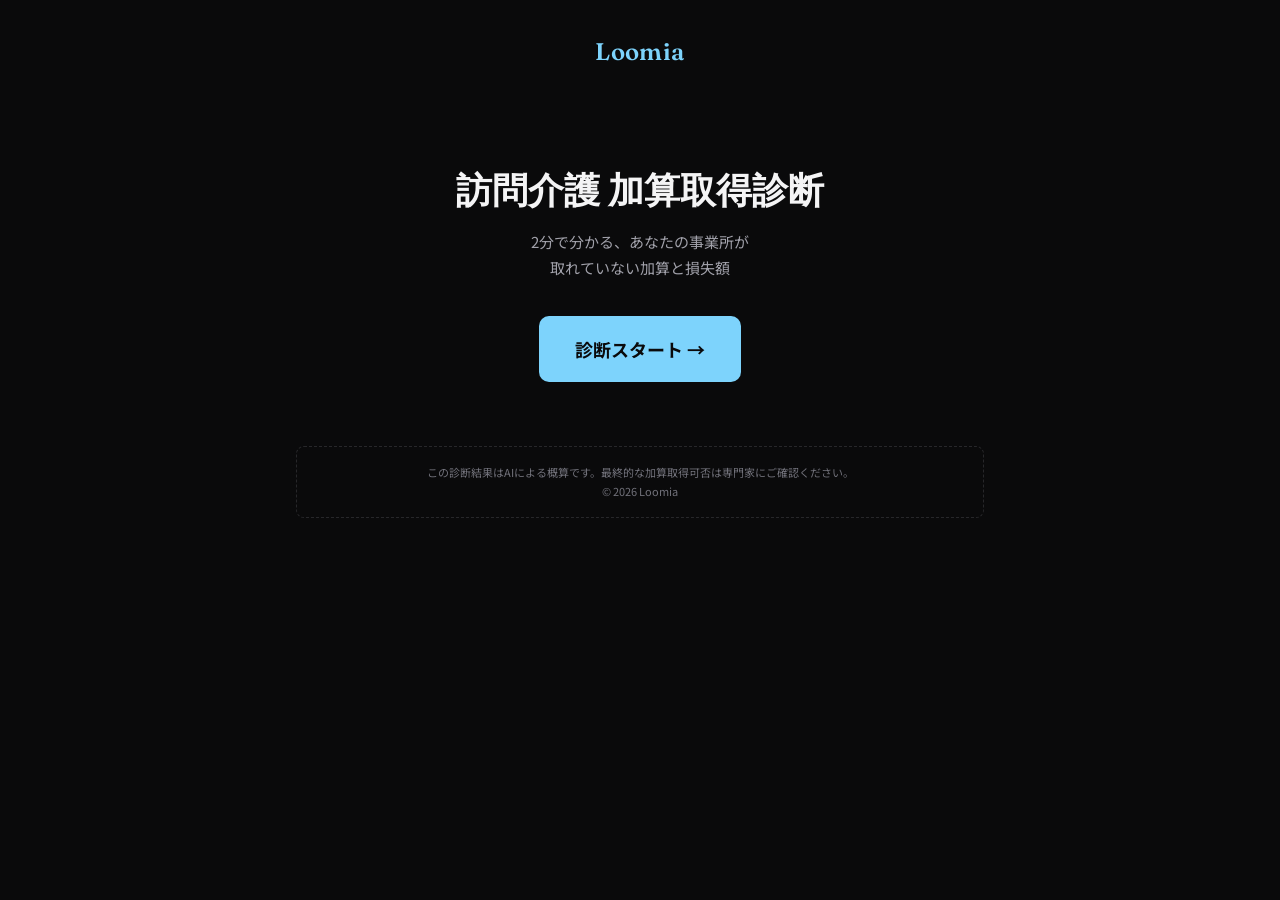
<file: tools/kazan-shindan/index.html>
<!DOCTYPE html>
<html lang="ja">
<head>
<meta charset="UTF-8">
<meta name="viewport" content="width=device-width, initial-scale=1.0, viewport-fit=cover">
<meta name="theme-color" content="#0a0a0b">
<meta name="color-scheme" content="dark">
<title>訪問介護 加算取得診断 | Loomia</title>
<meta name="description" content="2分で分かる、あなたの訪問介護事業所が取れていない加算と損失額。10問のQ&Aで即診断。">
<meta name="robots" content="noindex,nofollow">
<link rel="icon" type="image/svg+xml" href="../../favicon.svg">
<link rel="preconnect" href="https://fonts.googleapis.com">
<link rel="preconnect" href="https://fonts.gstatic.com" crossorigin>
<link href="https://fonts.googleapis.com/css2?family=Fraunces:opsz,wght@9..144,500;9..144,600&family=Inter:wght@400;500;600;700&family=Noto+Sans+JP:wght@400;500;600;700&display=swap" rel="stylesheet">
<style>
:root {
  --bg: #0a0a0b;
  --bg-card: #15151a;
  --bg-input: #1c1c20;
  --accent: #7dd3fc;
  --accent-strong: #38bdf8;
  --accent-dim: #5fb8e0;
  --text: #f4f4f5;
  --text-sub: #a1a1aa;
  --text-muted: #71717a;
  --border: #27272a;
  --warning: #fcd34d;
  --error: #f87171;
  --success: #86efac;
  --font-jp: 'Noto Sans JP', system-ui, -apple-system, sans-serif;
  --font-en: 'Inter', system-ui, sans-serif;
  --font-serif: 'Fraunces', Georgia, serif;
}

* { box-sizing: border-box; }

html, body {
  margin: 0;
  padding: 0;
  background: var(--bg);
  color: var(--text);
  font-family: var(--font-jp);
  line-height: 1.7;
  -webkit-font-smoothing: antialiased;
  min-height: 100vh;
}

.app {
  min-height: 100vh;
  display: flex;
  flex-direction: column;
}

.container {
  max-width: 720px;
  width: 100%;
  margin: 0 auto;
  padding: 32px 16px 48px;
  flex: 1;
}

.brand {
  font-family: var(--font-serif);
  font-size: 24px;
  font-weight: 600;
  color: var(--accent);
  letter-spacing: 0.02em;
  text-align: center;
  margin-bottom: 32px;
}

/* ===== Start screen ===== */
.start-hero {
  text-align: center;
  padding: 32px 0 24px;
}

.start-title {
  font-family: var(--font-serif);
  font-size: clamp(26px, 6vw, 36px);
  font-weight: 600;
  line-height: 1.3;
  margin-bottom: 16px;
}

.start-sub {
  font-size: 15px;
  color: var(--text-sub);
  margin-bottom: 36px;
  padding: 0 8px;
}

.btn {
  display: inline-flex;
  align-items: center;
  justify-content: center;
  gap: 8px;
  background: var(--accent);
  color: var(--bg);
  border: none;
  padding: 16px 28px;
  border-radius: 10px;
  font-size: 16px;
  font-weight: 700;
  font-family: inherit;
  cursor: pointer;
  min-height: 56px;
  transition: background 0.2s, transform 0.1s;
  text-decoration: none;
  text-align: center;
}

.btn:hover { background: var(--accent-strong); }
.btn:active { transform: scale(0.98); }

.btn-large {
  font-size: 18px;
  padding: 20px 36px;
  min-height: 64px;
}

.btn-block { width: 100%; }

.btn-secondary {
  background: transparent;
  color: var(--text);
  border: 1px solid var(--border);
}

.btn-secondary:hover {
  border-color: var(--accent);
  color: var(--accent);
}

.btn-row {
  display: flex;
  gap: 10px;
  flex-wrap: wrap;
  margin-top: 16px;
}

.disclaimer {
  font-size: 11px;
  color: var(--text-muted);
  line-height: 1.7;
  margin-top: 40px;
  padding: 16px 20px;
  border: 1px dashed var(--border);
  border-radius: 8px;
  text-align: center;
}

/* ===== Question screen ===== */
.progress-bar {
  width: 100%;
  height: 4px;
  background: var(--border);
  border-radius: 2px;
  margin-bottom: 20px;
  overflow: hidden;
}

.progress-fill {
  height: 100%;
  background: var(--accent);
  transition: width 0.3s ease;
  border-radius: 2px;
}

.progress-text {
  font-size: 12px;
  color: var(--text-muted);
  letter-spacing: 0.1em;
  margin-bottom: 24px;
  font-family: var(--font-en);
  text-align: center;
}

.q-card {
  background: var(--bg-card);
  border: 1px solid var(--border);
  border-radius: 14px;
  padding: 28px 22px;
  margin-bottom: 20px;
}

.q-num {
  font-family: var(--font-en);
  font-size: 13px;
  letter-spacing: 0.1em;
  color: var(--accent);
  margin-bottom: 8px;
}

.q-text {
  font-size: 18px;
  font-weight: 600;
  line-height: 1.5;
  margin-bottom: 24px;
}

.options {
  display: flex;
  flex-direction: column;
  gap: 10px;
}

.option {
  display: block;
  background: var(--bg-input);
  border: 1px solid var(--border);
  color: var(--text);
  padding: 16px 18px;
  border-radius: 10px;
  font-size: 15px;
  font-weight: 500;
  font-family: inherit;
  cursor: pointer;
  text-align: left;
  width: 100%;
  transition: all 0.15s;
  min-height: 56px;
}

.option:hover {
  border-color: var(--accent);
  background: rgba(125, 211, 252, 0.04);
}

.option.selected {
  border-color: var(--accent);
  background: rgba(125, 211, 252, 0.1);
  color: var(--accent);
}

.q-footer {
  display: flex;
  gap: 10px;
  justify-content: space-between;
  margin-top: 24px;
}

.q-footer .btn { flex: 1; }

/* ===== Result screen ===== */
.result-hero {
  text-align: center;
  background: var(--bg-card);
  border: 1px solid var(--border);
  border-radius: 14px;
  padding: 36px 22px;
  margin-bottom: 28px;
}

.result-label {
  font-size: 13px;
  color: var(--text-sub);
  margin-bottom: 12px;
  letter-spacing: 0.05em;
}

.result-amount {
  font-family: var(--font-serif);
  font-size: clamp(36px, 9vw, 56px);
  font-weight: 600;
  color: var(--accent);
  line-height: 1.1;
  margin: 8px 0;
}

.result-amount-unit {
  font-size: 0.5em;
  color: var(--text);
  margin-left: 6px;
}

.result-caption {
  font-size: 14px;
  color: var(--text-sub);
  margin-top: 12px;
  line-height: 1.7;
}

.section-title {
  font-family: var(--font-serif);
  font-size: 20px;
  font-weight: 600;
  margin: 32px 0 16px;
}

.kazan-card {
  background: var(--bg-card);
  border: 1px solid var(--border);
  border-radius: 12px;
  padding: 22px 20px;
  margin-bottom: 14px;
  border-left: 3px solid var(--accent);
}

.kazan-rank {
  display: inline-block;
  font-family: var(--font-en);
  font-size: 11px;
  font-weight: 700;
  color: var(--accent);
  border: 1px solid var(--accent);
  padding: 3px 10px;
  border-radius: 4px;
  letter-spacing: 0.1em;
  margin-bottom: 10px;
}

.kazan-name {
  font-size: 17px;
  font-weight: 700;
  margin-bottom: 8px;
}

.kazan-loss {
  font-size: 15px;
  color: var(--accent);
  font-weight: 600;
  margin-bottom: 14px;
}

.kazan-loss strong {
  font-size: 22px;
  font-family: var(--font-serif);
}

.kazan-conditions {
  font-size: 13px;
  color: var(--text-sub);
  margin-bottom: 6px;
}

.kazan-conditions ul {
  margin: 4px 0 0;
  padding-left: 20px;
}

.kazan-conditions li { margin: 4px 0; }

.empty-state {
  background: var(--bg-card);
  border: 1px solid var(--border);
  border-radius: 12px;
  padding: 28px 22px;
  text-align: center;
  color: var(--text-sub);
}

.cta-block {
  background: rgba(125, 211, 252, 0.06);
  border: 1px solid rgba(125, 211, 252, 0.2);
  border-radius: 14px;
  padding: 28px 22px;
  margin: 36px 0 24px;
  text-align: center;
}

.cta-title {
  font-family: var(--font-serif);
  font-size: 20px;
  font-weight: 600;
  margin-bottom: 8px;
  line-height: 1.4;
}

.cta-sub {
  font-size: 14px;
  color: var(--text-sub);
  margin-bottom: 20px;
}

.cta-block .btn-row {
  flex-direction: column;
  gap: 10px;
  margin-top: 16px;
}

.cta-block .btn { width: 100%; }

.legal-note {
  font-size: 11px;
  color: var(--text-muted);
  line-height: 1.7;
  margin-top: 24px;
  padding-top: 20px;
  border-top: 1px solid var(--border);
  text-align: center;
}

.hidden { display: none !important; }

@media (max-width: 480px) {
  .container { padding: 24px 14px 40px; }
  .q-card { padding: 22px 18px; }
  .result-hero { padding: 28px 18px; }
  .kazan-card { padding: 18px 16px; }
  .cta-block { padding: 22px 18px; }
}
</style>
</head>
<body>
<div class="app">
  <div class="container">

    <div class="brand">Loomia</div>

    <!-- ===== START SCREEN ===== -->
    <section id="screenStart">
      <div class="start-hero">
        <h1 class="start-title">訪問介護 加算取得診断</h1>
        <p class="start-sub">2分で分かる、あなたの事業所が<br>取れていない加算と損失額</p>
        <button class="btn btn-large" id="startBtn">診断スタート →</button>
      </div>
      <p class="disclaimer">
        この診断結果はAIによる概算です。最終的な加算取得可否は専門家にご確認ください。<br>
        © 2026 Loomia
      </p>
    </section>

    <!-- ===== QUESTION SCREEN ===== -->
    <section id="screenQuestion" class="hidden">
      <div class="progress-bar">
        <div class="progress-fill" id="progressFill"></div>
      </div>
      <div class="progress-text" id="progressText">QUESTION 1 / 10</div>

      <div class="q-card">
        <div class="q-num" id="qNum">Q1</div>
        <div class="q-text" id="qText"></div>
        <div class="options" id="qOptions"></div>
      </div>

      <div class="q-footer">
        <button class="btn btn-secondary" id="prevBtn">← 戻る</button>
        <button class="btn" id="nextBtn">次へ →</button>
      </div>
    </section>

    <!-- ===== RESULT SCREEN ===== -->
    <section id="screenResult" class="hidden">
      <div class="result-hero">
        <div class="result-label">あなたの事業所は毎月</div>
        <div class="result-amount" id="resultAmount">0<span class="result-amount-unit">万円</span></div>
        <div class="result-caption" id="resultCaption">の加算を取れていない可能性があります</div>
      </div>

      <h2 class="section-title">取れていない加算 ベスト3</h2>
      <div id="kazanList"></div>

      <div class="cta-block">
        <div class="cta-title">Loomiaの無料相談で<br>加算取得のロードマップを作りましょう</div>
        <p class="cta-sub">診断結果を踏まえて、現場フローと書類整備の優先順位をお話しします</p>
        <div class="btn-row">
          <a href="mailto:loomia.jp@gmail.com?subject=%E5%8A%A0%E7%AE%97%E5%8F%96%E5%BE%97%E7%9B%B8%E8%AB%87" class="btn">📅 20分無料相談を予約する</a>
          <a href="https://script.google.com/macros/s/AKfycbz86DTjH9qau2lQ0CbIpVfoJJ9VpGRfvAMfq1XfAdaRIg4TjIl25avNMNHsYJiSl-2z/exec" class="btn btn-secondary">📋 無料のAI活用度診断も受ける</a>
        </div>
      </div>

      <div class="btn-row" style="margin-top:8px;">
        <button class="btn btn-secondary btn-block" id="restartBtn">🔄 もう一度診断する</button>
      </div>

      <p class="legal-note">
        この診断はAIによる概算であり、実際の加算算定可否は事業所の状況・要件確認・専門家への相談が必要です。<br>
        加算の最終判断はサービス提供責任者・管理者が行ってください。© 2026 Loomia
      </p>
    </section>

  </div>
</div>

<script>
'use strict';

// ===== Constants =====
const STORAGE_KEY = 'loomia_kazan_shindan_state_v1';
const UNIT_PRICE = 10.72; // 介護報酬1単位 (円、訪問介護の標準的な地域区分)

// 利用者数の代表値(計算用)
const USER_COUNT_BY_OPTION = {
  '10人未満': 5,
  '10〜30人': 20,
  '31〜50人': 40,
  '51人以上': 70
};

// 訪問介護の月額利用者単価(処遇改善加算計算用、保守的見積)
const MONTHLY_REVENUE_PER_USER = 35000;

// ===== Questions =====
const QUESTIONS = [
  {
    id: 'q1_staff',
    text: '常勤・非常勤含めたヘルパーの総数は?',
    options: ['5人未満', '5〜10人', '11〜20人', '21人以上']
  },
  {
    id: 'q2_users',
    text: '現在の利用者数(月)は?',
    options: ['10人未満', '10〜30人', '31〜50人', '51人以上']
  },
  {
    id: 'q3_shogu',
    text: '処遇改善加算の現在の算定区分は?',
    options: ['区分Ⅰ(最上位)', '区分Ⅱ', '区分Ⅲ', '取っていない', 'わからない']
  },
  {
    id: 'q4_seisansei',
    text: '生産性向上推進体制加算を取っていますか?',
    options: ['加算Ⅰを取っている', '加算Ⅱを取っている', '取っていない', 'わからない']
  },
  {
    id: 'q5_ict',
    text: '訪問記録をスマホやタブレットで入力していますか?',
    options: ['はい、全員', 'はい、一部', 'いいえ、紙で書いている']
  },
  {
    id: 'q6_intercom',
    text: 'インカム(ヘッドセット等)を使っていますか?',
    options: ['使っている', '使っていない']
  },
  {
    id: 'q7_life',
    text: 'LIFEにデータを提出していますか?',
    options: ['毎月提出している', 'たまに提出している', '提出していない', 'LIFEを知らない']
  },
  {
    id: 'q8_tokutei',
    text: '特定事業所加算を取っていますか?',
    options: ['取っている', '取っていない', 'わからない']
  },
  {
    id: 'q9_careplan',
    text: 'ケアプランデータ連携システムを使っていますか?',
    options: ['使っている', '使っていない', 'わからない']
  },
  {
    id: 'q10_pain',
    text: '現在、月単位でどのくらいの課題を感じていますか?',
    options: ['記録業務の時間', '加算の書類作成', 'ヘルパーの採用・定着', '利用者・家族対応', 'その他']
  }
];

// ===== State =====
let state = {
  currentIndex: 0,
  answers: {}
};

// ===== Elements =====
const $ = id => document.getElementById(id);
const screenStart = $('screenStart');
const screenQuestion = $('screenQuestion');
const screenResult = $('screenResult');

// ===== Init =====
function init() {
  loadState();
  bindEvents();

  if (Object.keys(state.answers).length === 10) {
    showResult();
  } else if (Object.keys(state.answers).length > 0) {
    showQuestion();
  } else {
    showStart();
  }
}

function bindEvents() {
  $('startBtn').addEventListener('click', () => {
    state.currentIndex = 0;
    state.answers = {};
    saveState();
    showQuestion();
  });
  $('prevBtn').addEventListener('click', () => {
    if (state.currentIndex > 0) {
      state.currentIndex--;
      saveState();
      renderQuestion();
    } else {
      showStart();
    }
  });
  $('nextBtn').addEventListener('click', () => {
    const q = QUESTIONS[state.currentIndex];
    if (!state.answers[q.id]) {
      // No answer selected yet
      const opts = $('qOptions').querySelectorAll('.option');
      opts.forEach(o => o.style.borderColor = 'var(--error)');
      setTimeout(() => {
        opts.forEach(o => o.style.borderColor = '');
      }, 1200);
      return;
    }
    if (state.currentIndex < QUESTIONS.length - 1) {
      state.currentIndex++;
      saveState();
      renderQuestion();
    } else {
      saveState();
      showResult();
    }
  });
  $('restartBtn').addEventListener('click', () => {
    state.currentIndex = 0;
    state.answers = {};
    localStorage.removeItem(STORAGE_KEY);
    showStart();
  });
}

// ===== Persistence =====
function saveState() {
  try {
    localStorage.setItem(STORAGE_KEY, JSON.stringify(state));
  } catch (e) { /* ignore */ }
}

function loadState() {
  try {
    const raw = localStorage.getItem(STORAGE_KEY);
    if (raw) {
      const parsed = JSON.parse(raw);
      if (parsed && typeof parsed === 'object') {
        state = { currentIndex: 0, answers: {}, ...parsed };
      }
    }
  } catch (e) { /* ignore */ }
}

// ===== Screen transitions =====
function showStart() {
  screenStart.classList.remove('hidden');
  screenQuestion.classList.add('hidden');
  screenResult.classList.add('hidden');
  window.scrollTo({ top: 0, behavior: 'smooth' });
}

function showQuestion() {
  screenStart.classList.add('hidden');
  screenQuestion.classList.remove('hidden');
  screenResult.classList.add('hidden');
  renderQuestion();
}

function showResult() {
  screenStart.classList.add('hidden');
  screenQuestion.classList.add('hidden');
  screenResult.classList.remove('hidden');
  renderResult();
  window.scrollTo({ top: 0, behavior: 'smooth' });
}

// ===== Render question =====
function renderQuestion() {
  const idx = state.currentIndex;
  const q = QUESTIONS[idx];

  const pct = Math.round(((idx + 1) / QUESTIONS.length) * 100);
  $('progressFill').style.width = pct + '%';
  $('progressText').textContent = 'QUESTION ' + (idx + 1) + ' / ' + QUESTIONS.length;

  $('qNum').textContent = 'Q' + (idx + 1);
  $('qText').textContent = q.text;

  const optsContainer = $('qOptions');
  optsContainer.innerHTML = '';
  q.options.forEach(option => {
    const btn = document.createElement('button');
    btn.type = 'button';
    btn.className = 'option';
    btn.textContent = option;
    if (state.answers[q.id] === option) {
      btn.classList.add('selected');
    }
    btn.addEventListener('click', () => {
      state.answers[q.id] = option;
      saveState();
      optsContainer.querySelectorAll('.option').forEach(b => b.classList.remove('selected'));
      btn.classList.add('selected');
    });
    optsContainer.appendChild(btn);
  });

  $('nextBtn').textContent = (idx === QUESTIONS.length - 1) ? '結果を見る →' : '次へ →';
  $('prevBtn').textContent = (idx === 0) ? '← スタートに戻る' : '← 戻る';

  window.scrollTo({ top: 0, behavior: 'smooth' });
}

// ===== Calculation =====
function calculateLosses() {
  const a = state.answers;
  const userCount = USER_COUNT_BY_OPTION[a.q2_users] || 20;
  const usesIct = (a.q5_ict === 'はい、全員' || a.q5_ict === 'はい、一部');
  const usesIntercom = (a.q6_intercom === '使っている');

  const cards = [];

  // 1. 生産性向上推進体制加算
  // 加算Ⅰ: 月100単位 / 加算Ⅱ: 月10単位
  const seisansei = a.q4_seisansei;
  const hasSeisanseiI = (seisansei === '加算Ⅰを取っている');
  const hasSeisanseiII = (seisansei === '加算Ⅱを取っている');

  if (!hasSeisanseiI) {
    if (usesIct && usesIntercom && !hasSeisanseiII) {
      // 加算Ⅰの取得余地あり(ICT+インカム両方使用)
      const loss = 100 * userCount * UNIT_PRICE;
      cards.push({
        name: '生産性向上推進体制加算Ⅰ',
        loss: loss,
        conditions: [
          'ICT機器(タブレット等)の利用',
          'インカム等のコミュニケーション機器の利用',
          '生産性向上計画の策定とデータ提出'
        ]
      });
    } else if (usesIct && !hasSeisanseiII) {
      // 加算Ⅱの取得余地あり(ICT使用)
      const loss = 10 * userCount * UNIT_PRICE;
      cards.push({
        name: '生産性向上推進体制加算Ⅱ',
        loss: loss,
        conditions: [
          'ICT機器(タブレット等)の利用',
          '生産性向上計画の策定',
          '効果の継続的な測定'
        ]
      });
    } else if (hasSeisanseiII && usesIct && usesIntercom) {
      // Ⅱ→Ⅰへの上位移行
      const loss = (100 - 10) * userCount * UNIT_PRICE;
      cards.push({
        name: '生産性向上推進体制加算Ⅰ(Ⅱからの上位移行)',
        loss: loss,
        conditions: [
          'インカム等のコミュニケーション機器の継続利用',
          '生産性向上の効果データ提出',
          '上位区分に必要な体制整備'
        ]
      });
    }
  }

  // 2. 科学的介護推進体制加算 (LIFE)
  // 月40単位 × 利用者数
  if (a.q7_life !== '毎月提出している') {
    const loss = 40 * userCount * UNIT_PRICE;
    let conditions;
    if (a.q7_life === 'LIFEを知らない') {
      conditions = [
        'LIFE(科学的介護情報システム)への利用者データ登録',
        '月次でのデータ提出',
        '提出データに基づくケア改善のPDCA運用'
      ];
    } else {
      conditions = [
        '毎月のLIFEへのデータ提出(現在不定期 → 毎月化)',
        '提出データに基づくケア改善のPDCA運用',
        'フィードバックの活用'
      ];
    }
    cards.push({
      name: '科学的介護推進体制加算(LIFE)',
      loss: loss,
      conditions: conditions
    });
  }

  // 3. 処遇改善加算 上位区分
  // 区分Ⅱ - 区分Ⅲ の差は約4.2%(訪問介護)
  const shogu = a.q3_shogu;
  if (shogu === '区分Ⅲ') {
    const loss = userCount * MONTHLY_REVENUE_PER_USER * 0.042;
    cards.push({
      name: '処遇改善加算 区分Ⅱへの上位移行',
      loss: loss,
      conditions: [
        '職場環境等要件の3区分以上の取り組み',
        'キャリアパス要件の3要件全て充足',
        '月額賃金改善要件の継続的な実施'
      ]
    });
  } else if (shogu === '取っていない') {
    const loss = userCount * MONTHLY_REVENUE_PER_USER * 0.224;
    cards.push({
      name: '処遇改善加算(新規取得)',
      loss: loss,
      conditions: [
        'キャリアパス要件の整備',
        '職場環境等要件の取り組み',
        '賃金改善計画の策定と都道府県への届出'
      ]
    });
  } else if (shogu === 'わからない') {
    // 概算で区分Ⅲ→Ⅱ相当を表示
    const loss = userCount * MONTHLY_REVENUE_PER_USER * 0.042;
    cards.push({
      name: '処遇改善加算 算定状況の確認',
      loss: loss,
      conditions: [
        '現在の算定区分の確認',
        '上位区分に必要な要件のギャップ分析',
        '賃金改善計画の見直し'
      ]
    });
  }

  // 4. ケアプランデータ連携加算
  // 月100単位 × ケアマネ連携件数(≒ 利用者数)
  if (a.q9_careplan === '使っていない' || a.q9_careplan === 'わからない') {
    const loss = 100 * userCount * UNIT_PRICE;
    cards.push({
      name: 'ケアプランデータ連携加算',
      loss: loss,
      conditions: [
        '国保連のケアプランデータ連携システムへの利用申込',
        'ケアマネ事業所との連携合意',
        '電子的なケアプラン送受信運用'
      ]
    });
  }

  // 5. 特定事業所加算(参考、Q8 が「取っていない」なら参考表示)
  if (a.q8_tokutei === '取っていない') {
    // 訪問介護の特定事業所加算Ⅴ(初任者・実務者中心) などの試算は複雑なため、概算 5% 上乗せ相当として表示
    const loss = userCount * MONTHLY_REVENUE_PER_USER * 0.05;
    cards.push({
      name: '特定事業所加算',
      loss: loss,
      conditions: [
        '介護福祉士の配置割合(区分により30〜60%以上)',
        '個別研修計画の作成と実施',
        '緊急時訪問介護加算等の体制整備'
      ]
    });
  }

  // Sort by loss descending and pick top 3
  cards.sort((x, y) => y.loss - x.loss);
  const top3 = cards.slice(0, 3);
  const totalLoss = cards.reduce((sum, c) => sum + c.loss, 0);

  return { top3, totalLoss, allCards: cards };
}

// ===== Render result =====
function renderResult() {
  const { top3, totalLoss } = calculateLosses();

  // Format total loss
  const totalLossYen = Math.round(totalLoss);
  const totalLossMan = Math.round(totalLossYen / 10000);

  let amountText;
  if (totalLossMan >= 1) {
    amountText = '約 ' + totalLossMan.toLocaleString('ja-JP');
    $('resultAmount').innerHTML = amountText + '<span class="result-amount-unit">万円</span>';
  } else {
    amountText = totalLossYen.toLocaleString('ja-JP');
    $('resultAmount').innerHTML = amountText + '<span class="result-amount-unit">円</span>';
  }

  // Render top 3 cards
  const list = $('kazanList');
  list.innerHTML = '';

  if (top3.length === 0) {
    const empty = document.createElement('div');
    empty.className = 'empty-state';
    empty.innerHTML = '🎉 現状の回答からは、明確に取りこぼしている加算は検出されませんでした。<br>さらに最適化できる余地がないか、ぜひ無料相談でお話しさせてください。';
    list.appendChild(empty);
    $('resultAmount').innerHTML = '0<span class="result-amount-unit">円</span>';
    $('resultCaption').textContent = 'の取りこぼしは検出されませんでした';
  } else {
    top3.forEach((card, i) => {
      const lossYen = Math.round(card.loss);
      const lossMan = (lossYen / 10000);
      const lossDisplay = lossMan >= 1
        ? '<strong>約 ' + lossMan.toFixed(1) + '</strong> 万円 / 月'
        : '<strong>' + lossYen.toLocaleString('ja-JP') + '</strong> 円 / 月';

      const condList = card.conditions.map(c => '<li>' + escapeHtml(c) + '</li>').join('');

      const cardEl = document.createElement('div');
      cardEl.className = 'kazan-card';
      cardEl.innerHTML =
        '<div class="kazan-rank">優先度 ' + (i + 1) + '</div>' +
        '<div class="kazan-name">' + escapeHtml(card.name) + '</div>' +
        '<div class="kazan-loss">取得時の収益増(試算): ' + lossDisplay + '</div>' +
        '<div class="kazan-conditions">取得に必要な主な条件:<ul>' + condList + '</ul></div>';
      list.appendChild(cardEl);
    });
  }
}

function escapeHtml(s) {
  return String(s)
    .replace(/&/g, '&amp;')
    .replace(/</g, '&lt;')
    .replace(/>/g, '&gt;')
    .replace(/"/g, '&quot;')
    .replace(/'/g, '&#39;');
}

// ===== Boot =====
document.addEventListener('DOMContentLoaded', init);
</script>
</body>
</html>
</file>
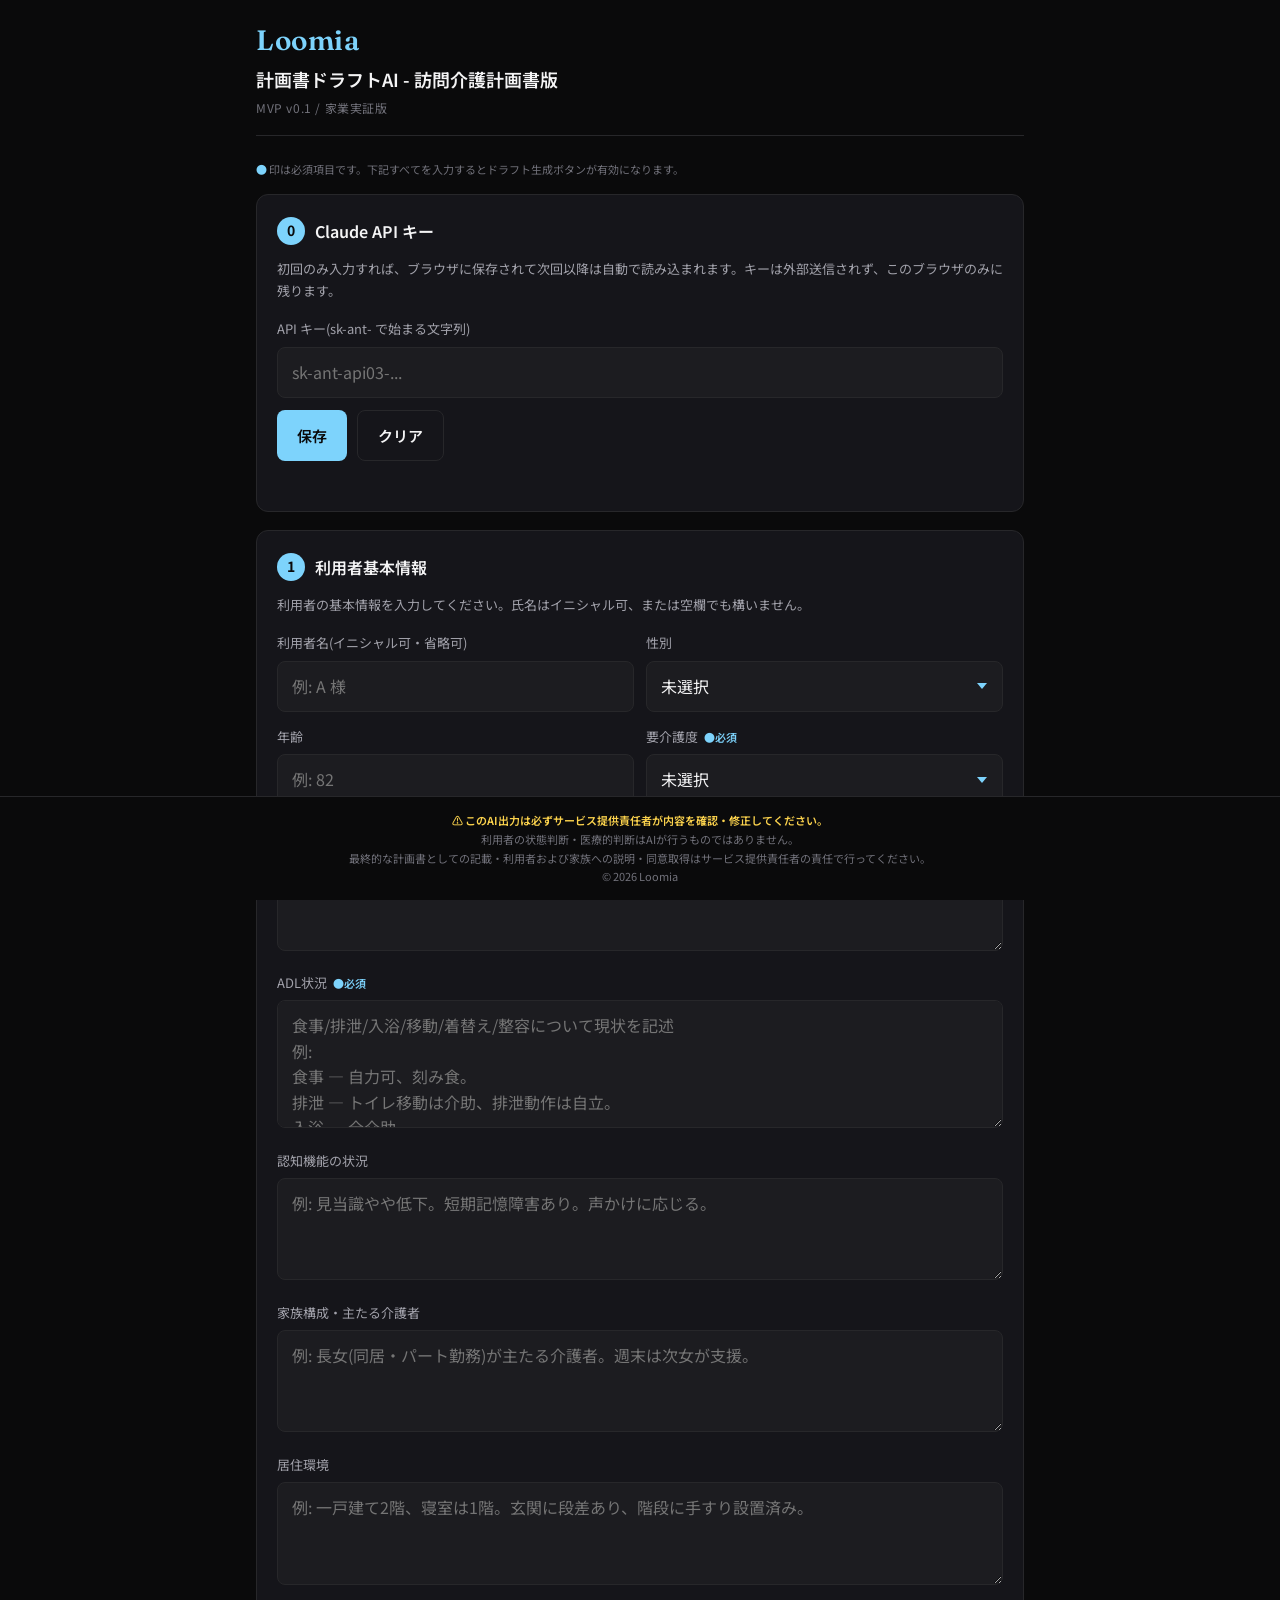
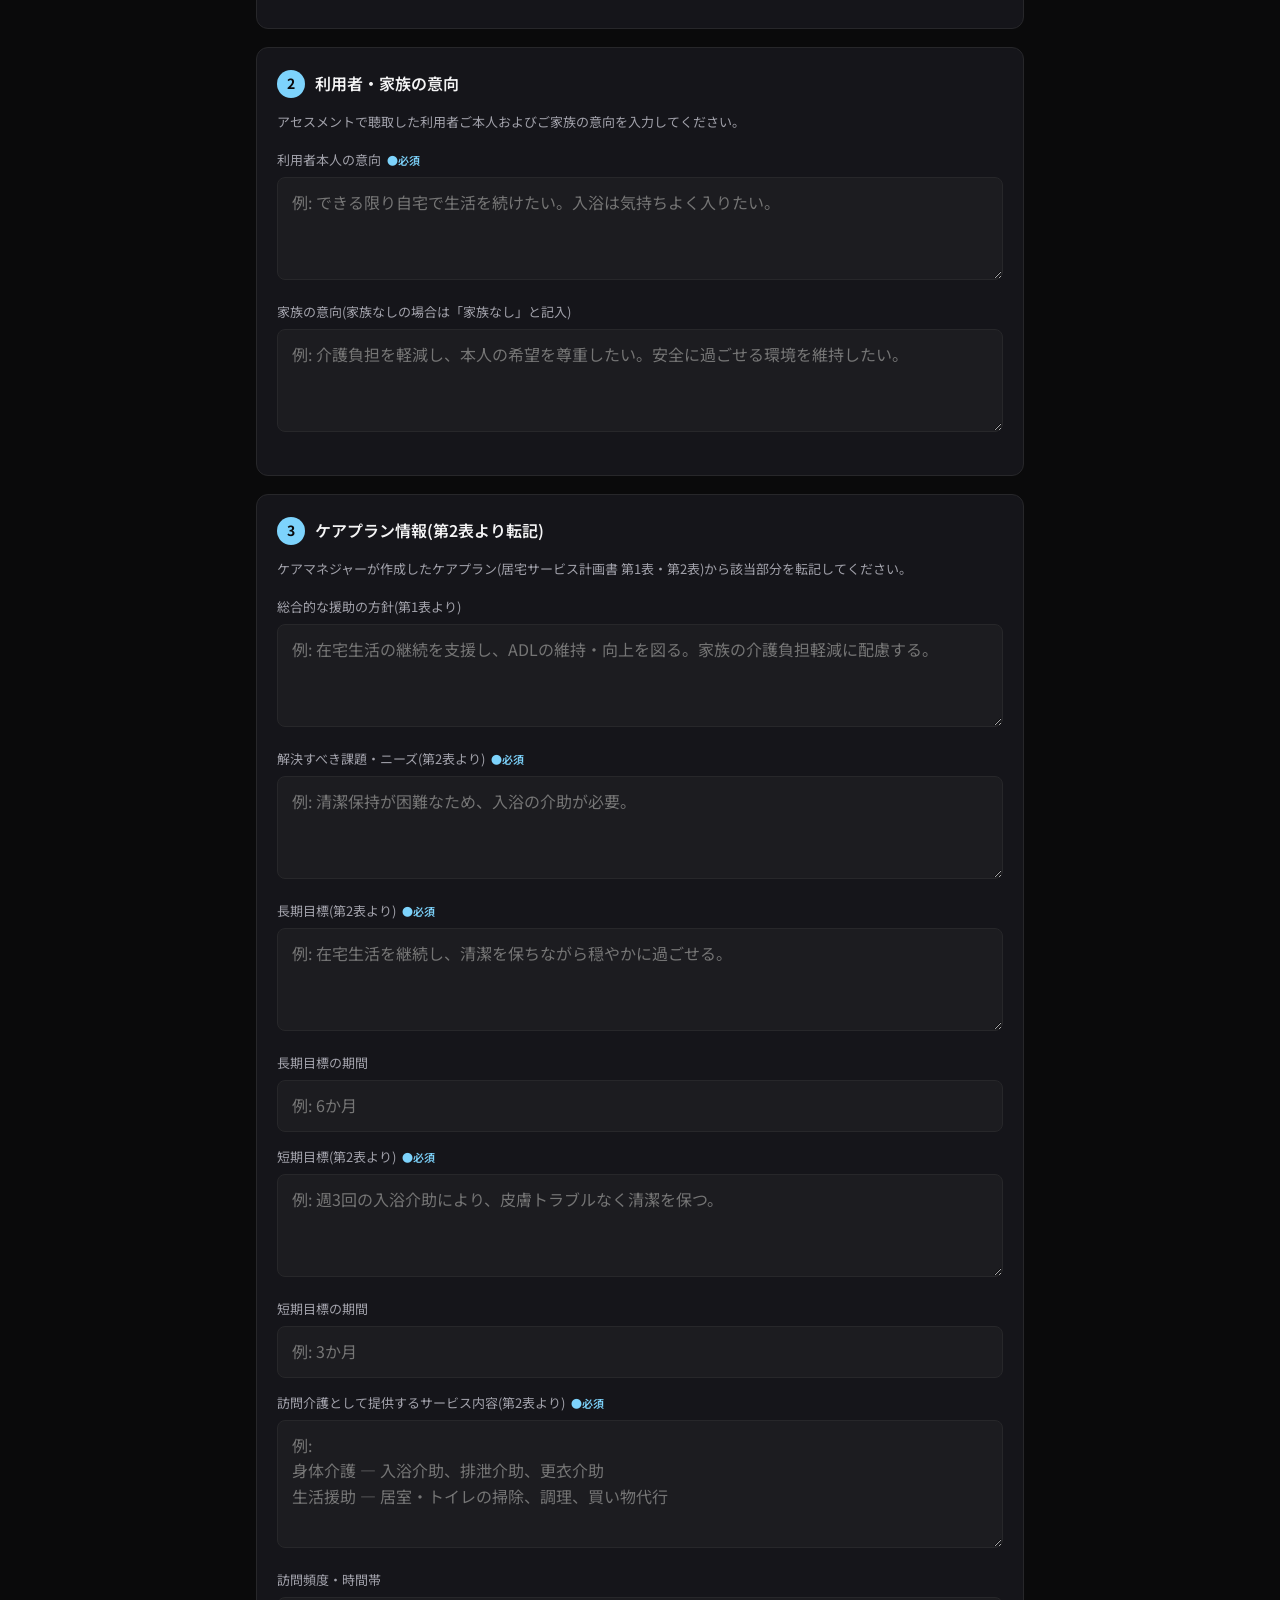
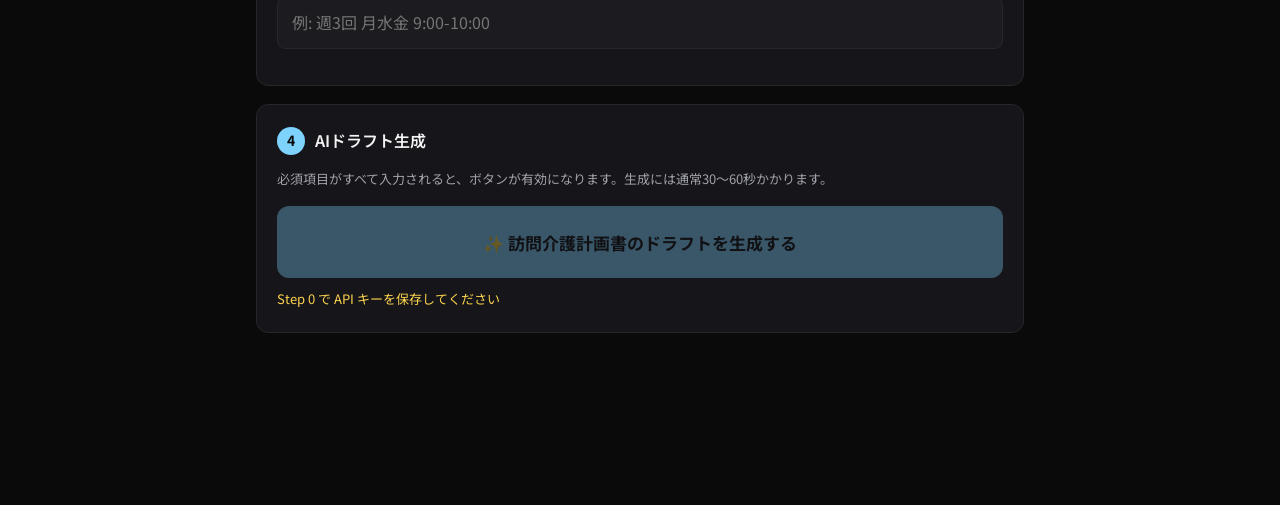
<file: tools/keikaku-mate/index.html>
<!DOCTYPE html>
<html lang="ja">
<head>
<meta charset="UTF-8">
<meta name="viewport" content="width=device-width, initial-scale=1.0, viewport-fit=cover">
<meta name="theme-color" content="#0a0a0b">
<meta name="color-scheme" content="dark">
<meta name="robots" content="noindex,nofollow">
<title>計画書ドラフトAI 訪問介護計画書版 | Loomia MVP v0.1</title>
<meta name="description" content="訪問介護のサービス提供責任者向け、計画書ドラフトAI MVP v0.1。AIは下書きのみを生成し、最終判断はサ責が行います。">
<link rel="icon" type="image/svg+xml" href="../../favicon.svg">
<link rel="preconnect" href="https://fonts.googleapis.com">
<link rel="preconnect" href="https://fonts.gstatic.com" crossorigin>
<link href="https://fonts.googleapis.com/css2?family=Fraunces:opsz,wght@9..144,500;9..144,600&family=Inter:wght@400;500;600;700&family=Noto+Sans+JP:wght@400;500;600;700&display=swap" rel="stylesheet">
<style>
:root {
  --bg: #0a0a0b;
  --bg-card: #15151a;
  --bg-input: #1c1c20;
  --accent: #7dd3fc;
  --accent-strong: #38bdf8;
  --accent-dim: #5fb8e0;
  --text: #f4f4f5;
  --text-sub: #a1a1aa;
  --text-muted: #71717a;
  --border: #27272a;
  --warning: #fcd34d;
  --error: #f87171;
  --success: #86efac;
  --font-jp: 'Noto Sans JP', system-ui, -apple-system, sans-serif;
  --font-en: 'Inter', system-ui, sans-serif;
  --font-serif: 'Fraunces', Georgia, serif;
}

* { box-sizing: border-box; }

html, body {
  margin: 0;
  padding: 0;
  background: var(--bg);
  color: var(--text);
  font-family: var(--font-jp);
  line-height: 1.7;
  -webkit-font-smoothing: antialiased;
  min-height: 100vh;
}

.app {
  min-height: 100vh;
  padding-bottom: 130px;
}

.container {
  max-width: 800px;
  width: 100%;
  margin: 0 auto;
  padding: 24px 16px;
}

.header {
  border-bottom: 1px solid var(--border);
  padding-bottom: 16px;
  margin-bottom: 24px;
}

.brand {
  font-family: var(--font-serif);
  font-size: 28px;
  font-weight: 600;
  color: var(--accent);
  letter-spacing: 0.02em;
  line-height: 1.2;
}

.title {
  font-size: 18px;
  font-weight: 600;
  margin-top: 6px;
}

.version {
  font-size: 12px;
  color: var(--text-muted);
  margin-top: 4px;
  letter-spacing: 0.05em;
}

.step {
  background: var(--bg-card);
  border: 1px solid var(--border);
  border-radius: 12px;
  padding: 22px 20px;
  margin-bottom: 18px;
}

.step-header {
  display: flex;
  align-items: center;
  gap: 10px;
  margin-bottom: 8px;
}

.step-num {
  background: var(--accent);
  color: var(--bg);
  width: 28px;
  height: 28px;
  border-radius: 50%;
  display: inline-flex;
  align-items: center;
  justify-content: center;
  font-weight: 700;
  font-size: 14px;
  flex-shrink: 0;
}

.step-title {
  font-size: 16px;
  font-weight: 600;
}

.step-help {
  font-size: 13px;
  color: var(--text-sub);
  margin-bottom: 16px;
}

.field {
  margin-bottom: 14px;
}

.field-row {
  display: grid;
  grid-template-columns: 1fr 1fr;
  gap: 12px;
  margin-bottom: 14px;
}

@media (max-width: 600px) {
  .field-row { grid-template-columns: 1fr; }
}

label.field-label {
  display: block;
  font-size: 13px;
  color: var(--text-sub);
  margin-bottom: 6px;
}

label.field-label .required {
  color: var(--accent);
  font-size: 11px;
  margin-left: 6px;
  font-weight: 600;
}

input[type="text"],
input[type="password"],
input[type="number"],
select,
textarea {
  width: 100%;
  background: var(--bg-input);
  border: 1px solid var(--border);
  color: var(--text);
  padding: 12px 14px;
  font-size: 16px;
  border-radius: 8px;
  font-family: inherit;
  line-height: 1.6;
}

textarea {
  min-height: 90px;
  resize: vertical;
}

input:focus, textarea:focus, select:focus {
  outline: none;
  border-color: var(--accent);
}

select {
  appearance: none;
  -webkit-appearance: none;
  background-image: url("data:image/svg+xml;utf8,<svg xmlns='http://www.w3.org/2000/svg' width='12' height='12' viewBox='0 0 12 12'><path fill='%237dd3fc' d='M6 9L1 3h10z'/></svg>");
  background-repeat: no-repeat;
  background-position: right 14px center;
  padding-right: 36px;
}

.btn {
  display: inline-flex;
  align-items: center;
  justify-content: center;
  gap: 8px;
  background: var(--accent);
  color: var(--bg);
  border: none;
  padding: 14px 20px;
  border-radius: 8px;
  font-size: 15px;
  font-weight: 600;
  font-family: inherit;
  cursor: pointer;
  min-height: 48px;
  transition: background 0.2s;
}

.btn:hover { background: var(--accent-strong); }

.btn:disabled {
  opacity: 0.35;
  cursor: not-allowed;
}

.btn-secondary {
  background: transparent;
  color: var(--text);
  border: 1px solid var(--border);
}

.btn-secondary:hover {
  border-color: var(--accent);
  color: var(--accent);
}

.btn-row {
  display: flex;
  gap: 10px;
  flex-wrap: wrap;
  margin-top: 12px;
}

.btn-block { width: 100%; }

.generate-btn {
  width: 100%;
  background: var(--accent);
  color: var(--bg);
  border: none;
  padding: 22px 24px;
  border-radius: 12px;
  font-size: 17px;
  font-weight: 700;
  font-family: inherit;
  cursor: pointer;
  min-height: 72px;
  transition: all 0.2s;
  box-shadow: 0 4px 16px rgba(125, 211, 252, 0.18);
}

.generate-btn:hover:not(:disabled) {
  background: var(--accent-strong);
}

.generate-btn:disabled {
  opacity: 0.35;
  cursor: not-allowed;
  box-shadow: none;
}

.status {
  font-size: 13px;
  margin-top: 10px;
  color: var(--text-sub);
  min-height: 1.4em;
}

.status.success { color: var(--success); }
.status.error { color: var(--error); }
.status.warning { color: var(--warning); }

.loading {
  display: inline-flex;
  align-items: center;
  gap: 10px;
  color: var(--accent);
  font-size: 14px;
}

.spinner {
  width: 16px;
  height: 16px;
  border: 2px solid var(--border);
  border-top-color: var(--accent);
  border-radius: 50%;
  animation: spin 0.8s linear infinite;
  display: inline-block;
}

@keyframes spin {
  to { transform: rotate(360deg); }
}

.required-note {
  font-size: 11px;
  color: var(--text-muted);
  margin-bottom: 16px;
}

.hidden { display: none !important; }

.footer {
  position: fixed;
  bottom: 0;
  left: 0;
  right: 0;
  background: var(--bg);
  border-top: 1px solid var(--border);
  padding: 14px 16px;
  padding-bottom: calc(14px + env(safe-area-inset-bottom, 0));
  font-size: 11px;
  color: var(--text-muted);
  text-align: center;
  line-height: 1.7;
  z-index: 100;
}

.footer strong {
  color: var(--warning);
  font-weight: 600;
}

@media (max-width: 480px) {
  .container { padding: 18px 12px; }
  .step { padding: 18px 16px; }
  .brand { font-size: 24px; }
  .title { font-size: 15px; }
  .generate-btn { padding: 18px 16px; font-size: 16px; min-height: 64px; }
}
</style>
</head>
<body>
<div class="app">
  <div class="container">

    <header class="header">
      <div class="brand">Loomia</div>
      <div class="title">計画書ドラフトAI - 訪問介護計画書版</div>
      <div class="version">MVP v0.1 / 家業実証版</div>
    </header>

    <p class="required-note"><span style="color:var(--accent);">●</span> 印は必須項目です。下記すべてを入力するとドラフト生成ボタンが有効になります。</p>

    <!-- ===== APIキー入力 ===== -->
    <section class="step">
      <div class="step-header">
        <span class="step-num">0</span>
        <span class="step-title">Claude API キー</span>
      </div>
      <p class="step-help">初回のみ入力すれば、ブラウザに保存されて次回以降は自動で読み込まれます。キーは外部送信されず、このブラウザのみに残ります。</p>
      <label class="field-label" for="apiKey">API キー(sk-ant- で始まる文字列)</label>
      <input type="password" id="apiKey" placeholder="sk-ant-api03-..." autocomplete="off" autocorrect="off" autocapitalize="off" spellcheck="false">
      <div class="btn-row">
        <button class="btn" type="button" id="saveKeyBtn">保存</button>
        <button class="btn btn-secondary" type="button" id="clearKeyBtn">クリア</button>
      </div>
      <div class="status" id="keyStatus"></div>
    </section>

    <!-- ===== Step 1: 利用者基本情報 ===== -->
    <section class="step">
      <div class="step-header">
        <span class="step-num">1</span>
        <span class="step-title">利用者基本情報</span>
      </div>
      <p class="step-help">利用者の基本情報を入力してください。氏名はイニシャル可、または空欄でも構いません。</p>

      <div class="field-row">
        <div>
          <label class="field-label" for="userName">利用者名(イニシャル可・省略可)</label>
          <input type="text" id="userName" placeholder="例: A 様" autocomplete="off">
        </div>
        <div>
          <label class="field-label" for="gender">性別</label>
          <select id="gender">
            <option value="">未選択</option>
            <option value="男性">男性</option>
            <option value="女性">女性</option>
            <option value="その他">その他</option>
            <option value="未回答">未回答</option>
          </select>
        </div>
      </div>

      <div class="field-row">
        <div>
          <label class="field-label" for="age">年齢</label>
          <input type="number" id="age" min="0" max="150" placeholder="例: 82" autocomplete="off">
        </div>
        <div>
          <label class="field-label" for="careLevel">要介護度<span class="required">●必須</span></label>
          <select id="careLevel" data-required="true">
            <option value="">未選択</option>
            <option value="要支援1">要支援1</option>
            <option value="要支援2">要支援2</option>
            <option value="要介護1">要介護1</option>
            <option value="要介護2">要介護2</option>
            <option value="要介護3">要介護3</option>
            <option value="要介護4">要介護4</option>
            <option value="要介護5">要介護5</option>
          </select>
        </div>
      </div>

      <div class="field">
        <label class="field-label" for="illness">主な疾患・既往歴<span class="required">●必須</span></label>
        <textarea id="illness" data-required="true" rows="3" placeholder="例: 脳梗塞後遺症(左半身麻痺)、高血圧、糖尿病(内服コントロール中)"></textarea>
      </div>

      <div class="field">
        <label class="field-label" for="adl">ADL状況<span class="required">●必須</span></label>
        <textarea id="adl" data-required="true" rows="4" placeholder="食事/排泄/入浴/移動/着替え/整容について現状を記述
例:
食事 — 自力可、刻み食。
排泄 — トイレ移動は介助、排泄動作は自立。
入浴 — 全介助。"></textarea>
      </div>

      <div class="field">
        <label class="field-label" for="cognitive">認知機能の状況</label>
        <textarea id="cognitive" rows="3" placeholder="例: 見当識やや低下。短期記憶障害あり。声かけに応じる。"></textarea>
      </div>

      <div class="field">
        <label class="field-label" for="family">家族構成・主たる介護者</label>
        <textarea id="family" rows="3" placeholder="例: 長女(同居・パート勤務)が主たる介護者。週末は次女が支援。"></textarea>
      </div>

      <div class="field">
        <label class="field-label" for="environment">居住環境</label>
        <textarea id="environment" rows="3" placeholder="例: 一戸建て2階、寝室は1階。玄関に段差あり、階段に手すり設置済み。"></textarea>
      </div>
    </section>

    <!-- ===== Step 2: 利用者・家族の意向 ===== -->
    <section class="step">
      <div class="step-header">
        <span class="step-num">2</span>
        <span class="step-title">利用者・家族の意向</span>
      </div>
      <p class="step-help">アセスメントで聴取した利用者ご本人およびご家族の意向を入力してください。</p>

      <div class="field">
        <label class="field-label" for="userIntention">利用者本人の意向<span class="required">●必須</span></label>
        <textarea id="userIntention" data-required="true" rows="3" placeholder="例: できる限り自宅で生活を続けたい。入浴は気持ちよく入りたい。"></textarea>
      </div>

      <div class="field">
        <label class="field-label" for="familyIntention">家族の意向(家族なしの場合は「家族なし」と記入)</label>
        <textarea id="familyIntention" rows="3" placeholder="例: 介護負担を軽減し、本人の希望を尊重したい。安全に過ごせる環境を維持したい。"></textarea>
      </div>
    </section>

    <!-- ===== Step 3: ケアプラン情報(第2表より) ===== -->
    <section class="step">
      <div class="step-header">
        <span class="step-num">3</span>
        <span class="step-title">ケアプラン情報(第2表より転記)</span>
      </div>
      <p class="step-help">ケアマネジャーが作成したケアプラン(居宅サービス計画書 第1表・第2表)から該当部分を転記してください。</p>

      <div class="field">
        <label class="field-label" for="generalApproach">総合的な援助の方針(第1表より)</label>
        <textarea id="generalApproach" rows="3" placeholder="例: 在宅生活の継続を支援し、ADLの維持・向上を図る。家族の介護負担軽減に配慮する。"></textarea>
      </div>

      <div class="field">
        <label class="field-label" for="needs">解決すべき課題・ニーズ(第2表より)<span class="required">●必須</span></label>
        <textarea id="needs" data-required="true" rows="3" placeholder="例: 清潔保持が困難なため、入浴の介助が必要。"></textarea>
      </div>

      <div class="field">
        <label class="field-label" for="longGoal">長期目標(第2表より)<span class="required">●必須</span></label>
        <textarea id="longGoal" data-required="true" rows="3" placeholder="例: 在宅生活を継続し、清潔を保ちながら穏やかに過ごせる。"></textarea>
      </div>

      <div class="field">
        <label class="field-label" for="longGoalPeriod">長期目標の期間</label>
        <input type="text" id="longGoalPeriod" placeholder="例: 6か月" autocomplete="off">
      </div>

      <div class="field">
        <label class="field-label" for="shortGoal">短期目標(第2表より)<span class="required">●必須</span></label>
        <textarea id="shortGoal" data-required="true" rows="3" placeholder="例: 週3回の入浴介助により、皮膚トラブルなく清潔を保つ。"></textarea>
      </div>

      <div class="field">
        <label class="field-label" for="shortGoalPeriod">短期目標の期間</label>
        <input type="text" id="shortGoalPeriod" placeholder="例: 3か月" autocomplete="off">
      </div>

      <div class="field">
        <label class="field-label" for="serviceContent">訪問介護として提供するサービス内容(第2表より)<span class="required">●必須</span></label>
        <textarea id="serviceContent" data-required="true" rows="4" placeholder="例:
身体介護 — 入浴介助、排泄介助、更衣介助
生活援助 — 居室・トイレの掃除、調理、買い物代行"></textarea>
      </div>

      <div class="field">
        <label class="field-label" for="frequency">訪問頻度・時間帯</label>
        <input type="text" id="frequency" placeholder="例: 週3回 月水金 9:00-10:00" autocomplete="off">
      </div>
    </section>

    <!-- ===== ドラフト生成ボタン ===== -->
    <section class="step">
      <div class="step-header">
        <span class="step-num">4</span>
        <span class="step-title">AIドラフト生成</span>
      </div>
      <p class="step-help">必須項目がすべて入力されると、ボタンが有効になります。生成には通常30〜60秒かかります。</p>
      <button class="generate-btn" type="button" id="generateBtn" disabled>✨ 訪問介護計画書のドラフトを生成する</button>
      <div class="status" id="generateStatus"></div>
    </section>

    <!-- ===== ローディングエリア(生成中表示) ===== -->
    <section class="step hidden" id="loadingArea">
      <div class="loading"><span class="spinner"></span><span>AIが下書き作成中... 通常30〜60秒かかります</span></div>
    </section>

    <!-- ===== 結果表示エリア ===== -->
    <section class="step hidden" id="resultArea">
      <div class="step-header">
        <span class="step-num">5</span>
        <span class="step-title">生成結果(編集可能)</span>
      </div>
      <p class="step-help">必ず内容を確認・修正してから、計画書として利用してください。AI は事実の補完や医療判断を行わない設計です。</p>
      <textarea id="resultText" rows="20" spellcheck="false" style="min-height:400px;"></textarea>
      <div class="btn-row">
        <button class="btn" type="button" id="copyBtn">📋 全文をコピー</button>
        <button class="btn btn-secondary" type="button" id="resetBtn">🔄 やり直す</button>
      </div>
      <div class="status" id="resultStatus"></div>
    </section>

  </div>
</div>

<footer class="footer">
  <strong>⚠️ このAI出力は必ずサービス提供責任者が内容を確認・修正してください。</strong><br>
  利用者の状態判断・医療的判断はAIが行うものではありません。<br>
  最終的な計画書としての記載・利用者および家族への説明・同意取得はサービス提供責任者の責任で行ってください。<br>
  © 2026 Loomia
</footer>

<script>
'use strict';

// ===== Config =====
const ANTHROPIC_API_URL = 'https://api.anthropic.com/v1/messages';
const MODEL = 'claude-haiku-4-5-20251001';
const STORAGE_KEY = 'loomia_keikaku_mate_apikey';
const REQUEST_TIMEOUT_MS = 60000;

const SYSTEM_PROMPT = `あなたは訪問介護計画書の作成を支援するAIアシスタントです。
サービス提供責任者(サ責)が入力したケアプラン情報と利用者基本情報をもとに、
訪問介護計画書のドラフトを生成します。

【絶対のルール】
1. 入力されていない情報は推測・補完しない。「不明」「要確認」と記載する。
2. 医療的判断は一切しない。「〜の疑いがある」「〜が悪化している」等の表現禁止。
3. 投薬・治療・診断に関する記述をしない。
4. 利用者の意向と家族の意向を必ず尊重する記述にする。
5. 援助内容は訪問介護員の業務範囲内に限定する。
6. 「○○できない」より「○○の支援を行う」という表現を優先する。
7. 介護報酬の不正請求につながる記述(実態と異なるケア内容)を含めない。
8. 出力は下書きであり、サ責が必ず確認・修正することを前提とする。

【出力形式】
【援助目標】
■長期目標(訪問介護として)
○か月で、利用者様が△△できるよう支援します。

■短期目標(訪問介護として)
○か月で、△△の状態を維持/改善できるよう支援します。

【援助内容】
■身体介護
・(具体的な介助内容を箇条書き)

■生活援助
・(具体的な家事援助内容を箇条書き)

【留意事項】
・(利用者の状態に応じた配慮点)
・(家族との連携方法)

【緊急時対応】
・体調変化時は速やかにケアマネへ連絡する。
・主治医への連絡はケアマネを通じて行う。

※本計画書はAIが生成した下書きです。サービス提供責任者が必ず内容を確認・修正したうえで、利用者様および家族にご説明し、同意を得てください。`;

// ===== Elements =====
const $ = id => document.getElementById(id);
const apiKeyInput = $('apiKey');
const saveKeyBtn = $('saveKeyBtn');
const clearKeyBtn = $('clearKeyBtn');
const keyStatus = $('keyStatus');
const generateBtn = $('generateBtn');
const generateStatus = $('generateStatus');
const loadingArea = $('loadingArea');
const resultArea = $('resultArea');
const resultText = $('resultText');
const copyBtn = $('copyBtn');
const resetBtn = $('resetBtn');
const resultStatus = $('resultStatus');

// ===== Init =====
function init() {
  const savedKey = localStorage.getItem(STORAGE_KEY);
  if (savedKey) {
    apiKeyInput.value = savedKey;
    setStatus(keyStatus, '✓ 保存済みのキーを読み込みました', 'success');
  }

  saveKeyBtn.addEventListener('click', saveApiKey);
  clearKeyBtn.addEventListener('click', clearApiKey);
  generateBtn.addEventListener('click', onGenerateClick);
  copyBtn.addEventListener('click', copyResult);
  resetBtn.addEventListener('click', resetResult);

  const requiredFields = document.querySelectorAll('[data-required="true"]');
  requiredFields.forEach(el => {
    el.addEventListener('input', validateForm);
    el.addEventListener('change', validateForm);
  });
  apiKeyInput.addEventListener('input', validateForm);

  validateForm();
}

function setStatus(el, text, type) {
  el.textContent = text;
  el.className = 'status' + (type ? ' ' + type : '');
}

// ===== API Key =====
function saveApiKey() {
  const key = apiKeyInput.value.trim();
  if (!key) {
    setStatus(keyStatus, 'キーを入力してください', 'error');
    return;
  }
  if (!key.startsWith('sk-ant-')) {
    setStatus(keyStatus, '⚠ Claude API キーは「sk-ant-」で始まります。形式をご確認ください', 'warning');
    return;
  }
  localStorage.setItem(STORAGE_KEY, key);
  setStatus(keyStatus, '✓ 保存しました(このブラウザに残ります)', 'success');
  validateForm();
}

function clearApiKey() {
  localStorage.removeItem(STORAGE_KEY);
  apiKeyInput.value = '';
  setStatus(keyStatus, '✓ キーを削除しました', 'success');
  validateForm();
}

// ===== Validation =====
function validateForm() {
  const requiredFields = document.querySelectorAll('[data-required="true"]');
  let allFilled = true;
  requiredFields.forEach(el => {
    if (!el.value || !el.value.trim()) {
      allFilled = false;
    }
  });
  const hasKey = (apiKeyInput.value || '').trim().length > 0
    || (localStorage.getItem(STORAGE_KEY) || '').length > 0;

  generateBtn.disabled = !(allFilled && hasKey);

  if (!hasKey) {
    setStatus(generateStatus, 'Step 0 で API キーを保存してください', 'warning');
  } else if (!allFilled) {
    setStatus(generateStatus, '必須項目(●印)をすべて入力するとボタンが有効になります', 'warning');
  } else {
    setStatus(generateStatus, '✓ 入力完了。ドラフト生成の準備ができました', 'success');
  }
}

// ===== User input builder =====
function buildUserInput() {
  const v = id => ($(id).value || '').trim();
  const orUnset = s => s ? s : '(未入力)';

  return '以下の情報をもとに訪問介護計画書のドラフトを作成してください。\n\n' +
    '【利用者基本情報】\n' +
    '氏名(イニシャル): ' + orUnset(v('userName')) + '\n' +
    '性別: ' + orUnset(v('gender')) + '\n' +
    '年齢: ' + orUnset(v('age')) + '\n' +
    '要介護度: ' + orUnset(v('careLevel')) + '\n' +
    '主な疾患・既往歴: ' + orUnset(v('illness')) + '\n' +
    'ADL状況: ' + orUnset(v('adl')) + '\n' +
    '認知機能: ' + orUnset(v('cognitive')) + '\n' +
    '家族構成・主たる介護者: ' + orUnset(v('family')) + '\n' +
    '居住環境: ' + orUnset(v('environment')) + '\n\n' +
    '【利用者・家族の意向】\n' +
    '利用者本人の意向: ' + orUnset(v('userIntention')) + '\n' +
    '家族の意向: ' + orUnset(v('familyIntention')) + '\n\n' +
    '【ケアプラン情報】\n' +
    '総合的な援助の方針: ' + orUnset(v('generalApproach')) + '\n' +
    '解決すべき課題・ニーズ: ' + orUnset(v('needs')) + '\n' +
    '長期目標: ' + orUnset(v('longGoal')) + '(期間: ' + orUnset(v('longGoalPeriod')) + ')\n' +
    '短期目標: ' + orUnset(v('shortGoal')) + '(期間: ' + orUnset(v('shortGoalPeriod')) + ')\n' +
    '訪問介護サービス内容: ' + orUnset(v('serviceContent')) + '\n' +
    '訪問頻度・時間帯: ' + orUnset(v('frequency'));
}

// ===== Generate =====
async function onGenerateClick() {
  const apiKey = (localStorage.getItem(STORAGE_KEY) || apiKeyInput.value || '').trim();
  if (!apiKey) {
    setStatus(generateStatus, '⚠ APIキーを入力してください', 'error');
    return;
  }

  generateBtn.disabled = true;
  setStatus(generateStatus, '');
  loadingArea.classList.remove('hidden');
  resultArea.classList.add('hidden');
  loadingArea.scrollIntoView({ behavior: 'smooth', block: 'center' });

  const userInput = buildUserInput();
  const controller = new AbortController();
  const timeoutId = setTimeout(() => controller.abort(), REQUEST_TIMEOUT_MS);

  try {
    const response = await fetch(ANTHROPIC_API_URL, {
      method: 'POST',
      headers: {
        'Content-Type': 'application/json',
        'x-api-key': apiKey,
        'anthropic-version': '2023-06-01',
        'anthropic-dangerous-direct-browser-access': 'true'
      },
      body: JSON.stringify({
        model: MODEL,
        max_tokens: 4096,
        system: SYSTEM_PROMPT,
        messages: [{ role: 'user', content: userInput }]
      }),
      signal: controller.signal
    });

    clearTimeout(timeoutId);

    if (!response.ok) {
      throw new Error('http_' + response.status);
    }

    const data = await response.json();
    const draft = (data.content && data.content[0] && data.content[0].text) || '(整形結果が取得できませんでした)';

    resultText.value = draft;
    loadingArea.classList.add('hidden');
    resultArea.classList.remove('hidden');
    setStatus(generateStatus, '✓ ドラフトを生成しました。内容を必ず確認・修正してください', 'success');
    resultArea.scrollIntoView({ behavior: 'smooth', block: 'start' });
  } catch (err) {
    clearTimeout(timeoutId);
    loadingArea.classList.add('hidden');

    if (err.name === 'AbortError') {
      setStatus(generateStatus, '⚠ 応答がタイムアウトしました。もう一度お試しください。', 'error');
    } else {
      setStatus(generateStatus, '⚠ エラーが発生しました。APIキーをご確認ください。', 'error');
    }
  } finally {
    validateForm();
  }
}

// ===== Result actions =====
async function copyResult() {
  try {
    await navigator.clipboard.writeText(resultText.value);
    setStatus(resultStatus, '✓ コピーしました!', 'success');
    setTimeout(() => setStatus(resultStatus, ''), 2000);
  } catch (e) {
    try {
      resultText.select();
      document.execCommand('copy');
      setStatus(resultStatus, '✓ コピーしました(手動選択)', 'success');
      setTimeout(() => setStatus(resultStatus, ''), 2000);
    } catch (e2) {
      setStatus(resultStatus, '⚠ コピー失敗。長押しで手動コピーしてください', 'error');
    }
  }
}

function resetResult() {
  resultText.value = '';
  resultArea.classList.add('hidden');
  setStatus(generateStatus, '');
  setStatus(resultStatus, '');
  generateBtn.scrollIntoView({ behavior: 'smooth', block: 'center' });
}

document.addEventListener('DOMContentLoaded', init);
</script>

</body>
</html>
</file>
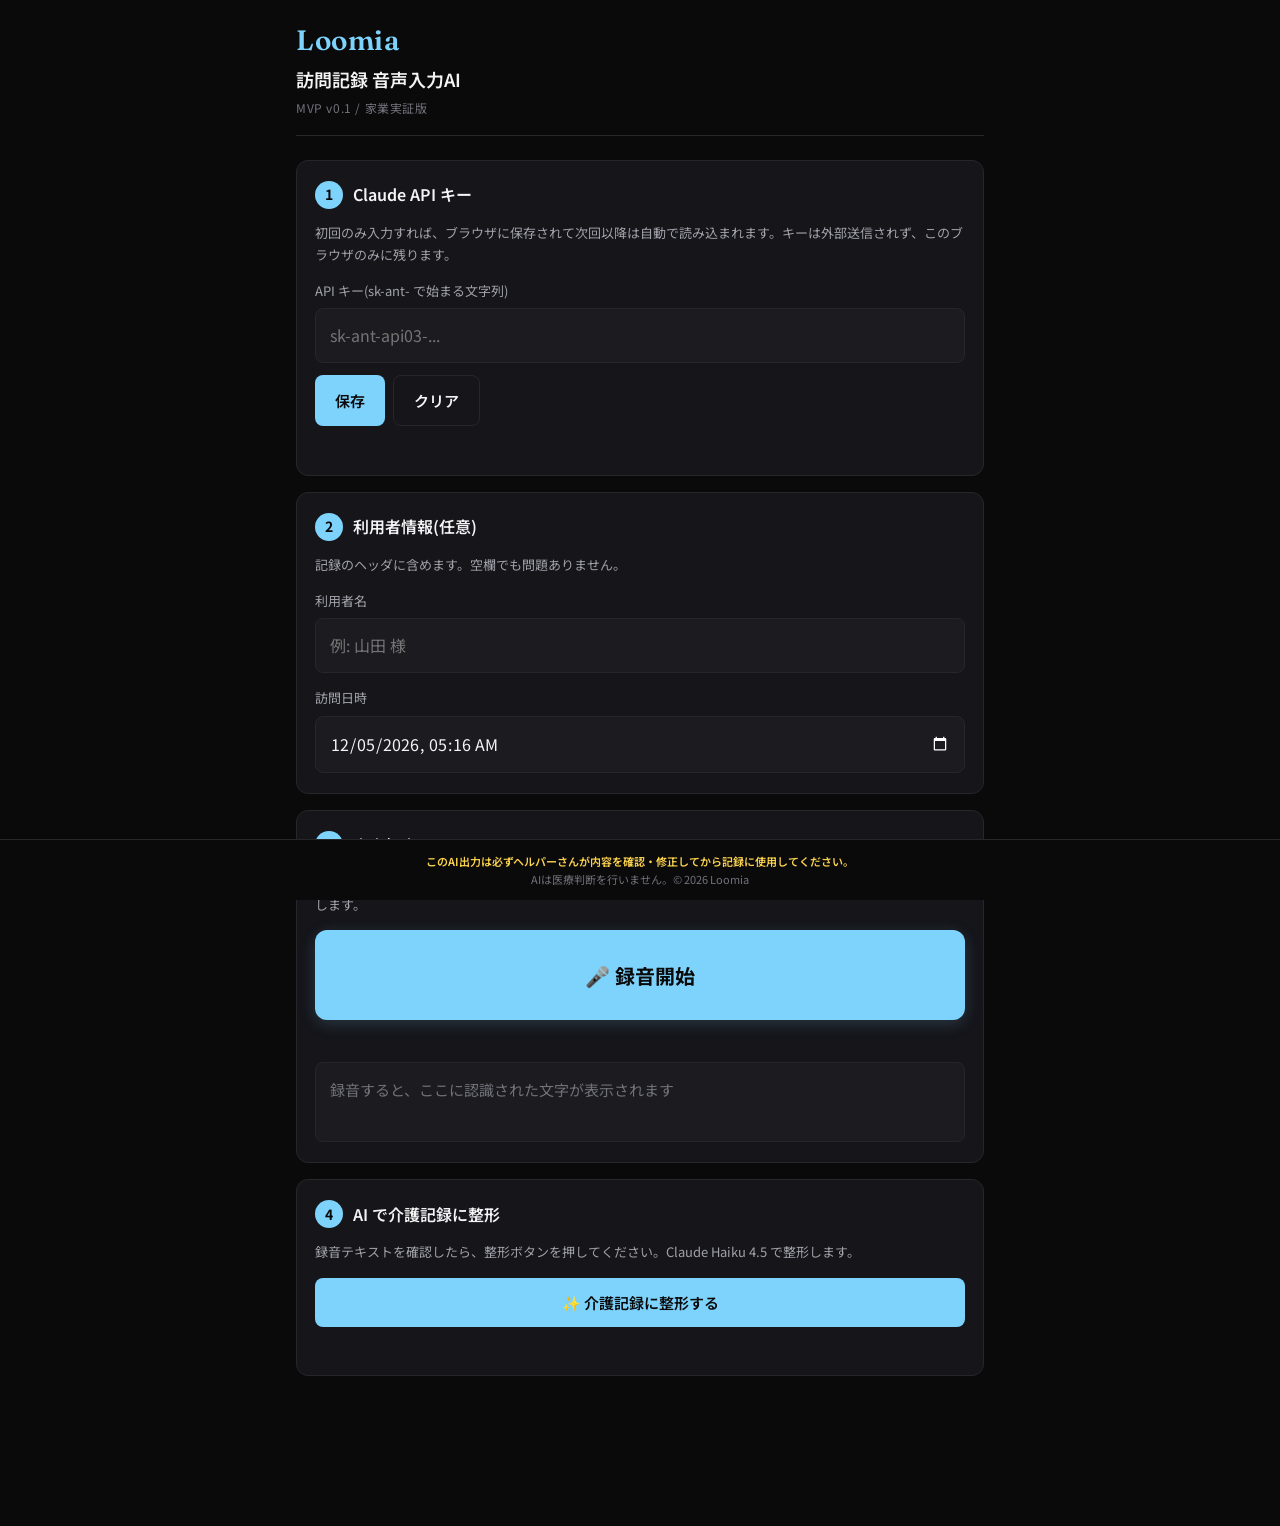
<file: tools/voice-recorder/index.html>
<!DOCTYPE html>
<html lang="ja">
<head>
<meta charset="UTF-8">
<meta name="viewport" content="width=device-width, initial-scale=1.0, viewport-fit=cover">
<meta name="theme-color" content="#0a0a0b">
<meta name="color-scheme" content="dark">
<meta name="robots" content="noindex,nofollow">
<title>訪問記録 音声入力AI | Loomia MVP v0.1</title>
<link rel="icon" type="image/svg+xml" href="../../favicon.svg">
<link rel="preconnect" href="https://fonts.googleapis.com">
<link rel="preconnect" href="https://fonts.gstatic.com" crossorigin>
<link href="https://fonts.googleapis.com/css2?family=Fraunces:opsz,wght@9..144,500;9..144,600&family=Noto+Sans+JP:wght@400;500;600;700&display=swap" rel="stylesheet">
<style>
:root {
  --bg: #0a0a0b;
  --bg-card: #15151a;
  --bg-input: #1c1c20;
  --accent: #7dd3fc;
  --accent-dim: #5fb8e0;
  --accent-strong: #38bdf8;
  --text: #f4f4f5;
  --text-sub: #a1a1aa;
  --text-muted: #71717a;
  --border: #27272a;
  --warning: #fcd34d;
  --error: #f87171;
  --success: #86efac;
  --recording: #ef4444;
  --font-jp: 'Noto Sans JP', system-ui, -apple-system, sans-serif;
  --font-serif: 'Fraunces', Georgia, serif;
}

* { box-sizing: border-box; }

html, body {
  margin: 0;
  padding: 0;
  background: var(--bg);
  color: var(--text);
  font-family: var(--font-jp);
  line-height: 1.7;
  -webkit-font-smoothing: antialiased;
  min-height: 100vh;
}

.app {
  min-height: 100vh;
  padding-bottom: 110px;
}

.container {
  max-width: 720px;
  width: 100%;
  margin: 0 auto;
  padding: 24px 16px;
}

.header {
  border-bottom: 1px solid var(--border);
  padding-bottom: 16px;
  margin-bottom: 24px;
}

.brand {
  font-family: var(--font-serif);
  font-size: 28px;
  font-weight: 600;
  color: var(--accent);
  letter-spacing: 0.02em;
  line-height: 1.2;
}

.title {
  font-size: 18px;
  font-weight: 600;
  margin-top: 6px;
}

.version {
  font-size: 12px;
  color: var(--text-muted);
  margin-top: 4px;
  letter-spacing: 0.05em;
}

.step {
  background: var(--bg-card);
  border: 1px solid var(--border);
  border-radius: 12px;
  padding: 20px 18px;
  margin-bottom: 16px;
}

.step-header {
  display: flex;
  align-items: center;
  gap: 10px;
  margin-bottom: 8px;
}

.step-num {
  background: var(--accent);
  color: var(--bg);
  width: 28px;
  height: 28px;
  border-radius: 50%;
  display: inline-flex;
  align-items: center;
  justify-content: center;
  font-weight: 700;
  font-size: 14px;
  flex-shrink: 0;
}

.step-title {
  font-size: 16px;
  font-weight: 600;
}

.step-help {
  font-size: 13px;
  color: var(--text-sub);
  margin-bottom: 14px;
}

label.field-label {
  display: block;
  font-size: 13px;
  color: var(--text-sub);
  margin-bottom: 6px;
}

input[type="text"],
input[type="password"],
input[type="datetime-local"],
textarea {
  width: 100%;
  background: var(--bg-input);
  border: 1px solid var(--border);
  color: var(--text);
  padding: 14px;
  font-size: 16px;
  border-radius: 8px;
  font-family: inherit;
  line-height: 1.6;
}

textarea {
  min-height: 220px;
  resize: vertical;
}

input:focus, textarea:focus {
  outline: none;
  border-color: var(--accent);
}

.btn {
  display: inline-flex;
  align-items: center;
  justify-content: center;
  gap: 8px;
  background: var(--accent);
  color: var(--bg);
  border: none;
  padding: 14px 20px;
  border-radius: 8px;
  font-size: 15px;
  font-weight: 600;
  font-family: inherit;
  cursor: pointer;
  min-height: 48px;
  transition: background 0.2s;
}

.btn:hover { background: var(--accent-strong); }

.btn:disabled {
  opacity: 0.4;
  cursor: not-allowed;
}

.btn-secondary {
  background: transparent;
  color: var(--text);
  border: 1px solid var(--border);
}

.btn-secondary:hover {
  border-color: var(--accent);
  color: var(--accent);
  background: transparent;
}

.btn-block { width: 100%; }

.btn-row {
  display: flex;
  gap: 8px;
  flex-wrap: wrap;
  margin-top: 12px;
}

.mic-btn {
  width: 100%;
  background: var(--accent);
  color: var(--bg);
  border: none;
  padding: 28px 20px;
  border-radius: 12px;
  font-size: 20px;
  font-weight: 700;
  font-family: inherit;
  cursor: pointer;
  min-height: 90px;
  transition: all 0.3s;
  box-shadow: 0 4px 16px rgba(125, 211, 252, 0.18);
}

.mic-btn:hover { background: var(--accent-strong); }

.mic-btn.recording {
  background: var(--recording);
  animation: pulse 1.2s ease-in-out infinite;
  box-shadow: 0 4px 24px rgba(239, 68, 68, 0.4);
}

@keyframes pulse {
  0%, 100% { opacity: 1; }
  50% { opacity: 0.7; }
}

.transcript {
  background: var(--bg-input);
  border: 1px solid var(--border);
  border-radius: 8px;
  padding: 14px;
  margin-top: 14px;
  min-height: 80px;
  font-size: 15px;
  line-height: 1.7;
  white-space: pre-wrap;
  word-break: break-word;
}

.transcript:empty::before {
  content: '録音すると、ここに認識された文字が表示されます';
  color: var(--text-muted);
}

.transcript .interim {
  color: var(--text-sub);
  font-style: italic;
}

.status {
  font-size: 13px;
  margin-top: 10px;
  color: var(--text-sub);
  min-height: 1.4em;
}

.status.success { color: var(--success); }
.status.error { color: var(--error); }
.status.warning { color: var(--warning); }

.loading {
  display: inline-flex;
  align-items: center;
  gap: 8px;
  color: var(--accent);
  font-size: 14px;
}

.spinner {
  width: 14px;
  height: 14px;
  border: 2px solid var(--border);
  border-top-color: var(--accent);
  border-radius: 50%;
  animation: spin 0.8s linear infinite;
  display: inline-block;
}

@keyframes spin {
  to { transform: rotate(360deg); }
}

.hidden { display: none !important; }

.footer {
  position: fixed;
  bottom: 0;
  left: 0;
  right: 0;
  background: var(--bg);
  border-top: 1px solid var(--border);
  padding: 12px 16px;
  padding-bottom: calc(12px + env(safe-area-inset-bottom, 0));
  font-size: 11px;
  color: var(--text-muted);
  text-align: center;
  line-height: 1.65;
  z-index: 100;
}

.footer strong {
  color: var(--warning);
  font-weight: 600;
}

@media (max-width: 480px) {
  .container { padding: 16px 12px; }
  .step { padding: 16px 14px; }
  .brand { font-size: 24px; }
  .title { font-size: 16px; }
  .mic-btn { padding: 24px 16px; font-size: 18px; min-height: 80px; }
}
</style>
</head>
<body>
<div class="app">
  <div class="container">

    <header class="header">
      <div class="brand">Loomia</div>
      <div class="title">訪問記録 音声入力AI</div>
      <div class="version">MVP v0.1 / 家業実証版</div>
    </header>

    <section class="step">
      <div class="step-header">
        <span class="step-num">1</span>
        <span class="step-title">Claude API キー</span>
      </div>
      <p class="step-help">初回のみ入力すれば、ブラウザに保存されて次回以降は自動で読み込まれます。キーは外部送信されず、このブラウザのみに残ります。</p>
      <label class="field-label" for="apiKey">API キー(sk-ant- で始まる文字列)</label>
      <input type="password" id="apiKey" placeholder="sk-ant-api03-..." autocomplete="off" autocorrect="off" autocapitalize="off" spellcheck="false">
      <div class="btn-row">
        <button class="btn" id="saveKeyBtn">保存</button>
        <button class="btn btn-secondary" id="clearKeyBtn">クリア</button>
      </div>
      <div class="status" id="keyStatus"></div>
    </section>

    <section class="step">
      <div class="step-header">
        <span class="step-num">2</span>
        <span class="step-title">利用者情報(任意)</span>
      </div>
      <p class="step-help">記録のヘッダに含めます。空欄でも問題ありません。</p>
      <label class="field-label" for="userName">利用者名</label>
      <input type="text" id="userName" placeholder="例: 山田 様" autocomplete="off">
      <label class="field-label" for="visitDate" style="margin-top:14px;">訪問日時</label>
      <input type="datetime-local" id="visitDate">
    </section>

    <section class="step">
      <div class="step-header">
        <span class="step-num">3</span>
        <span class="step-title">音声録音</span>
      </div>
      <p class="step-help">マイクボタンを押して話してください。もう一度押すと停止します。最初の起動時はマイクの利用許可をお願いします。</p>
      <button class="mic-btn" id="micBtn" type="button">🎤 録音開始</button>
      <div class="status" id="micStatus"></div>
      <div class="transcript" id="transcript" aria-live="polite"></div>
    </section>

    <section class="step">
      <div class="step-header">
        <span class="step-num">4</span>
        <span class="step-title">AI で介護記録に整形</span>
      </div>
      <p class="step-help">録音テキストを確認したら、整形ボタンを押してください。Claude Haiku 4.5 で整形します。</p>
      <button class="btn btn-block" id="formatBtn" type="button">✨ 介護記録に整形する</button>
      <div class="status" id="formatStatus"></div>
    </section>

    <section class="step hidden" id="resultStep">
      <div class="step-header">
        <span class="step-num">5</span>
        <span class="step-title">整形結果(編集可能)</span>
      </div>
      <p class="step-help">必ず内容を確認・修正してから記録に使用してください。AI は事実の補完や医療判断を行わない設計です。</p>
      <textarea id="resultText" rows="14" spellcheck="false"></textarea>
      <div class="btn-row">
        <button class="btn" id="copyBtn" type="button">📋 コピー</button>
        <button class="btn btn-secondary" id="resetBtn" type="button">🔄 やり直す</button>
      </div>
      <div class="status" id="resultStatus"></div>
    </section>

  </div>
</div>

<footer class="footer">
  <strong>このAI出力は必ずヘルパーさんが内容を確認・修正してから記録に使用してください。</strong><br>
  AIは医療判断を行いません。© 2026 Loomia
</footer>

<script>
'use strict';

const ANTHROPIC_API_URL = 'https://api.anthropic.com/v1/messages';
const MODEL = 'claude-haiku-4-5-20251001';
const STORAGE_KEY = 'loomia_voice_recorder_apikey';

const SYSTEM_PROMPT = `あなたは訪問介護のヘルパーが音声入力したメモを、介護記録形式に整形するアシスタントです。

【絶対遵守の制約】
1. 医療判断・診断・投薬指示は一切行わない。バイタル値や状態の記述は転記に留め、解釈や判断を加えない
2. 入力に含まれない事実を補完しない。推測情報を出力しない
3. 利用者の個人情報は記録形式に含めるが、整形以外の解釈は加えない
4. 出力は「下書き」であり、ヘルパーが確認・修正することが前提
5. 専門職(看護師・医師・ケアマネ等)の判断を要する事項には文末に「(要確認)」と明記
6. 元の発話に含まれない敬語や挨拶を補完しない

【出力形式】
以下の構造で日本語で整形してください。元の発話に該当する情報がない項目は出力から省略してください(空欄として残さない)。

■訪問日時:(ユーザー入力の日時)
■利用者:(ユーザー入力の名前)
■バイタル・状態:(音声入力で言及された体温・血圧・脈拍・表情・訴え等を簡潔に転記)
■実施したケア:(音声入力で言及された具体的なケア内容を箇条書き)
■申し送り事項:(次回への申し送り、家族への連絡事項等)
■備考:(その他、特筆すべき事項)

【トーン】
- 簡潔で客観的な表記
- 主観的な評価語(「良かった」「悪かった」等)はそのまま転記し、解釈を加えない
- 元の発話に含まれない情報は加えない
- 数値・薬剤名・固有名詞は元発話を忠実に再現する

【出力長】
元発話の要点を落とさない範囲で、簡潔にまとめる。冗長な前置きや締めの挨拶は不要。`;

// State
let recognition = null;
let isRecording = false;
let userStoppedManually = false;
let finalTranscript = '';
let interimTranscript = '';

// Elements
const $ = id => document.getElementById(id);
const apiKeyInput = $('apiKey');
const saveKeyBtn = $('saveKeyBtn');
const clearKeyBtn = $('clearKeyBtn');
const keyStatus = $('keyStatus');
const userName = $('userName');
const visitDate = $('visitDate');
const micBtn = $('micBtn');
const micStatus = $('micStatus');
const transcriptEl = $('transcript');
const formatBtn = $('formatBtn');
const formatStatus = $('formatStatus');
const resultStep = $('resultStep');
const resultText = $('resultText');
const copyBtn = $('copyBtn');
const resetBtn = $('resetBtn');
const resultStatus = $('resultStatus');

function init() {
  const savedKey = localStorage.getItem(STORAGE_KEY);
  if (savedKey) {
    apiKeyInput.value = savedKey;
    setStatus(keyStatus, '✓ 保存済みのキーを読み込みました', 'success');
  }

  const now = new Date();
  const tzOffset = now.getTimezoneOffset() * 60000;
  visitDate.value = new Date(now - tzOffset).toISOString().slice(0, 16);

  initSpeechRecognition();

  saveKeyBtn.addEventListener('click', saveApiKey);
  clearKeyBtn.addEventListener('click', clearApiKey);
  micBtn.addEventListener('click', toggleRecording);
  formatBtn.addEventListener('click', formatToCareRecord);
  copyBtn.addEventListener('click', copyResult);
  resetBtn.addEventListener('click', resetWorkflow);
}

function setStatus(el, text, type) {
  el.textContent = text;
  el.className = 'status' + (type ? ' ' + type : '');
}

// API Key
function saveApiKey() {
  const key = apiKeyInput.value.trim();
  if (!key) {
    setStatus(keyStatus, 'キーを入力してください', 'error');
    return;
  }
  if (!key.startsWith('sk-ant-')) {
    setStatus(keyStatus, '⚠ Claude API キーは「sk-ant-」で始まります。形式をご確認ください', 'warning');
    return;
  }
  localStorage.setItem(STORAGE_KEY, key);
  setStatus(keyStatus, '✓ 保存しました(このブラウザに残ります)', 'success');
}

function clearApiKey() {
  localStorage.removeItem(STORAGE_KEY);
  apiKeyInput.value = '';
  setStatus(keyStatus, '✓ キーを削除しました', 'success');
}

// Speech Recognition
function initSpeechRecognition() {
  const SpeechRecognition = window.SpeechRecognition || window.webkitSpeechRecognition;
  if (!SpeechRecognition) {
    micBtn.disabled = true;
    setStatus(micStatus, '⚠ このブラウザは音声認識に対応していません(推奨: Chrome / Safari)', 'error');
    return;
  }

  recognition = new SpeechRecognition();
  recognition.lang = 'ja-JP';
  recognition.continuous = true;
  recognition.interimResults = true;

  recognition.onresult = (event) => {
    interimTranscript = '';
    for (let i = event.resultIndex; i < event.results.length; i++) {
      const transcript = event.results[i][0].transcript;
      if (event.results[i].isFinal) {
        finalTranscript += transcript;
      } else {
        interimTranscript += transcript;
      }
    }
    renderTranscript();
  };

  recognition.onerror = (event) => {
    if (event.error === 'no-speech') return;
    setStatus(micStatus, '⚠ 音声認識エラー: ' + event.error, 'error');
    forceStopRecording();
  };

  recognition.onend = () => {
    if (isRecording && !userStoppedManually) {
      try {
        recognition.start();
      } catch (e) {
        forceStopRecording();
      }
    }
  };
}

function toggleRecording() {
  if (isRecording) stopRecording();
  else startRecording();
}

function startRecording() {
  if (!recognition) return;
  try {
    userStoppedManually = false;
    recognition.start();
    isRecording = true;
    micBtn.textContent = '⏹ 録音停止';
    micBtn.classList.add('recording');
    setStatus(micStatus, '🔴 録音中...話してください', 'warning');
  } catch (e) {
    setStatus(micStatus, '⚠ 録音開始失敗: ' + e.message, 'error');
  }
}

function stopRecording() {
  userStoppedManually = true;
  isRecording = false;
  if (recognition) {
    try { recognition.stop(); } catch (e) { /* ignore */ }
  }
  micBtn.textContent = '🎤 録音開始';
  micBtn.classList.remove('recording');
  setStatus(micStatus, '✓ 録音停止しました', 'success');
}

function forceStopRecording() {
  isRecording = false;
  userStoppedManually = true;
  micBtn.textContent = '🎤 録音開始';
  micBtn.classList.remove('recording');
}

function renderTranscript() {
  transcriptEl.innerHTML = '';
  if (finalTranscript) {
    const finalSpan = document.createElement('span');
    finalSpan.textContent = finalTranscript;
    transcriptEl.appendChild(finalSpan);
  }
  if (interimTranscript) {
    const interimSpan = document.createElement('span');
    interimSpan.className = 'interim';
    interimSpan.textContent = interimTranscript;
    transcriptEl.appendChild(interimSpan);
  }
}

// Claude API
async function formatToCareRecord() {
  const apiKey = (localStorage.getItem(STORAGE_KEY) || apiKeyInput.value || '').trim();
  if (!apiKey) {
    setStatus(formatStatus, '⚠ Step 1 で API キーを保存してください', 'error');
    return;
  }
  if (!finalTranscript.trim()) {
    setStatus(formatStatus, '⚠ Step 3 で音声を録音してください', 'error');
    return;
  }
  if (isRecording) stopRecording();

  const userPrompt = buildUserPrompt();

  formatBtn.disabled = true;
  formatStatus.innerHTML = '<span class="loading"><span class="spinner"></span>AIが整形中...</span>';
  formatStatus.className = 'status';

  try {
    const response = await fetch(ANTHROPIC_API_URL, {
      method: 'POST',
      headers: {
        'Content-Type': 'application/json',
        'x-api-key': apiKey,
        'anthropic-version': '2023-06-01',
        'anthropic-dangerous-direct-browser-access': 'true'
      },
      body: JSON.stringify({
        model: MODEL,
        max_tokens: 2000,
        system: SYSTEM_PROMPT,
        messages: [
          { role: 'user', content: userPrompt }
        ]
      })
    });

    if (!response.ok) {
      const errText = await response.text();
      throw new Error('API エラー (' + response.status + '): ' + errText.slice(0, 300));
    }

    const data = await response.json();
    const formatted = (data.content && data.content[0] && data.content[0].text) || '(整形結果が取得できませんでした)';

    resultText.value = formatted;
    resultStep.classList.remove('hidden');
    resultStep.scrollIntoView({ behavior: 'smooth', block: 'start' });
    setStatus(formatStatus, '✓ 整形が完了しました', 'success');
  } catch (err) {
    setStatus(formatStatus, '⚠ ' + err.message, 'error');
  } finally {
    formatBtn.disabled = false;
  }
}

function buildUserPrompt() {
  const date = visitDate.value
    ? new Date(visitDate.value).toLocaleString('ja-JP', { dateStyle: 'medium', timeStyle: 'short' })
    : '未記入';
  const name = userName.value.trim() || '未記入';

  return [
    '【訪問日時】' + date,
    '【利用者】' + name,
    '',
    '【音声入力メモ】',
    finalTranscript.trim()
  ].join('\n');
}

// Result actions
async function copyResult() {
  try {
    await navigator.clipboard.writeText(resultText.value);
    setStatus(resultStatus, '✓ コピーしました!', 'success');
    setTimeout(() => { setStatus(resultStatus, '', ''); }, 2400);
  } catch (e) {
    try {
      resultText.select();
      document.execCommand('copy');
      setStatus(resultStatus, '✓ コピーしました(手動選択)', 'success');
    } catch (e2) {
      setStatus(resultStatus, '⚠ コピー失敗。長押しで手動コピーしてください', 'error');
    }
  }
}

function resetWorkflow() {
  finalTranscript = '';
  interimTranscript = '';
  transcriptEl.innerHTML = '';
  resultText.value = '';
  resultStep.classList.add('hidden');
  setStatus(formatStatus, '', '');
  setStatus(micStatus, '', '');
  setStatus(resultStatus, '', '');
  window.scrollTo({ top: 0, behavior: 'smooth' });
}

document.addEventListener('DOMContentLoaded', init);
</script>
</body>
</html>
</file>
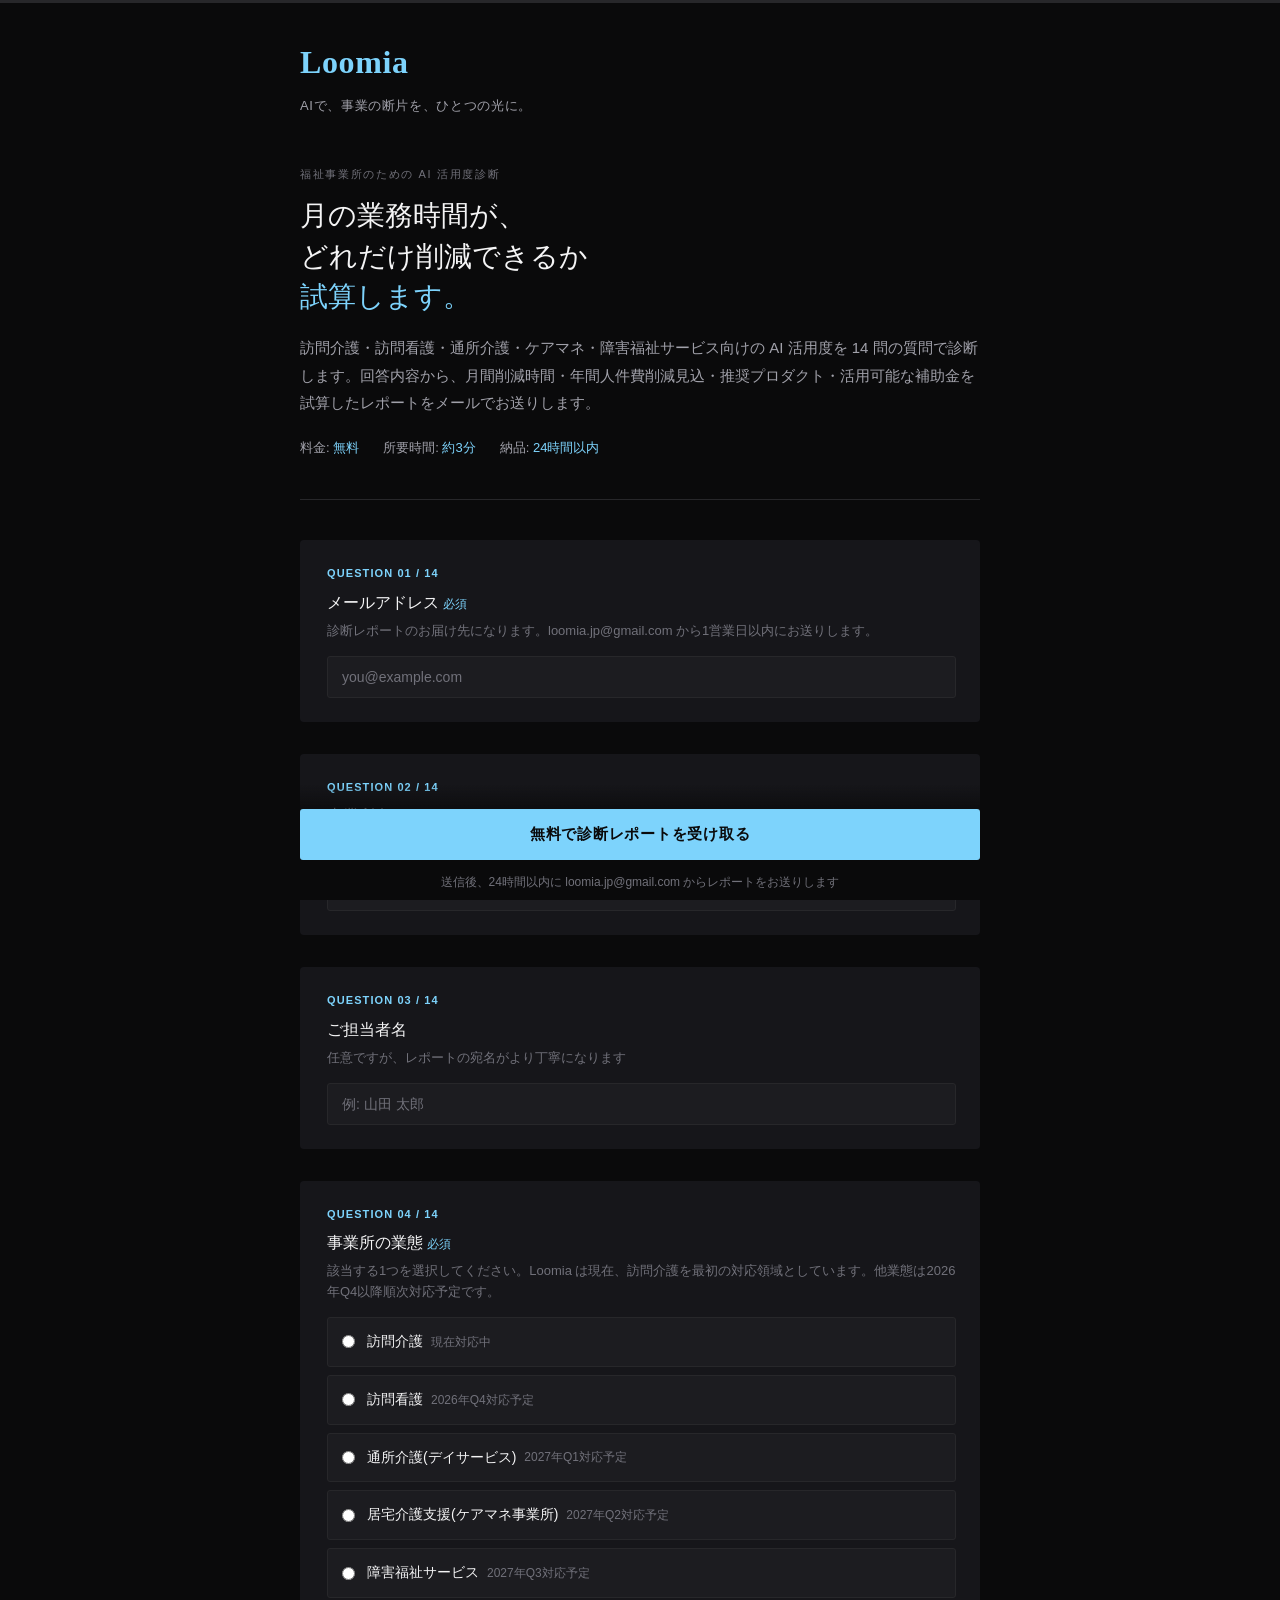
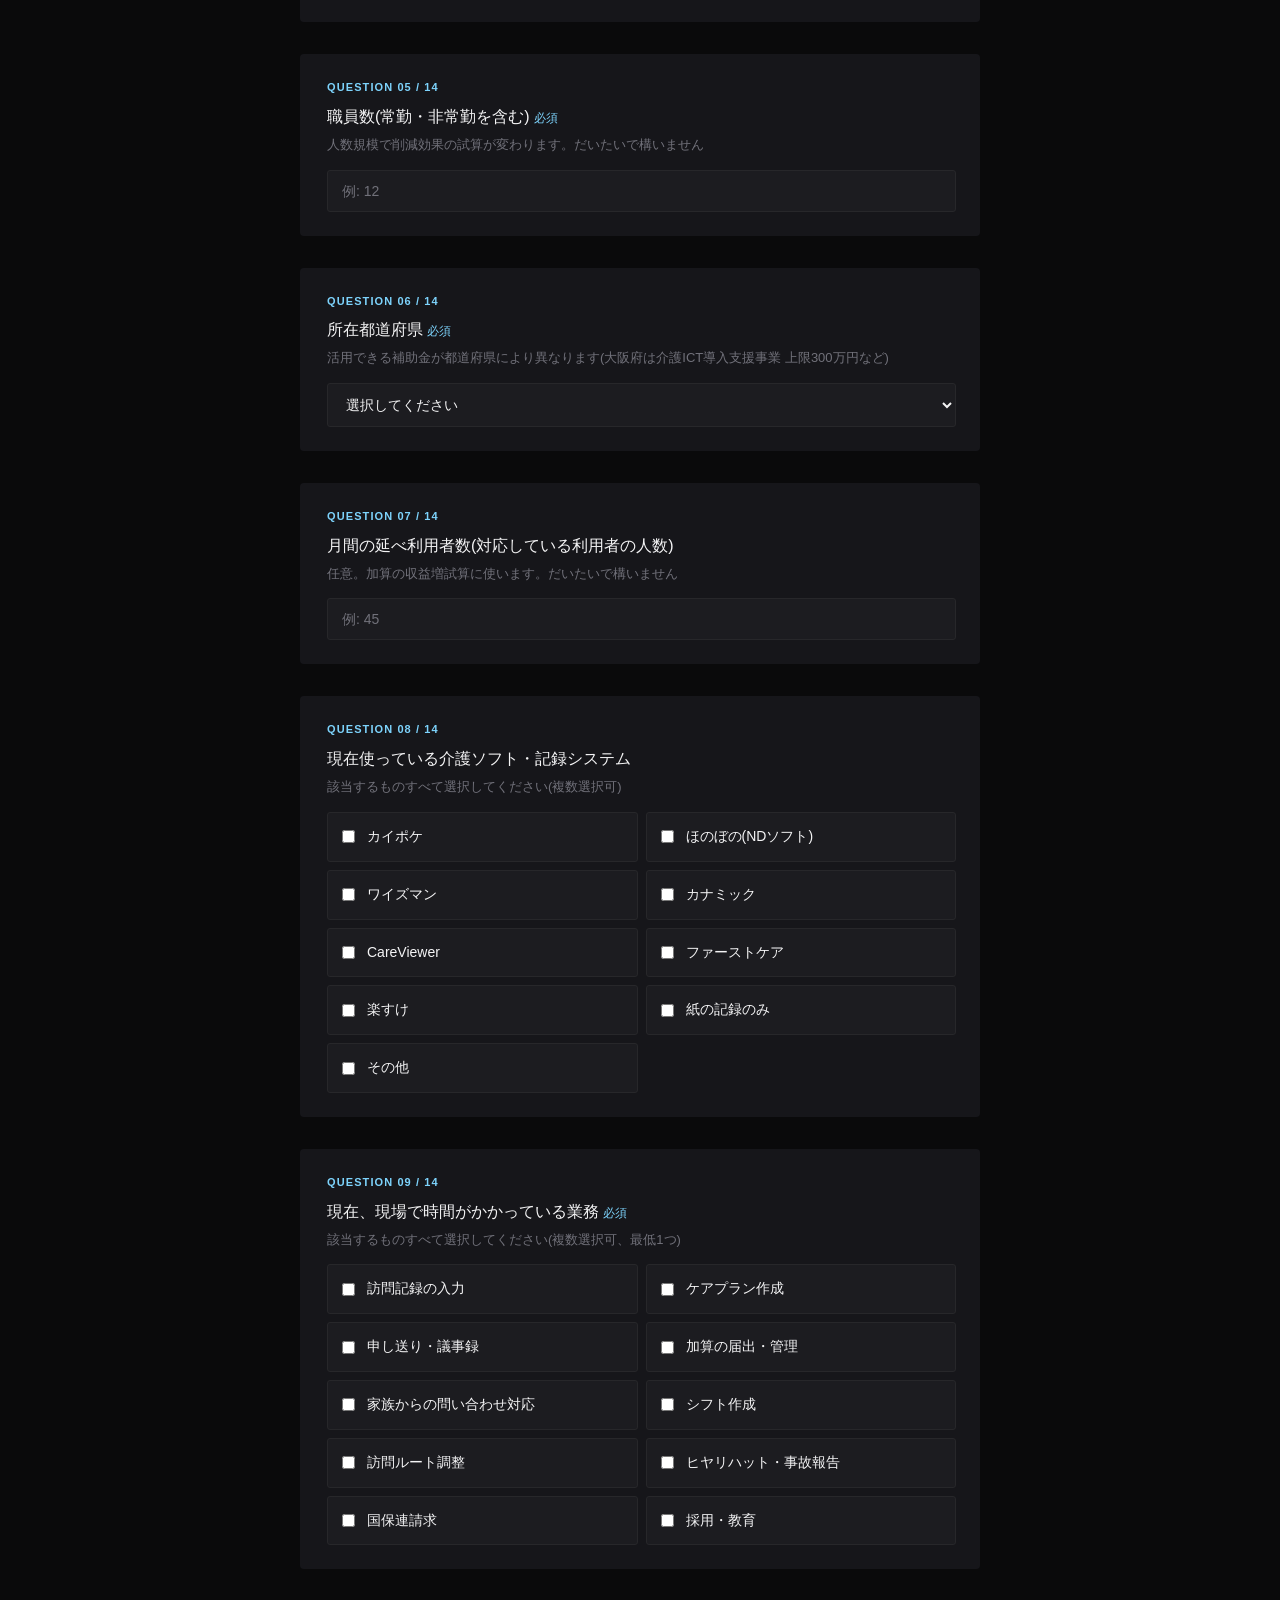
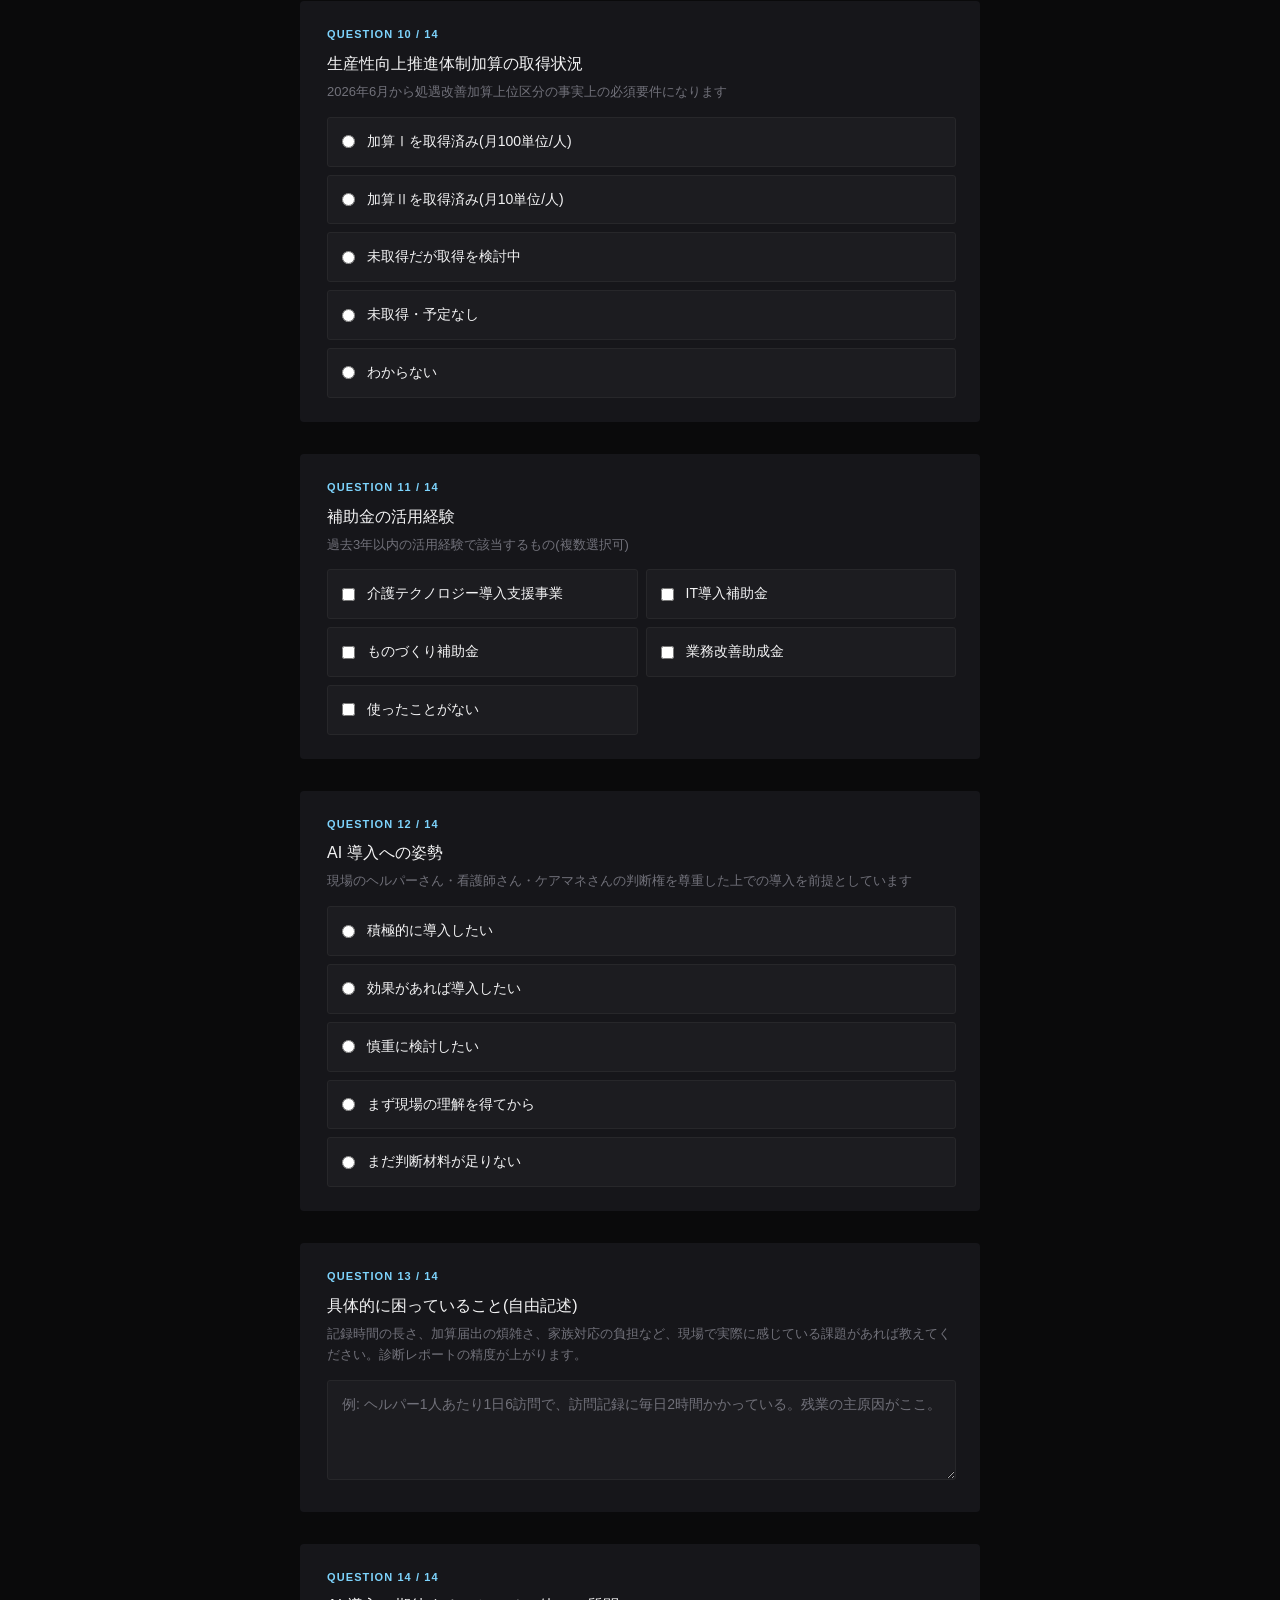
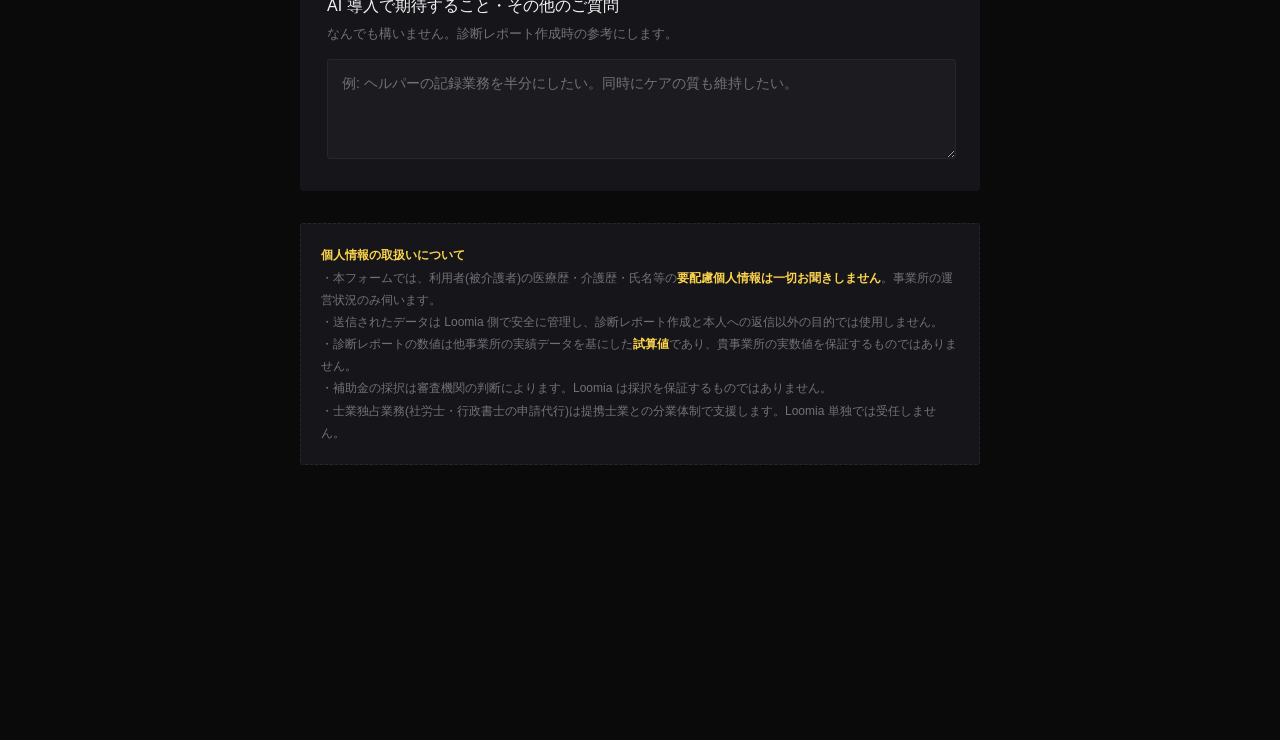
<file: diagnosis/automation/v3/index.html>
<!DOCTYPE html>
<html lang="ja">
<head>
<meta charset="UTF-8">
<meta name="viewport" content="width=device-width, initial-scale=1.0">
<title>福祉事業所のための AI 活用度診断 | Loomia</title>
<meta name="description" content="訪問介護・訪問看護・通所介護・ケアマネ・障害福祉サービスのためのAI活用度を無料で診断。月間削減時間と年間人件費削減見込を試算します。">
<style>
:root {
  --bg: #0a0a0b;
  --bg-card: #16161a;
  --bg-input: #1c1c20;
  --accent: #7dd3fc;
  --accent-dim: #5fb8e0;
  --text: #f4f4f5;
  --text-sub: #a1a1aa;
  --text-muted: #71717a;
  --border: #27272a;
  --warning: #fcd34d;
  --error: #f87171;
}

* {
  box-sizing: border-box;
  margin: 0;
  padding: 0;
}

body {
  background: var(--bg);
  color: var(--text);
  font-family: 'Inter', 'Noto Sans JP', -apple-system, BlinkMacSystemFont, sans-serif;
  line-height: 1.7;
  -webkit-font-smoothing: antialiased;
  min-height: 100vh;
}

.container {
  max-width: 720px;
  margin: 0 auto;
  padding: 48px 20px 80px;
}

.brand {
  margin-bottom: 48px;
}

.brand-name {
  font-family: 'Fraunces', 'Noto Serif JP', Georgia, serif;
  font-size: 32px;
  font-weight: 600;
  color: var(--accent);
  letter-spacing: 0.02em;
  margin-bottom: 6px;
}

.brand-tagline {
  font-size: 13px;
  color: var(--text-sub);
  letter-spacing: 0.05em;
}

.hero {
  margin-bottom: 40px;
  padding-bottom: 40px;
  border-bottom: 1px solid var(--border);
}

.hero-eyebrow {
  font-size: 11px;
  color: var(--text-muted);
  letter-spacing: 0.15em;
  text-transform: uppercase;
  margin-bottom: 12px;
}

.hero-title {
  font-family: 'Fraunces', 'Noto Serif JP', Georgia, serif;
  font-size: 28px;
  font-weight: 500;
  line-height: 1.45;
  margin-bottom: 16px;
}

.hero-title .accent {
  color: var(--accent);
}

.hero-desc {
  font-size: 15px;
  color: var(--text-sub);
  line-height: 1.85;
}

.meta-row {
  display: flex;
  gap: 24px;
  margin-top: 20px;
  font-size: 13px;
  color: var(--text-sub);
}

.meta-row strong {
  color: var(--accent);
  font-weight: 500;
}

.progress-bar {
  position: sticky;
  top: 0;
  height: 3px;
  background: var(--border);
  margin: -48px -20px 32px;
  z-index: 10;
}

.progress-fill {
  height: 100%;
  background: var(--accent);
  width: 0%;
  transition: width 0.3s ease;
}

.question {
  margin-bottom: 32px;
  padding: 24px;
  background: var(--bg-card);
  border-radius: 4px;
  border-left: 3px solid transparent;
  transition: border-left-color 0.2s ease;
}

.question.filled {
  border-left-color: var(--accent);
}

.question-num {
  font-size: 11px;
  color: var(--accent);
  letter-spacing: 0.1em;
  font-weight: 600;
  margin-bottom: 8px;
}

.question-label {
  font-size: 16px;
  font-weight: 500;
  color: var(--text);
  margin-bottom: 6px;
  line-height: 1.5;
}

.question-label .required {
  color: var(--accent);
  font-size: 12px;
  margin-left: 4px;
}

.question-hint {
  font-size: 13px;
  color: var(--text-muted);
  margin-bottom: 14px;
  line-height: 1.6;
}

.input-text,
.input-email,
.input-number,
.input-select,
.input-textarea {
  width: 100%;
  background: var(--bg-input);
  border: 1px solid var(--border);
  color: var(--text);
  padding: 12px 14px;
  font-size: 14px;
  border-radius: 3px;
  font-family: inherit;
  transition: border-color 0.2s ease;
}

.input-textarea {
  min-height: 100px;
  resize: vertical;
  line-height: 1.7;
}

.input-text:focus,
.input-email:focus,
.input-number:focus,
.input-select:focus,
.input-textarea:focus {
  outline: none;
  border-color: var(--accent);
}

.input-text::placeholder,
.input-email::placeholder,
.input-number::placeholder,
.input-textarea::placeholder {
  color: var(--text-muted);
}

.choice-group {
  display: grid;
  gap: 8px;
}

.choice {
  display: flex;
  align-items: center;
  padding: 12px 14px;
  background: var(--bg-input);
  border: 1px solid var(--border);
  border-radius: 3px;
  cursor: pointer;
  transition: all 0.2s ease;
}

.choice:hover {
  border-color: var(--accent-dim);
}

.choice input {
  margin-right: 12px;
  accent-color: var(--accent);
}

.choice-label {
  font-size: 14px;
  color: var(--text);
}

.choice-sub {
  font-size: 12px;
  color: var(--text-muted);
  margin-left: 8px;
}

.checkbox-grid {
  display: grid;
  grid-template-columns: 1fr;
  gap: 8px;
}

@media (min-width: 600px) {
  .checkbox-grid {
    grid-template-columns: 1fr 1fr;
  }
}

.input-error {
  display: none;
  font-size: 12px;
  color: var(--error);
  margin-top: 6px;
}

.input-error.visible {
  display: block;
}

.cta-area {
  position: sticky;
  bottom: 0;
  background: linear-gradient(180deg, transparent 0%, var(--bg) 30%);
  padding: 24px 0 8px;
  margin-top: 32px;
}

.cta-button {
  width: 100%;
  background: var(--accent);
  color: var(--bg);
  border: none;
  padding: 16px 32px;
  font-size: 15px;
  font-weight: 600;
  letter-spacing: 0.05em;
  border-radius: 3px;
  cursor: pointer;
  font-family: inherit;
  transition: background 0.2s ease;
}

.cta-button:hover:not(:disabled) {
  background: var(--accent-dim);
}

.cta-button:disabled {
  background: var(--border);
  color: var(--text-muted);
  cursor: not-allowed;
}

.cta-note {
  font-size: 12px;
  color: var(--text-muted);
  text-align: center;
  margin-top: 12px;
  line-height: 1.7;
}

.privacy-notice {
  margin-top: 32px;
  padding: 20px;
  background: var(--bg-card);
  border: 1px dashed var(--border);
  border-radius: 3px;
  font-size: 12px;
  color: var(--text-muted);
  line-height: 1.85;
}

.privacy-notice strong {
  color: var(--warning);
}

.success-screen {
  display: none;
  text-align: center;
  padding: 60px 20px;
}

.success-screen.visible {
  display: block;
}

.success-screen .check {
  font-size: 48px;
  color: var(--accent);
  margin-bottom: 16px;
}

.success-screen h2 {
  font-family: 'Fraunces', 'Noto Serif JP', Georgia, serif;
  font-size: 24px;
  font-weight: 500;
  color: var(--text);
  margin-bottom: 12px;
}

.success-screen p {
  font-size: 14px;
  color: var(--text-sub);
  line-height: 1.85;
}

.loading-screen {
  display: none;
  text-align: center;
  padding: 60px 20px;
}

.loading-screen.visible {
  display: block;
}

.spinner {
  width: 40px;
  height: 40px;
  border: 3px solid var(--border);
  border-top-color: var(--accent);
  border-radius: 50%;
  animation: spin 1s linear infinite;
  margin: 0 auto 24px;
}

@keyframes spin {
  to { transform: rotate(360deg); }
}
</style>
</head>
<body>
<div class="progress-bar"><div class="progress-fill" id="progressFill"></div></div>

<div class="container">

<div class="brand">
  <div class="brand-name">Loomia</div>
  <div class="brand-tagline">AIで、事業の断片を、ひとつの光に。</div>
</div>

<div class="hero">
  <div class="hero-eyebrow">福祉事業所のための AI 活用度診断</div>
  <h1 class="hero-title">月の業務時間が、<br>どれだけ削減できるか<br><span class="accent">試算します。</span></h1>
  <p class="hero-desc">訪問介護・訪問看護・通所介護・ケアマネ・障害福祉サービス向けの AI 活用度を 14 問の質問で診断します。回答内容から、月間削減時間・年間人件費削減見込・推奨プロダクト・活用可能な補助金を試算したレポートをメールでお送りします。</p>
  <div class="meta-row">
    <div>料金: <strong>無料</strong></div>
    <div>所要時間: <strong>約3分</strong></div>
    <div>納品: <strong>24時間以内</strong></div>
  </div>
</div>

<form id="diagnosisForm" method="POST" target="resultFrame" enctype="application/x-www-form-urlencoded" action="https://script.google.com/macros/s/AKfycbz86DTjH9qau2lQ0CbIpVfoJJ9VpGRfvAMfq1XfAdaRIg4TjIl25avNMNHsYJiSl-2z/exec">

<!-- Q1: メールアドレス -->
<div class="question" data-q="1">
  <div class="question-num">QUESTION 01 / 14</div>
  <div class="question-label">メールアドレス<span class="required">必須</span></div>
  <div class="question-hint">診断レポートのお届け先になります。loomia.jp@gmail.com から1営業日以内にお送りします。</div>
  <input type="email" class="input-email" name="q1_email" id="q1_email" placeholder="you@example.com" required>
  <div class="input-error" id="err_q1">有効なメールアドレスを入力してください</div>
</div>

<!-- Q2: 事業所名 -->
<div class="question" data-q="2">
  <div class="question-num">QUESTION 02 / 14</div>
  <div class="question-label">事業所名<span class="required">必須</span></div>
  <div class="question-hint">診断レポートの宛名になります</div>
  <input type="text" class="input-text" name="q2_company" id="q2_company" placeholder="例: 株式会社○○ケアサービス" required>
  <div class="input-error" id="err_q2">事業所名を入力してください</div>
</div>

<!-- Q3: 担当者名 -->
<div class="question" data-q="3">
  <div class="question-num">QUESTION 03 / 14</div>
  <div class="question-label">ご担当者名</div>
  <div class="question-hint">任意ですが、レポートの宛名がより丁寧になります</div>
  <input type="text" class="input-text" name="q3_contact" id="q3_contact" placeholder="例: 山田 太郎">
</div>

<!-- Q4: 業態 -->
<div class="question" data-q="4">
  <div class="question-num">QUESTION 04 / 14</div>
  <div class="question-label">事業所の業態<span class="required">必須</span></div>
  <div class="question-hint">該当する1つを選択してください。Loomia は現在、訪問介護を最初の対応領域としています。他業態は2026年Q4以降順次対応予定です。</div>
  <div class="choice-group">
    <label class="choice">
      <input type="radio" name="q4_service" value="visiting_care" required>
      <span class="choice-label">訪問介護</span>
      <span class="choice-sub">現在対応中</span>
    </label>
    <label class="choice">
      <input type="radio" name="q4_service" value="visiting_nursing">
      <span class="choice-label">訪問看護</span>
      <span class="choice-sub">2026年Q4対応予定</span>
    </label>
    <label class="choice">
      <input type="radio" name="q4_service" value="day_service">
      <span class="choice-label">通所介護(デイサービス)</span>
      <span class="choice-sub">2027年Q1対応予定</span>
    </label>
    <label class="choice">
      <input type="radio" name="q4_service" value="care_manager">
      <span class="choice-label">居宅介護支援(ケアマネ事業所)</span>
      <span class="choice-sub">2027年Q2対応予定</span>
    </label>
    <label class="choice">
      <input type="radio" name="q4_service" value="disability_welfare">
      <span class="choice-label">障害福祉サービス</span>
      <span class="choice-sub">2027年Q3対応予定</span>
    </label>
  </div>
  <div class="input-error" id="err_q4">業態を選択してください</div>
</div>

<!-- Q5: 職員数 -->
<div class="question" data-q="5">
  <div class="question-num">QUESTION 05 / 14</div>
  <div class="question-label">職員数(常勤・非常勤を含む)<span class="required">必須</span></div>
  <div class="question-hint">人数規模で削減効果の試算が変わります。だいたいで構いません</div>
  <input type="number" class="input-number" name="q5_staff" id="q5_staff" min="1" max="500" placeholder="例: 12" required>
  <div class="input-error" id="err_q5">1以上500以下の数値を入力してください</div>
</div>

<!-- Q6: 都道府県 -->
<div class="question" data-q="6">
  <div class="question-num">QUESTION 06 / 14</div>
  <div class="question-label">所在都道府県<span class="required">必須</span></div>
  <div class="question-hint">活用できる補助金が都道府県により異なります(大阪府は介護ICT導入支援事業 上限300万円など)</div>
  <select class="input-select" name="q6_prefecture" id="q6_prefecture" required>
    <option value="">選択してください</option>
    <option value="北海道">北海道</option>
    <option value="青森県">青森県</option>
    <option value="岩手県">岩手県</option>
    <option value="宮城県">宮城県</option>
    <option value="秋田県">秋田県</option>
    <option value="山形県">山形県</option>
    <option value="福島県">福島県</option>
    <option value="茨城県">茨城県</option>
    <option value="栃木県">栃木県</option>
    <option value="群馬県">群馬県</option>
    <option value="埼玉県">埼玉県</option>
    <option value="千葉県">千葉県</option>
    <option value="東京都">東京都</option>
    <option value="神奈川県">神奈川県</option>
    <option value="新潟県">新潟県</option>
    <option value="富山県">富山県</option>
    <option value="石川県">石川県</option>
    <option value="福井県">福井県</option>
    <option value="山梨県">山梨県</option>
    <option value="長野県">長野県</option>
    <option value="岐阜県">岐阜県</option>
    <option value="静岡県">静岡県</option>
    <option value="愛知県">愛知県</option>
    <option value="三重県">三重県</option>
    <option value="滋賀県">滋賀県</option>
    <option value="京都府">京都府</option>
    <option value="大阪府">大阪府</option>
    <option value="兵庫県">兵庫県</option>
    <option value="奈良県">奈良県</option>
    <option value="和歌山県">和歌山県</option>
    <option value="鳥取県">鳥取県</option>
    <option value="島根県">島根県</option>
    <option value="岡山県">岡山県</option>
    <option value="広島県">広島県</option>
    <option value="山口県">山口県</option>
    <option value="徳島県">徳島県</option>
    <option value="香川県">香川県</option>
    <option value="愛媛県">愛媛県</option>
    <option value="高知県">高知県</option>
    <option value="福岡県">福岡県</option>
    <option value="佐賀県">佐賀県</option>
    <option value="長崎県">長崎県</option>
    <option value="熊本県">熊本県</option>
    <option value="大分県">大分県</option>
    <option value="宮崎県">宮崎県</option>
    <option value="鹿児島県">鹿児島県</option>
    <option value="沖縄県">沖縄県</option>
  </select>
  <div class="input-error" id="err_q6">都道府県を選択してください</div>
</div>

<!-- Q7: 利用者数 -->
<div class="question" data-q="7">
  <div class="question-num">QUESTION 07 / 14</div>
  <div class="question-label">月間の延べ利用者数(対応している利用者の人数)</div>
  <div class="question-hint">任意。加算の収益増試算に使います。だいたいで構いません</div>
  <input type="number" class="input-number" name="q7_users" id="q7_users" min="1" max="2000" placeholder="例: 45">
</div>

<!-- Q8: 介護ソフト -->
<div class="question" data-q="8">
  <div class="question-num">QUESTION 08 / 14</div>
  <div class="question-label">現在使っている介護ソフト・記録システム</div>
  <div class="question-hint">該当するものすべて選択してください(複数選択可)</div>
  <div class="checkbox-grid">
    <label class="choice">
      <input type="checkbox" name="q8_software" value="カイポケ">
      <span class="choice-label">カイポケ</span>
    </label>
    <label class="choice">
      <input type="checkbox" name="q8_software" value="ほのぼの(NDソフト)">
      <span class="choice-label">ほのぼの(NDソフト)</span>
    </label>
    <label class="choice">
      <input type="checkbox" name="q8_software" value="ワイズマン">
      <span class="choice-label">ワイズマン</span>
    </label>
    <label class="choice">
      <input type="checkbox" name="q8_software" value="カナミック">
      <span class="choice-label">カナミック</span>
    </label>
    <label class="choice">
      <input type="checkbox" name="q8_software" value="CareViewer">
      <span class="choice-label">CareViewer</span>
    </label>
    <label class="choice">
      <input type="checkbox" name="q8_software" value="ファーストケア">
      <span class="choice-label">ファーストケア</span>
    </label>
    <label class="choice">
      <input type="checkbox" name="q8_software" value="楽すけ">
      <span class="choice-label">楽すけ</span>
    </label>
    <label class="choice">
      <input type="checkbox" name="q8_software" value="紙の記録のみ">
      <span class="choice-label">紙の記録のみ</span>
    </label>
    <label class="choice">
      <input type="checkbox" name="q8_software" value="その他">
      <span class="choice-label">その他</span>
    </label>
  </div>
</div>

<!-- Q9: 業務上の悩み -->
<div class="question" data-q="9">
  <div class="question-num">QUESTION 09 / 14</div>
  <div class="question-label">現在、現場で時間がかかっている業務<span class="required">必須</span></div>
  <div class="question-hint">該当するものすべて選択してください(複数選択可、最低1つ)</div>
  <div class="checkbox-grid">
    <label class="choice">
      <input type="checkbox" name="q9_pain_points" value="訪問記録の入力">
      <span class="choice-label">訪問記録の入力</span>
    </label>
    <label class="choice">
      <input type="checkbox" name="q9_pain_points" value="ケアプラン作成">
      <span class="choice-label">ケアプラン作成</span>
    </label>
    <label class="choice">
      <input type="checkbox" name="q9_pain_points" value="申し送り・議事録">
      <span class="choice-label">申し送り・議事録</span>
    </label>
    <label class="choice">
      <input type="checkbox" name="q9_pain_points" value="加算の届出・管理">
      <span class="choice-label">加算の届出・管理</span>
    </label>
    <label class="choice">
      <input type="checkbox" name="q9_pain_points" value="家族からの問い合わせ対応">
      <span class="choice-label">家族からの問い合わせ対応</span>
    </label>
    <label class="choice">
      <input type="checkbox" name="q9_pain_points" value="シフト作成">
      <span class="choice-label">シフト作成</span>
    </label>
    <label class="choice">
      <input type="checkbox" name="q9_pain_points" value="訪問ルート調整">
      <span class="choice-label">訪問ルート調整</span>
    </label>
    <label class="choice">
      <input type="checkbox" name="q9_pain_points" value="ヒヤリハット・事故報告">
      <span class="choice-label">ヒヤリハット・事故報告</span>
    </label>
    <label class="choice">
      <input type="checkbox" name="q9_pain_points" value="国保連請求">
      <span class="choice-label">国保連請求</span>
    </label>
    <label class="choice">
      <input type="checkbox" name="q9_pain_points" value="採用・教育">
      <span class="choice-label">採用・教育</span>
    </label>
  </div>
  <div class="input-error" id="err_q9">最低1つは選択してください</div>
</div>

<!-- Q10: 加算取得状況 -->
<div class="question" data-q="10">
  <div class="question-num">QUESTION 10 / 14</div>
  <div class="question-label">生産性向上推進体制加算の取得状況</div>
  <div class="question-hint">2026年6月から処遇改善加算上位区分の事実上の必須要件になります</div>
  <div class="choice-group">
    <label class="choice">
      <input type="radio" name="q10_kasan" value="加算Ⅰを取得済み">
      <span class="choice-label">加算Ⅰを取得済み(月100単位/人)</span>
    </label>
    <label class="choice">
      <input type="radio" name="q10_kasan" value="加算Ⅱを取得済み">
      <span class="choice-label">加算Ⅱを取得済み(月10単位/人)</span>
    </label>
    <label class="choice">
      <input type="radio" name="q10_kasan" value="未取得・取得予定">
      <span class="choice-label">未取得だが取得を検討中</span>
    </label>
    <label class="choice">
      <input type="radio" name="q10_kasan" value="未取得・予定なし">
      <span class="choice-label">未取得・予定なし</span>
    </label>
    <label class="choice">
      <input type="radio" name="q10_kasan" value="わからない">
      <span class="choice-label">わからない</span>
    </label>
  </div>
</div>

<!-- Q11: 補助金の活用経験 -->
<div class="question" data-q="11">
  <div class="question-num">QUESTION 11 / 14</div>
  <div class="question-label">補助金の活用経験</div>
  <div class="question-hint">過去3年以内の活用経験で該当するもの(複数選択可)</div>
  <div class="checkbox-grid">
    <label class="choice">
      <input type="checkbox" name="q11_subsidy_exp" value="介護テクノロジー導入支援事業">
      <span class="choice-label">介護テクノロジー導入支援事業</span>
    </label>
    <label class="choice">
      <input type="checkbox" name="q11_subsidy_exp" value="IT導入補助金">
      <span class="choice-label">IT導入補助金</span>
    </label>
    <label class="choice">
      <input type="checkbox" name="q11_subsidy_exp" value="ものづくり補助金">
      <span class="choice-label">ものづくり補助金</span>
    </label>
    <label class="choice">
      <input type="checkbox" name="q11_subsidy_exp" value="業務改善助成金">
      <span class="choice-label">業務改善助成金</span>
    </label>
    <label class="choice">
      <input type="checkbox" name="q11_subsidy_exp" value="使ったことがない">
      <span class="choice-label">使ったことがない</span>
    </label>
  </div>
</div>

<!-- Q12: AI への関心度 -->
<div class="question" data-q="12">
  <div class="question-num">QUESTION 12 / 14</div>
  <div class="question-label">AI 導入への姿勢</div>
  <div class="question-hint">現場のヘルパーさん・看護師さん・ケアマネさんの判断権を尊重した上での導入を前提としています</div>
  <div class="choice-group">
    <label class="choice">
      <input type="radio" name="q12_attitude" value="積極的に導入したい">
      <span class="choice-label">積極的に導入したい</span>
    </label>
    <label class="choice">
      <input type="radio" name="q12_attitude" value="効果があれば導入したい">
      <span class="choice-label">効果があれば導入したい</span>
    </label>
    <label class="choice">
      <input type="radio" name="q12_attitude" value="慎重に検討したい">
      <span class="choice-label">慎重に検討したい</span>
    </label>
    <label class="choice">
      <input type="radio" name="q12_attitude" value="現場の理解を得てから">
      <span class="choice-label">まず現場の理解を得てから</span>
    </label>
    <label class="choice">
      <input type="radio" name="q12_attitude" value="まだ判断材料が足りない">
      <span class="choice-label">まだ判断材料が足りない</span>
    </label>
  </div>
</div>

<!-- Q13: 具体的な課題(自由記述) -->
<div class="question" data-q="13">
  <div class="question-num">QUESTION 13 / 14</div>
  <div class="question-label">具体的に困っていること(自由記述)</div>
  <div class="question-hint">記録時間の長さ、加算届出の煩雑さ、家族対応の負担など、現場で実際に感じている課題があれば教えてください。診断レポートの精度が上がります。</div>
  <textarea class="input-textarea" name="q13_issues" id="q13_issues" placeholder="例: ヘルパー1人あたり1日6訪問で、訪問記録に毎日2時間かかっている。残業の主原因がここ。"></textarea>
</div>

<!-- Q14: 期待・備考(自由記述) -->
<div class="question" data-q="14">
  <div class="question-num">QUESTION 14 / 14</div>
  <div class="question-label">AI 導入で期待すること・その他のご質問</div>
  <div class="question-hint">なんでも構いません。診断レポート作成時の参考にします。</div>
  <textarea class="input-textarea" name="q14_expectations" id="q14_expectations" placeholder="例: ヘルパーの記録業務を半分にしたい。同時にケアの質も維持したい。"></textarea>
</div>

<!-- プライバシー注記 -->
<div class="privacy-notice">
  <strong>個人情報の取扱いについて</strong><br>
  ・本フォームでは、利用者(被介護者)の医療歴・介護歴・氏名等の<strong>要配慮個人情報は一切お聞きしません</strong>。事業所の運営状況のみ伺います。<br>
  ・送信されたデータは Loomia 側で安全に管理し、診断レポート作成と本人への返信以外の目的では使用しません。<br>
  ・診断レポートの数値は他事業所の実績データを基にした<strong>試算値</strong>であり、貴事業所の実数値を保証するものではありません。<br>
  ・補助金の採択は審査機関の判断によります。Loomia は採択を保証するものではありません。<br>
  ・士業独占業務(社労士・行政書士の申請代行)は提携士業との分業体制で支援します。Loomia 単独では受任しません。
</div>

<!-- 送信ボタン -->
<div class="cta-area">
  <button type="submit" class="cta-button" id="submitBtn">無料で診断レポートを受け取る</button>
  <div class="cta-note">送信後、24時間以内に loomia.jp@gmail.com からレポートをお送りします</div>
</div>

</form>

<!-- 隠し iframe: form POST の結果遷移先(画面遷移を防ぐ) -->
<iframe name="resultFrame" id="resultFrame" style="display:none;"></iframe>

<!-- 送信中画面 -->
<div class="loading-screen" id="loadingScreen">
  <div class="spinner"></div>
  <h2 style="font-family:'Fraunces','Noto Serif JP',Georgia,serif;font-size:20px;font-weight:500;margin-bottom:8px;">診断レポートを生成しています</h2>
  <p style="font-size:13px;color:var(--text-sub);">30秒ほどかかります。このまま画面を閉じずにお待ちください。</p>
</div>

<!-- 完了画面 -->
<div class="success-screen" id="successScreen">
  <div class="check">✓</div>
  <h2>送信を受け付けました</h2>
  <p>24時間以内に診断レポートを<br><strong id="successEmail" style="color:var(--accent);"></strong> にお送りします。<br><br>もし届かない場合は迷惑メールフォルダもご確認ください。<br>ご質問は loomia.jp@gmail.com までお気軽にどうぞ。</p>
</div>

</div>

<script>
(function() {
  const form = document.getElementById('diagnosisForm');
  const submitBtn = document.getElementById('submitBtn');
  const loadingScreen = document.getElementById('loadingScreen');
  const successScreen = document.getElementById('successScreen');
  const progressFill = document.getElementById('progressFill');
  const successEmail = document.getElementById('successEmail');

  const questions = document.querySelectorAll('.question');

  // 進捗バーの更新
  function updateProgress() {
    let filled = 0;
    questions.forEach(q => {
      const inputs = q.querySelectorAll('input, select, textarea');
      let hasValue = false;
      inputs.forEach(input => {
        if (input.type === 'radio' || input.type === 'checkbox') {
          if (input.checked) hasValue = true;
        } else if (input.value && input.value.trim()) {
          hasValue = true;
        }
      });
      if (hasValue) {
        q.classList.add('filled');
        filled++;
      } else {
        q.classList.remove('filled');
      }
    });
    const percent = (filled / questions.length) * 100;
    progressFill.style.width = percent + '%';
  }

  form.addEventListener('input', updateProgress);
  form.addEventListener('change', updateProgress);

  // バリデーション
  function validate() {
    let valid = true;
    document.querySelectorAll('.input-error').forEach(e => e.classList.remove('visible'));

    const email = document.getElementById('q1_email').value.trim();
    if (!email || !email.match(/^[^\s@]+@[^\s@]+\.[^\s@]+$/)) {
      document.getElementById('err_q1').classList.add('visible');
      valid = false;
    }

    const company = document.getElementById('q2_company').value.trim();
    if (!company) {
      document.getElementById('err_q2').classList.add('visible');
      valid = false;
    }

    const service = form.querySelector('input[name="q4_service"]:checked');
    if (!service) {
      document.getElementById('err_q4').classList.add('visible');
      valid = false;
    }

    const staff = parseInt(document.getElementById('q5_staff').value);
    if (!staff || staff < 1 || staff > 500) {
      document.getElementById('err_q5').classList.add('visible');
      valid = false;
    }

    const prefecture = document.getElementById('q6_prefecture').value;
    if (!prefecture) {
      document.getElementById('err_q6').classList.add('visible');
      valid = false;
    }

    const painPoints = form.querySelectorAll('input[name="q9_pain_points"]:checked');
    if (painPoints.length === 0) {
      document.getElementById('err_q9').classList.add('visible');
      valid = false;
    }

    return valid;
  }

  // フォーム送信処理
  form.addEventListener('submit', function(e) {
    e.preventDefault();

    if (!validate()) {
      const firstError = document.querySelector('.input-error.visible');
      if (firstError) {
        firstError.closest('.question').scrollIntoView({ behavior: 'smooth', block: 'center' });
      }
      return;
    }

    submitBtn.disabled = true;
    form.style.display = 'none';
    loadingScreen.classList.add('visible');

    // フォームデータを構造化
    const formData = {
      q1_email: document.getElementById('q1_email').value.trim(),
      q2_business_name: document.getElementById('q2_company').value.trim(),
      q3_contact_name: document.getElementById('q3_contact').value.trim(),
      q4_business_type: form.querySelector('input[name="q4_service"]:checked').value,
      q5_staff_count: parseInt(document.getElementById('q5_staff').value),
      q7_user_count: parseInt(document.getElementById('q7_users').value) || null,
      q6_prefecture: document.getElementById('q6_prefecture').value,
      q8_software: Array.from(form.querySelectorAll('input[name="q8_software"]:checked')).map(c => c.value),
      q9_pain_points: Array.from(form.querySelectorAll('input[name="q9_pain_points"]:checked')).map(c => c.value),
      q10_kasan: (form.querySelector('input[name="q10_kasan"]:checked') || {}).value || '',
      q11_subsidy_experience: Array.from(form.querySelectorAll('input[name="q11_subsidy_exp"]:checked')).map(c => c.value),
      q12_ai_attitude: (form.querySelector('input[name="q12_attitude"]:checked') || {}).value || '',
      q13_issues: document.getElementById('q13_issues').value.trim(),
      q14_free_text: document.getElementById('q14_expectations').value.trim()
    };

    // 動的に input[type=hidden] を挿入(formData を payload として送る)
    const oldHidden = form.querySelector('input[name="payload"]');
    if (oldHidden) oldHidden.remove();
    const hiddenInput = document.createElement('input');
    hiddenInput.type = 'hidden';
    hiddenInput.name = 'payload';
    hiddenInput.value = JSON.stringify(formData);
    form.appendChild(hiddenInput);

    // 通常の form submit を実行(target="resultFrame" で隠し iframe に遷移、画面は静止)
    // ※ form.action は GitHub Pages 配信を考慮し、Apps Script Web App URL をハードコード済み
    HTMLFormElement.prototype.submit.call(form);

    // 30秒後に成功画面に遷移(Claude API は 4フェーズで30秒程度かかるため長めに設定)
    setTimeout(function() {
      loadingScreen.classList.remove('visible');
      successScreen.classList.add('visible');
      successEmail.textContent = formData.q1_email;
      window.scrollTo({ top: 0, behavior: 'smooth' });
    }, 30000);
  });

  updateProgress();
})();
</script>

</body>
</html>
</file>
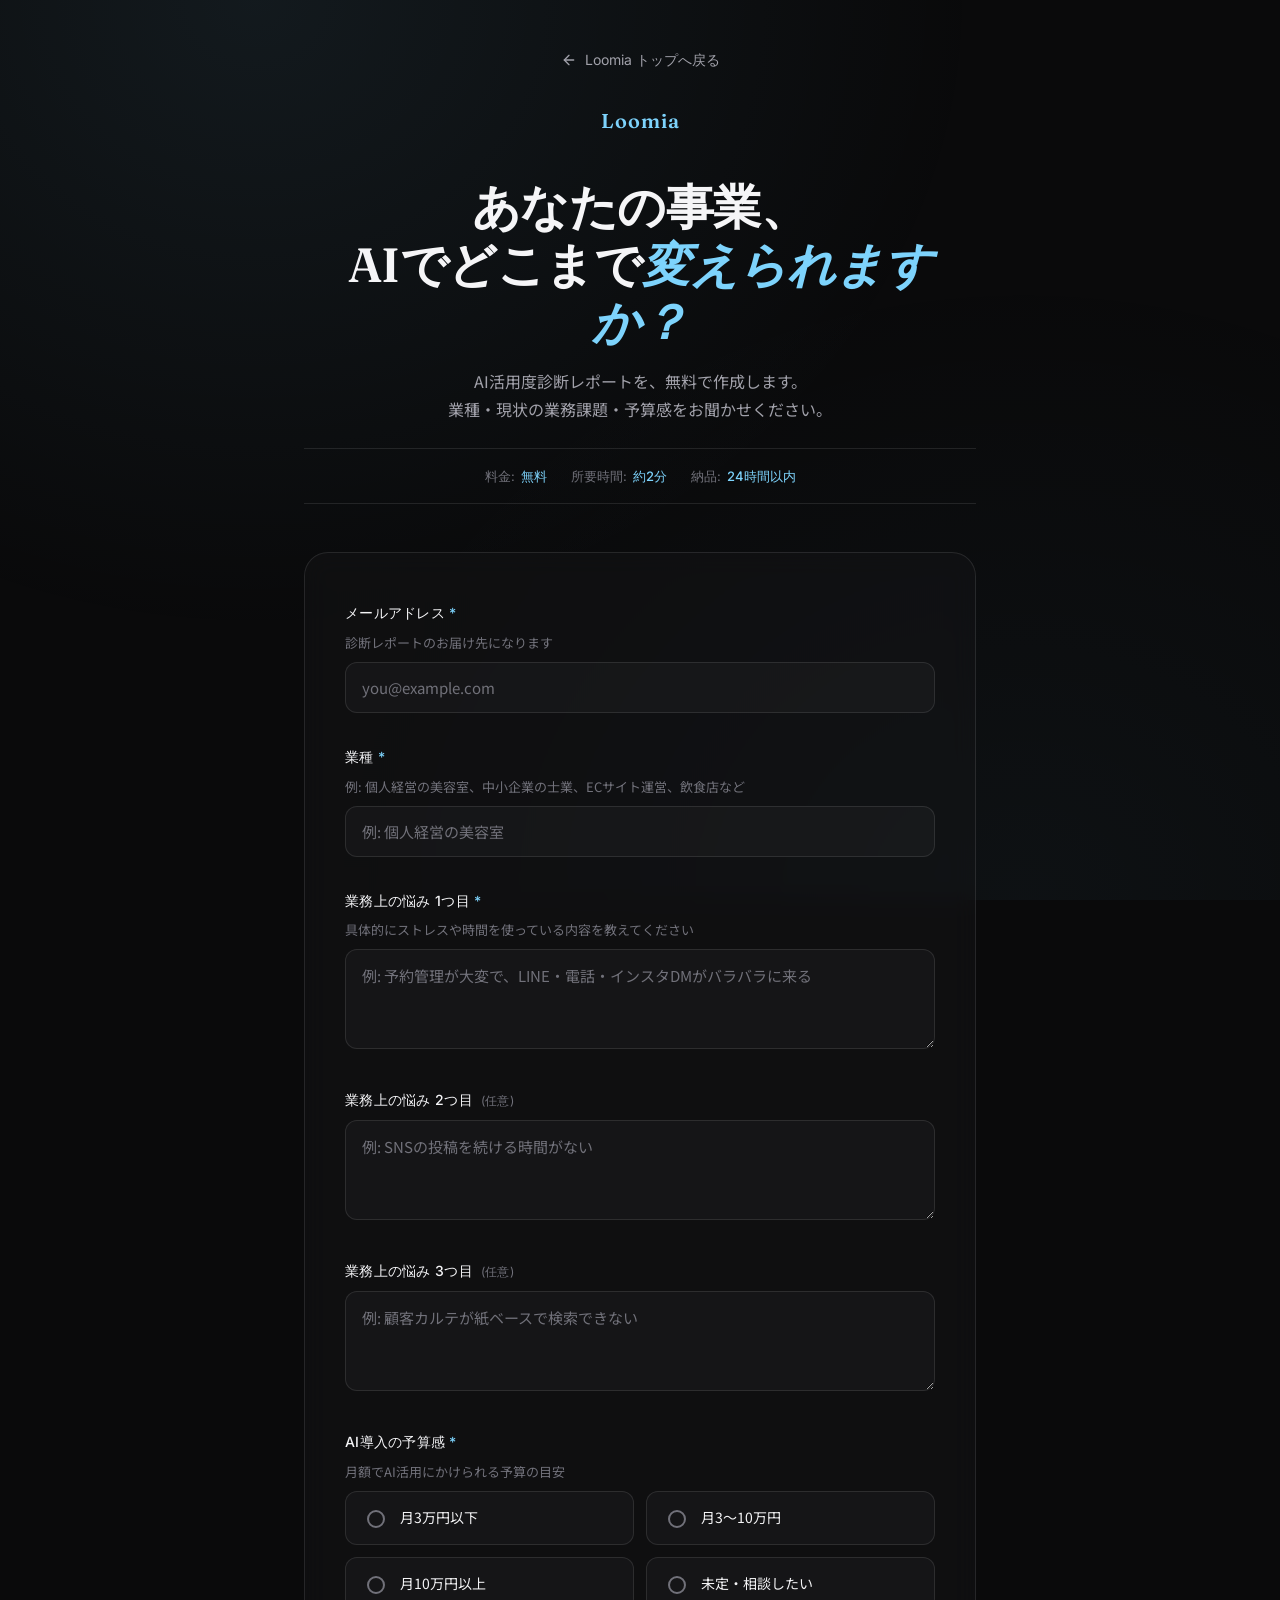
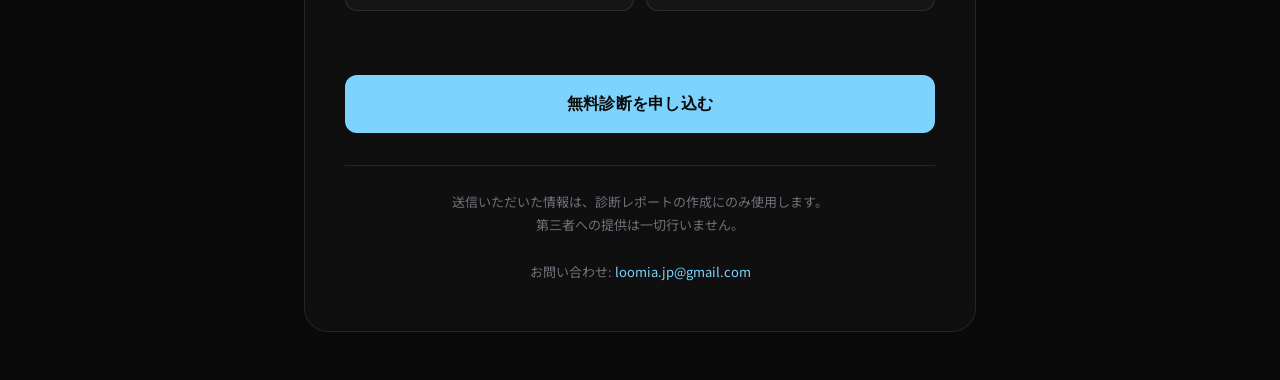
<file: form.html>
<!DOCTYPE html>
<html lang="ja">
<head>
<meta charset="UTF-8">
<meta name="viewport" content="width=device-width, initial-scale=1.0">
<meta name="robots" content="noindex, nofollow">
<title>AI活用度診断 | Loomia</title>
<meta name="description" content="あなたの事業、AIでどこまで変えられますか？ Loomia AI活用度診断フォーム。無料で個別診断レポートをお届けします。">

<!-- OG / Twitter -->
<meta property="og:title" content="AI活用度診断 | Loomia">
<meta property="og:description" content="AIで、事業の断片を、ひとつの光に。">
<meta property="og:image" content="https://weichuimengu-bit.github.io/loomia/assets/x-header.svg">
<meta property="og:url" content="https://weichuimengu-bit.github.io/loomia/form.html">
<meta property="og:type" content="website">
<meta name="twitter:card" content="summary_large_image">

<!-- Google Fonts -->
<link rel="preconnect" href="https://fonts.googleapis.com">
<link rel="preconnect" href="https://fonts.gstatic.com" crossorigin>
<link href="https://fonts.googleapis.com/css2?family=Fraunces:opsz,wght@9..144,400;9..144,500;9..144,600&family=Inter:wght@400;500;600;700&family=Noto+Sans+JP:wght@400;500;700&display=swap" rel="stylesheet">

<!-- hCaptcha -->
<script src="https://js.hcaptcha.com/1/api.js" async defer></script>

<style>
:root {
  --bg-primary: #0a0a0b;
  --bg-secondary: #111113;
  --bg-elevated: #18181b;
  --text-primary: #f5f5f7;
  --text-secondary: #a1a1aa;
  --text-muted: #71717a;
  --accent: #7dd3fc;
  --accent-glow: rgba(125, 211, 252, 0.3);
  --accent-soft: rgba(125, 211, 252, 0.1);
  --accent-border: rgba(125, 211, 252, 0.25);
  --danger: #f87171;
  --success: #86efac;
  --border: rgba(255, 255, 255, 0.1);
  --font-serif: 'Fraunces', Georgia, serif;
  --font-sans: 'Inter', system-ui, -apple-system, sans-serif;
  --font-jp: 'Noto Sans JP', system-ui, sans-serif;
  --radius-sm: 8px;
  --radius-md: 12px;
  --radius-lg: 16px;
  --radius-xl: 24px;
  --transition-fast: 150ms ease;
  --transition-base: 300ms ease;
  --transition-slow: 600ms cubic-bezier(0.2, 0.8, 0.2, 1);
}

* {
  box-sizing: border-box;
}

html {
  scroll-behavior: smooth;
}

body {
  margin: 0;
  padding: 0;
  background: var(--bg-primary);
  color: var(--text-primary);
  font-family: var(--font-jp), var(--font-sans);
  font-size: 16px;
  line-height: 1.7;
  min-height: 100vh;
  overflow-x: hidden;
}

body::before {
  content: '';
  position: fixed;
  top: 0;
  left: 0;
  width: 100%;
  height: 100%;
  background:
    radial-gradient(ellipse at 20% 0%, rgba(125, 211, 252, 0.08) 0%, transparent 50%),
    radial-gradient(ellipse at 80% 100%, rgba(125, 211, 252, 0.04) 0%, transparent 50%);
  pointer-events: none;
  z-index: 0;
}

.container {
  max-width: 720px;
  margin: 0 auto;
  padding: 48px 24px;
  position: relative;
  z-index: 1;
}

.header {
  text-align: center;
  margin-bottom: 48px;
  opacity: 0;
  transform: translateY(20px);
  animation: fadeInUp 800ms cubic-bezier(0.2, 0.8, 0.2, 1) forwards;
}

.back-link {
  display: inline-flex;
  align-items: center;
  gap: 8px;
  color: var(--text-secondary);
  text-decoration: none;
  font-family: var(--font-sans);
  font-size: 14px;
  margin-bottom: 32px;
  transition: color var(--transition-fast);
}

.back-link:hover {
  color: var(--accent);
}

.back-link svg {
  width: 16px;
  height: 16px;
}

.brand-mark {
  font-family: var(--font-serif);
  font-size: 20px;
  font-weight: 600;
  color: var(--accent);
  letter-spacing: 0.05em;
  margin-bottom: 40px;
}

.page-title {
  font-family: var(--font-serif);
  font-size: clamp(32px, 6vw, 48px);
  font-weight: 600;
  line-height: 1.2;
  margin: 0 0 16px 0;
  letter-spacing: -0.01em;
}

.page-title .accent {
  color: var(--accent);
  font-style: italic;
}

.page-subtitle {
  font-size: 16px;
  color: var(--text-secondary);
  margin: 0 0 24px 0;
  line-height: 1.8;
}

.meta-bar {
  display: flex;
  justify-content: center;
  gap: 24px;
  padding: 16px 0;
  border-top: 1px solid var(--border);
  border-bottom: 1px solid var(--border);
  flex-wrap: wrap;
}

.meta-item {
  display: flex;
  align-items: center;
  gap: 6px;
  font-family: var(--font-sans);
  font-size: 13px;
  color: var(--text-muted);
}

.meta-item-value {
  color: var(--accent);
  font-weight: 500;
}

.form-container {
  background: rgba(24, 24, 27, 0.4);
  border: 1px solid var(--border);
  border-radius: var(--radius-xl);
  padding: 48px 40px;
  backdrop-filter: blur(12px);
  opacity: 0;
  transform: translateY(30px);
  animation: fadeInUp 800ms 200ms cubic-bezier(0.2, 0.8, 0.2, 1) forwards;
}

.form-group {
  margin-bottom: 32px;
}

.form-label {
  display: block;
  font-family: var(--font-sans);
  font-size: 14px;
  font-weight: 500;
  color: var(--text-primary);
  margin-bottom: 8px;
  letter-spacing: 0.02em;
}

.form-label .required {
  color: var(--accent);
  margin-left: 4px;
}

.form-label .optional {
  color: var(--text-muted);
  font-size: 12px;
  margin-left: 8px;
  font-weight: 400;
}

.form-help {
  font-size: 13px;
  color: var(--text-muted);
  margin-top: 4px;
  margin-bottom: 8px;
  line-height: 1.6;
}

.form-input,
.form-textarea {
  width: 100%;
  padding: 14px 16px;
  background: rgba(255, 255, 255, 0.03);
  border: 1px solid var(--border);
  border-radius: var(--radius-md);
  color: var(--text-primary);
  font-family: inherit;
  font-size: 15px;
  transition: all var(--transition-fast);
  box-sizing: border-box;
}

.form-input:focus,
.form-textarea:focus {
  outline: none;
  border-color: var(--accent);
  background: rgba(125, 211, 252, 0.04);
  box-shadow: 0 0 0 3px var(--accent-soft);
}

.form-textarea {
  min-height: 100px;
  resize: vertical;
  line-height: 1.6;
}

.form-input::placeholder,
.form-textarea::placeholder {
  color: var(--text-muted);
}

.radio-group {
  display: grid;
  grid-template-columns: repeat(2, 1fr);
  gap: 12px;
}

.radio-option {
  display: flex;
  align-items: center;
  gap: 12px;
  padding: 14px 16px;
  background: rgba(255, 255, 255, 0.03);
  border: 1px solid var(--border);
  border-radius: var(--radius-md);
  cursor: pointer;
  transition: all var(--transition-fast);
  position: relative;
}

.radio-option:hover {
  background: rgba(125, 211, 252, 0.04);
  border-color: rgba(125, 211, 252, 0.2);
}

.radio-option input[type="radio"] {
  appearance: none;
  width: 18px;
  height: 18px;
  border: 2px solid var(--text-muted);
  border-radius: 50%;
  background: transparent;
  cursor: pointer;
  position: relative;
  transition: border-color var(--transition-fast);
  flex-shrink: 0;
}

.radio-option input[type="radio"]:checked {
  border-color: var(--accent);
}

.radio-option input[type="radio"]:checked::after {
  content: '';
  position: absolute;
  top: 50%;
  left: 50%;
  transform: translate(-50%, -50%);
  width: 8px;
  height: 8px;
  background: var(--accent);
  border-radius: 50%;
}

.radio-option:has(input[type="radio"]:checked) {
  background: rgba(125, 211, 252, 0.06);
  border-color: var(--accent);
}

.radio-option-label {
  font-size: 14px;
  color: var(--text-primary);
  cursor: pointer;
}

.captcha-container {
  margin: 32px 0;
  display: flex;
  justify-content: center;
}

.submit-button {
  width: 100%;
  padding: 18px 32px;
  background: var(--accent);
  color: var(--bg-primary);
  border: none;
  border-radius: var(--radius-md);
  font-family: var(--font-sans);
  font-size: 16px;
  font-weight: 600;
  cursor: pointer;
  transition: all var(--transition-base);
  display: flex;
  align-items: center;
  justify-content: center;
  gap: 12px;
  letter-spacing: 0.02em;
  position: relative;
  overflow: hidden;
}

.submit-button:hover:not(:disabled) {
  background: #a5e3fc;
  transform: translateY(-2px);
  box-shadow: 0 8px 24px var(--accent-glow);
}

.submit-button:active:not(:disabled) {
  transform: translateY(0);
}

.submit-button:disabled {
  opacity: 0.5;
  cursor: not-allowed;
}

.submit-button.loading {
  pointer-events: none;
}

.submit-button.loading .button-text {
  opacity: 0;
}

.submit-button .spinner {
  display: none;
  position: absolute;
  width: 24px;
  height: 24px;
  border: 3px solid rgba(10, 10, 11, 0.3);
  border-top-color: var(--bg-primary);
  border-radius: 50%;
  animation: spin 800ms linear infinite;
}

.submit-button.loading .spinner {
  display: block;
}

.success-screen {
  display: none;
  text-align: center;
  padding: 64px 32px;
  animation: fadeInUp 600ms cubic-bezier(0.2, 0.8, 0.2, 1);
}

.success-screen.active {
  display: block;
}

.success-icon {
  width: 80px;
  height: 80px;
  margin: 0 auto 32px auto;
  background: var(--accent-soft);
  border: 2px solid var(--accent);
  border-radius: 50%;
  display: flex;
  align-items: center;
  justify-content: center;
  animation: pulseGlow 2s ease-in-out infinite;
}

.success-icon svg {
  width: 40px;
  height: 40px;
  color: var(--accent);
}

.success-title {
  font-family: var(--font-serif);
  font-size: 32px;
  font-weight: 600;
  margin: 0 0 16px 0;
  color: var(--text-primary);
}

.success-message {
  font-size: 16px;
  color: var(--text-secondary);
  margin: 0 0 32px 0;
  line-height: 1.8;
}

.success-tagline {
  font-family: var(--font-serif);
  font-style: italic;
  color: var(--accent);
  font-size: 18px;
  margin-top: 32px;
}

.error-message {
  background: rgba(248, 113, 113, 0.08);
  border: 1px solid rgba(248, 113, 113, 0.3);
  border-radius: var(--radius-md);
  padding: 16px 20px;
  margin-bottom: 24px;
  color: var(--danger);
  font-size: 14px;
  line-height: 1.6;
  display: none;
}

.error-message.active {
  display: block;
}

.error-message a {
  color: var(--danger);
  text-decoration: underline;
  font-weight: 600;
}

.field-error {
  color: var(--danger);
  font-size: 12px;
  margin-top: 6px;
  display: none;
}

.field-error.active {
  display: block;
}

.form-input.error,
.form-textarea.error {
  border-color: var(--danger);
}

.form-footer {
  text-align: center;
  margin-top: 32px;
  padding-top: 24px;
  border-top: 1px solid var(--border);
  font-size: 13px;
  color: var(--text-muted);
  line-height: 1.8;
}

.form-footer a {
  color: var(--accent);
  text-decoration: none;
}

.form-footer a:hover {
  text-decoration: underline;
}

@keyframes fadeInUp {
  to {
    opacity: 1;
    transform: translateY(0);
  }
}

@keyframes spin {
  to { transform: rotate(360deg); }
}

@keyframes pulseGlow {
  0%, 100% {
    box-shadow: 0 0 0 0 var(--accent-glow);
  }
  50% {
    box-shadow: 0 0 0 16px rgba(125, 211, 252, 0);
  }
}

@media (max-width: 640px) {
  .container {
    padding: 32px 16px;
  }

  .form-container {
    padding: 32px 24px;
  }

  .radio-group {
    grid-template-columns: 1fr;
  }

  .meta-bar {
    gap: 16px;
  }

  .meta-item {
    font-size: 12px;
  }
}

@media (prefers-reduced-motion: reduce) {
  *, *::before, *::after {
    animation-duration: 0.01ms !important;
    animation-iteration-count: 1 !important;
    transition-duration: 0.01ms !important;
  }
}
</style>
</head>

<body>

<div class="container">

  <header class="header">
    <a href="./" class="back-link">
      <svg viewBox="0 0 24 24" fill="none" stroke="currentColor" stroke-width="2" stroke-linecap="round" stroke-linejoin="round">
        <line x1="19" y1="12" x2="5" y2="12"></line>
        <polyline points="12 19 5 12 12 5"></polyline>
      </svg>
      Loomia トップへ戻る
    </a>

    <div class="brand-mark">Loomia</div>

    <h1 class="page-title">
      あなたの事業、<br>
      AIでどこまで<span class="accent">変えられますか？</span>
    </h1>

    <p class="page-subtitle">
      AI活用度診断レポートを、無料で作成します。<br>
      業種・現状の業務課題・予算感をお聞かせください。
    </p>

    <div class="meta-bar">
      <div class="meta-item">
        <span>料金:</span>
        <span class="meta-item-value">無料</span>
      </div>
      <div class="meta-item">
        <span>所要時間:</span>
        <span class="meta-item-value">約2分</span>
      </div>
      <div class="meta-item">
        <span>納品:</span>
        <span class="meta-item-value">24時間以内</span>
      </div>
    </div>
  </header>

  <main class="form-container" id="formContainer">

    <div class="error-message" id="errorMessage"></div>

    <form id="diagnosisForm" novalidate>

      <div class="form-group">
        <label class="form-label" for="email">
          メールアドレス<span class="required">*</span>
        </label>
        <p class="form-help">診断レポートのお届け先になります</p>
        <input
          type="email"
          id="email"
          name="email"
          class="form-input"
          placeholder="you@example.com"
          required
          aria-required="true">
        <div class="field-error" id="emailError"></div>
      </div>

      <div class="form-group">
        <label class="form-label" for="industry">
          業種<span class="required">*</span>
        </label>
        <p class="form-help">例: 個人経営の美容室、中小企業の士業、ECサイト運営、飲食店など</p>
        <input
          type="text"
          id="industry"
          name="industry"
          class="form-input"
          placeholder="例: 個人経営の美容室"
          required
          aria-required="true">
        <div class="field-error" id="industryError"></div>
      </div>

      <div class="form-group">
        <label class="form-label" for="concern1">
          業務上の悩み 1つ目<span class="required">*</span>
        </label>
        <p class="form-help">具体的にストレスや時間を使っている内容を教えてください</p>
        <textarea
          id="concern1"
          name="concern1"
          class="form-textarea"
          placeholder="例: 予約管理が大変で、LINE・電話・インスタDMがバラバラに来る"
          required
          aria-required="true"></textarea>
        <div class="field-error" id="concern1Error"></div>
      </div>

      <div class="form-group">
        <label class="form-label" for="concern2">
          業務上の悩み 2つ目<span class="optional">(任意)</span>
        </label>
        <textarea
          id="concern2"
          name="concern2"
          class="form-textarea"
          placeholder="例: SNSの投稿を続ける時間がない"></textarea>
      </div>

      <div class="form-group">
        <label class="form-label" for="concern3">
          業務上の悩み 3つ目<span class="optional">(任意)</span>
        </label>
        <textarea
          id="concern3"
          name="concern3"
          class="form-textarea"
          placeholder="例: 顧客カルテが紙ベースで検索できない"></textarea>
      </div>

      <div class="form-group">
        <label class="form-label">
          AI導入の予算感<span class="required">*</span>
        </label>
        <p class="form-help">月額でAI活用にかけられる予算の目安</p>
        <div class="radio-group" role="radiogroup" aria-required="true">
          <label class="radio-option">
            <input type="radio" name="budget" value="月3万円以下" required>
            <span class="radio-option-label">月3万円以下</span>
          </label>
          <label class="radio-option">
            <input type="radio" name="budget" value="月3〜10万円">
            <span class="radio-option-label">月3〜10万円</span>
          </label>
          <label class="radio-option">
            <input type="radio" name="budget" value="月10万円以上">
            <span class="radio-option-label">月10万円以上</span>
          </label>
          <label class="radio-option">
            <input type="radio" name="budget" value="未定・相談したい">
            <span class="radio-option-label">未定・相談したい</span>
          </label>
        </div>
        <div class="field-error" id="budgetError"></div>
      </div>

      <div class="captcha-container">
        <div class="h-captcha" data-sitekey="c1d66612-5d1a-4be6-bdda-dfdee3420bba" data-theme="dark"></div>
      </div>

      <button type="submit" class="submit-button" id="submitButton">
        <span class="button-text">無料診断を申し込む</span>
        <div class="spinner"></div>
      </button>

    </form>

    <div class="form-footer">
      送信いただいた情報は、診断レポートの作成にのみ使用します。<br>
      第三者への提供は一切行いません。<br><br>
      お問い合わせ: <a href="mailto:loomia.jp@gmail.com">loomia.jp@gmail.com</a>
    </div>

  </main>

  <div class="success-screen" id="successScreen">
    <div class="success-icon">
      <svg viewBox="0 0 24 24" fill="none" stroke="currentColor" stroke-width="2.5" stroke-linecap="round" stroke-linejoin="round">
        <polyline points="20 6 9 17 4 12"></polyline>
      </svg>
    </div>
    <h2 class="success-title">ありがとうございます</h2>
    <p class="success-message">
      診断申込を受け付けました。<br>
      24時間以内に、AI活用度診断レポートを<br>
      ご入力いただいたメールアドレスにお送りします。<br><br>
      もしメールが届かない場合は、<br>
      迷惑メールフォルダをご確認ください。
    </p>
    <p class="success-tagline">AIで、事業の断片を、ひとつの光に。</p>
  </div>

</div>

<script>
// Apps Script の Web App URL
const WEBHOOK_URL = "https://script.google.com/macros/s/AKfycbxd0Zlbfi6oRZK6UX-pOo1FDZ_iC3NjcgSe7rN9vwHwElISa6glSqSH1kIkmpHfPkuw/exec";

const form = document.getElementById('diagnosisForm');
const submitButton = document.getElementById('submitButton');
const errorMessage = document.getElementById('errorMessage');
const formContainer = document.getElementById('formContainer');
const successScreen = document.getElementById('successScreen');

form.addEventListener('submit', async (e) => {
  e.preventDefault();

  clearErrors();

  if (!validateForm()) {
    return;
  }

  const captchaToken = typeof hcaptcha !== 'undefined' ? hcaptcha.getResponse() : null;
  if (!captchaToken) {
    showError("セキュリティチェック(CAPTCHA)を完了してください。");
    return;
  }

  const formData = {
    email: document.getElementById('email').value.trim(),
    industry: document.getElementById('industry').value.trim(),
    concern1: document.getElementById('concern1').value.trim(),
    concern2: document.getElementById('concern2').value.trim(),
    concern3: document.getElementById('concern3').value.trim(),
    budget: document.querySelector('input[name="budget"]:checked')?.value || "",
    captchaToken: captchaToken
  };

  submitButton.classList.add('loading');
  submitButton.disabled = true;

  try {
    const response = await fetch(WEBHOOK_URL, {
      method: 'POST',
      mode: 'no-cors',
      headers: {
        'Content-Type': 'text/plain;charset=utf-8'
      },
      body: JSON.stringify(formData)
    });

    showSuccessScreen();

  } catch (error) {
    console.error('送信エラー:', error);
    showError(
      'システムエラーが発生しました。お手数ですが、' +
      '<a href="mailto:loomia.jp@gmail.com">loomia.jp@gmail.com</a>' +
      'まで直接ご連絡ください。'
    );
    submitButton.classList.remove('loading');
    submitButton.disabled = false;

    if (typeof hcaptcha !== 'undefined') {
      hcaptcha.reset();
    }
  }
});

function validateForm() {
  let isValid = true;

  const email = document.getElementById('email').value.trim();
  if (!email) {
    showFieldError('email', 'メールアドレスを入力してください');
    isValid = false;
  } else if (!isValidEmail(email)) {
    showFieldError('email', 'メールアドレスの形式が正しくありません');
    isValid = false;
  }

  const industry = document.getElementById('industry').value.trim();
  if (!industry) {
    showFieldError('industry', '業種を入力してください');
    isValid = false;
  }

  const concern1 = document.getElementById('concern1').value.trim();
  if (!concern1) {
    showFieldError('concern1', '業務上の悩みを入力してください');
    isValid = false;
  }

  const budget = document.querySelector('input[name="budget"]:checked');
  if (!budget) {
    showFieldError('budget', '予算感を選択してください');
    isValid = false;
  }

  return isValid;
}

function isValidEmail(email) {
  const regex = /^[^\s@]+@[^\s@]+\.[^\s@]+$/;
  return regex.test(email);
}

function showFieldError(fieldId, message) {
  const field = document.getElementById(fieldId);
  const errorEl = document.getElementById(fieldId + 'Error');

  if (field) field.classList.add('error');
  if (errorEl) {
    errorEl.textContent = message;
    errorEl.classList.add('active');
  }
}

function clearErrors() {
  errorMessage.classList.remove('active');
  errorMessage.innerHTML = '';

  document.querySelectorAll('.field-error').forEach(el => {
    el.classList.remove('active');
    el.textContent = '';
  });

  document.querySelectorAll('.error').forEach(el => {
    el.classList.remove('error');
  });
}

function showError(html) {
  errorMessage.innerHTML = html;
  errorMessage.classList.add('active');
  errorMessage.scrollIntoView({ behavior: 'smooth', block: 'center' });
}

function showSuccessScreen() {
  formContainer.style.display = 'none';
  successScreen.classList.add('active');
  window.scrollTo({ top: 0, behavior: 'smooth' });
}

document.querySelectorAll('input, textarea').forEach(input => {
  input.addEventListener('input', () => {
    input.classList.remove('error');
    const errorEl = document.getElementById(input.id + 'Error');
    if (errorEl) {
      errorEl.classList.remove('active');
    }
  });
});

document.querySelectorAll('input[type="radio"]').forEach(radio => {
  radio.addEventListener('change', () => {
    const errorEl = document.getElementById('budgetError');
    if (errorEl) {
      errorEl.classList.remove('active');
    }
  });
});
</script>

<!-- Cloudflare Web Analytics --><script defer src='https://static.cloudflareinsights.com/beacon.min.js' data-cf-beacon='{"token": "270a01b733ab4c1abd686ed59a677785"}'></script><!-- End Cloudflare Web Analytics -->

</body>
</html>
</file>
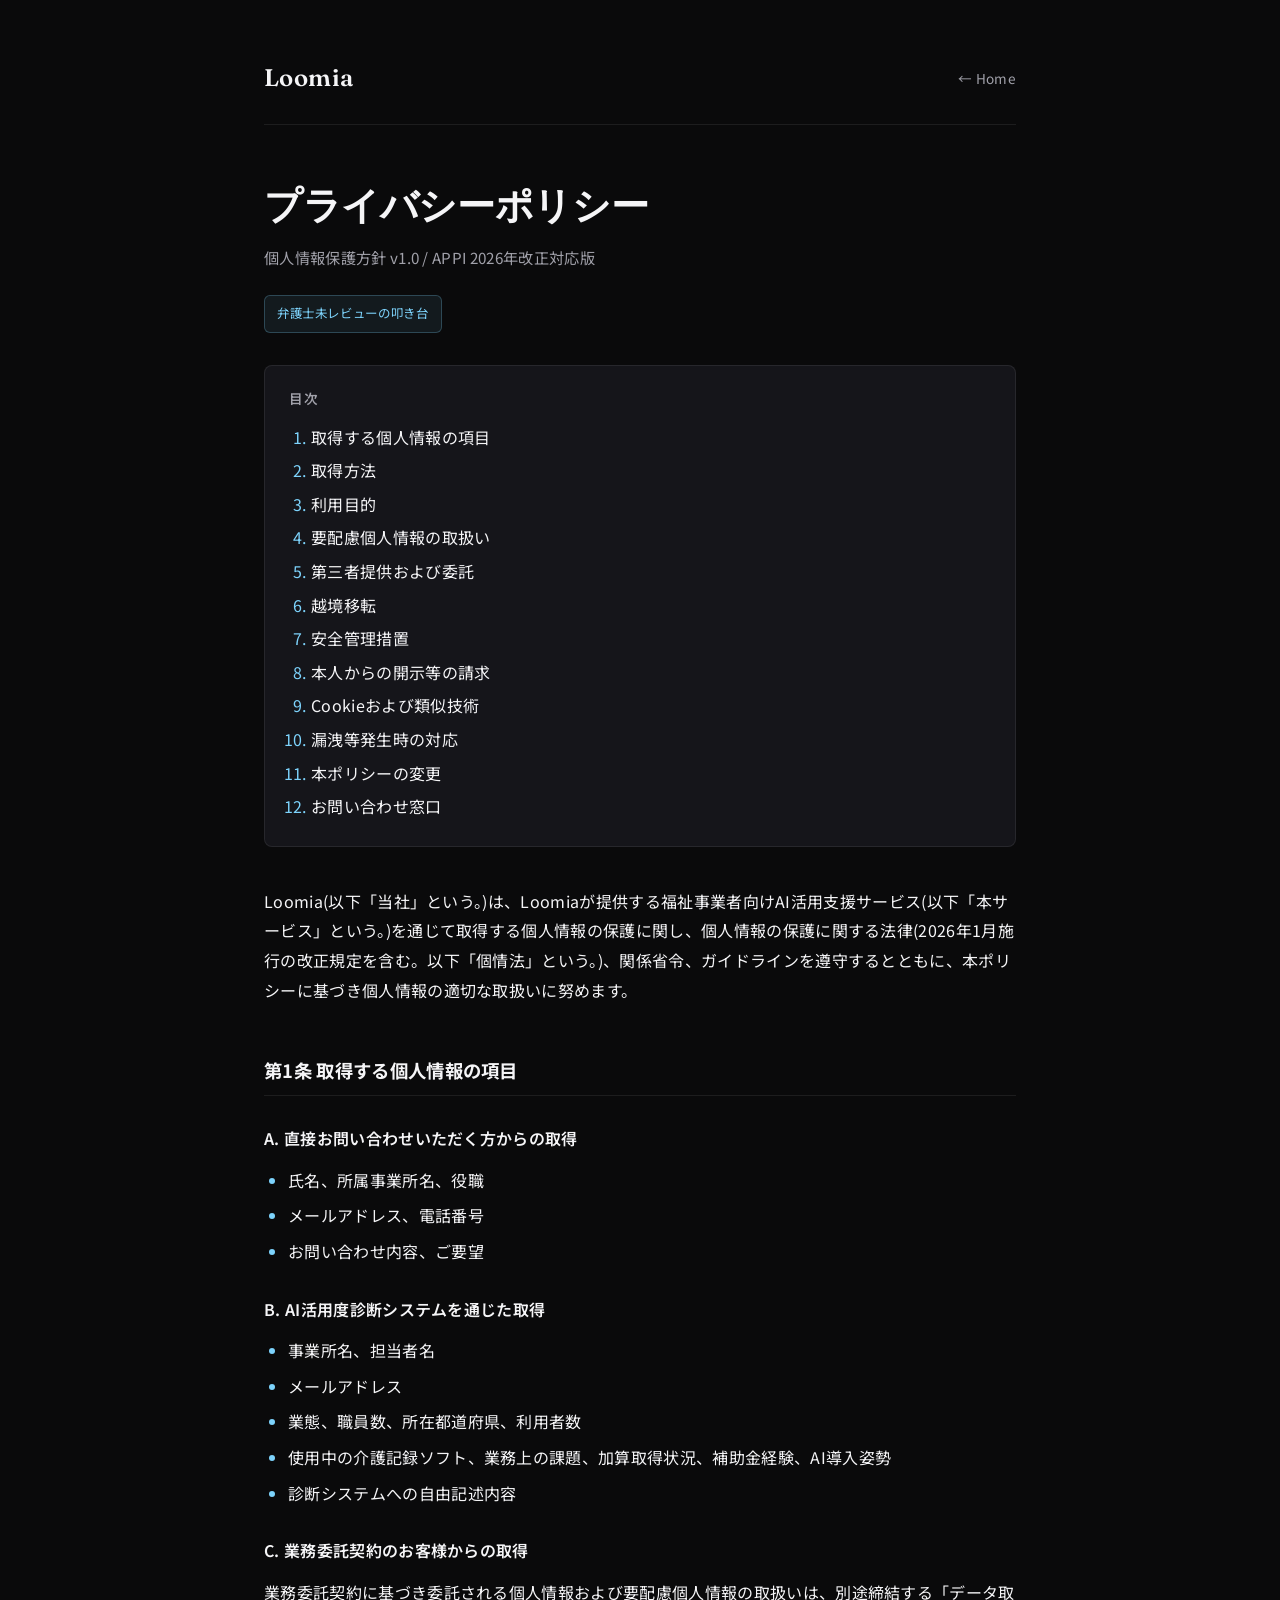
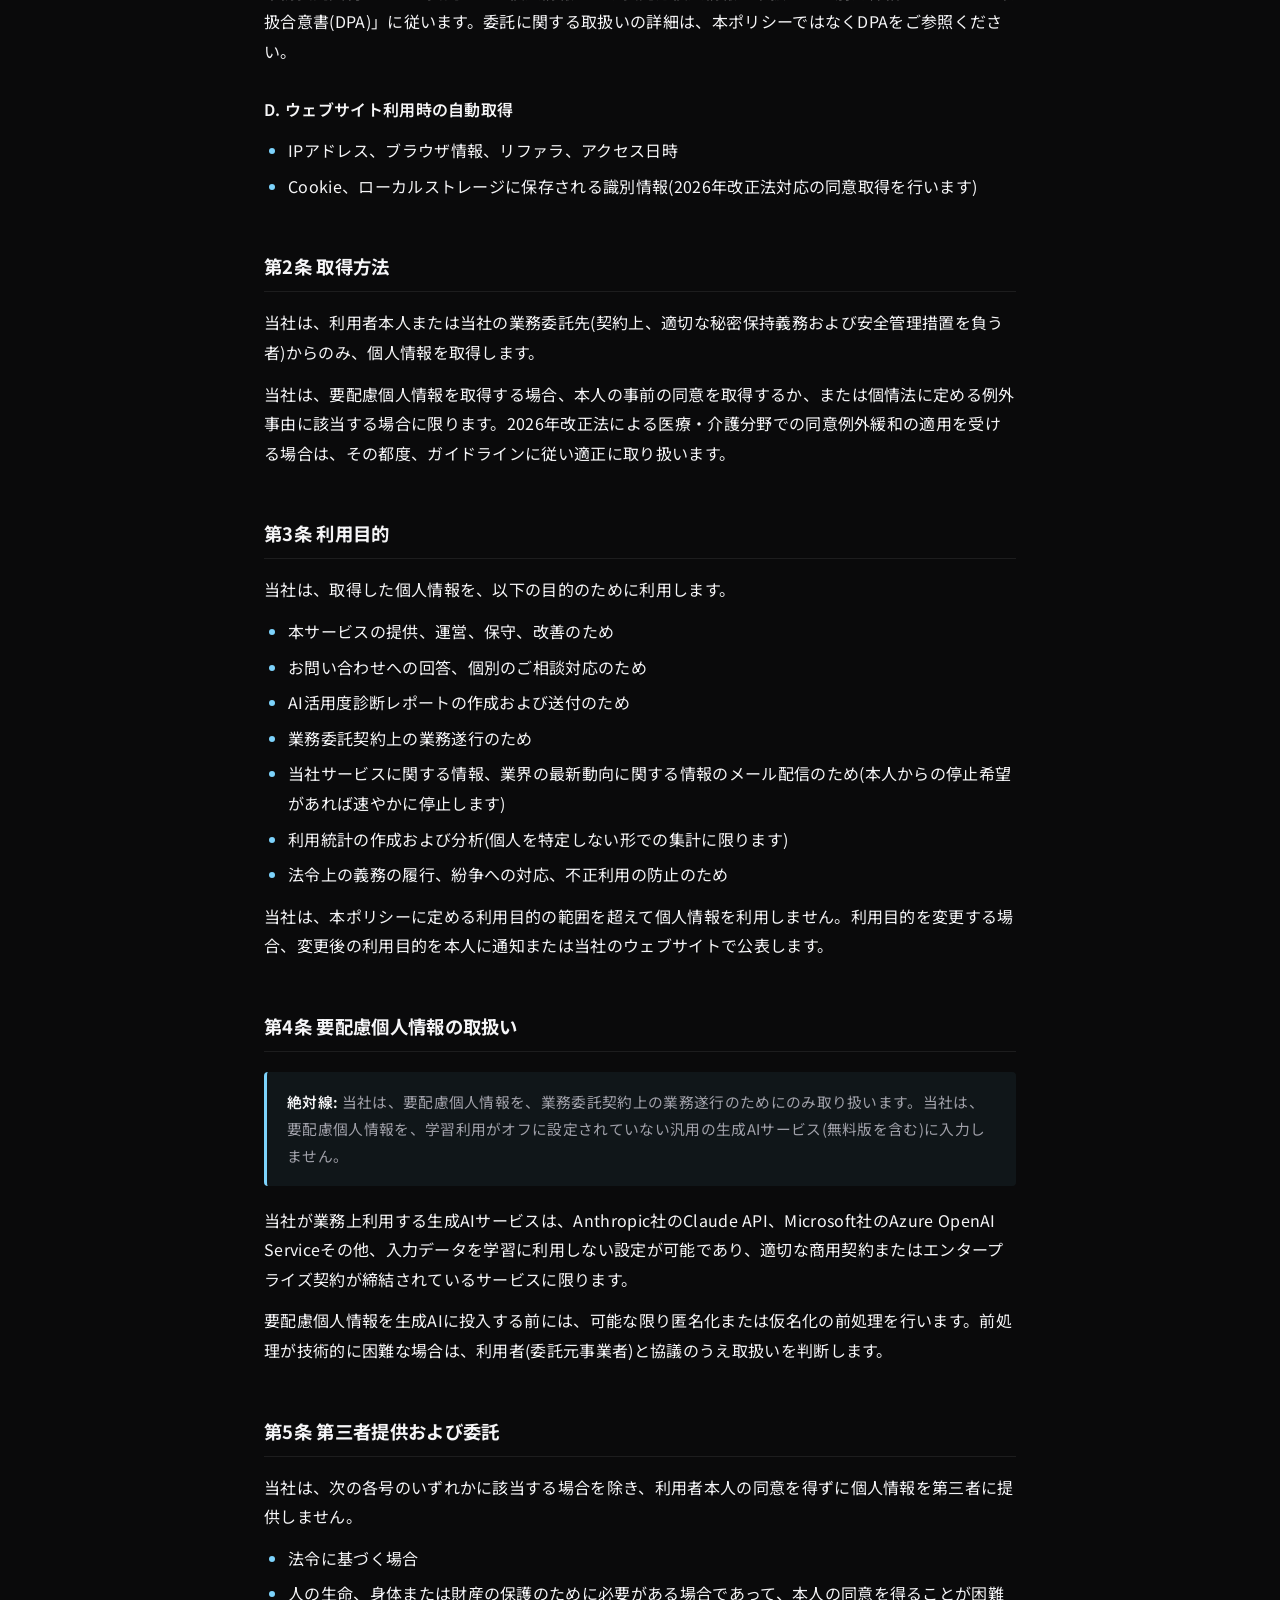
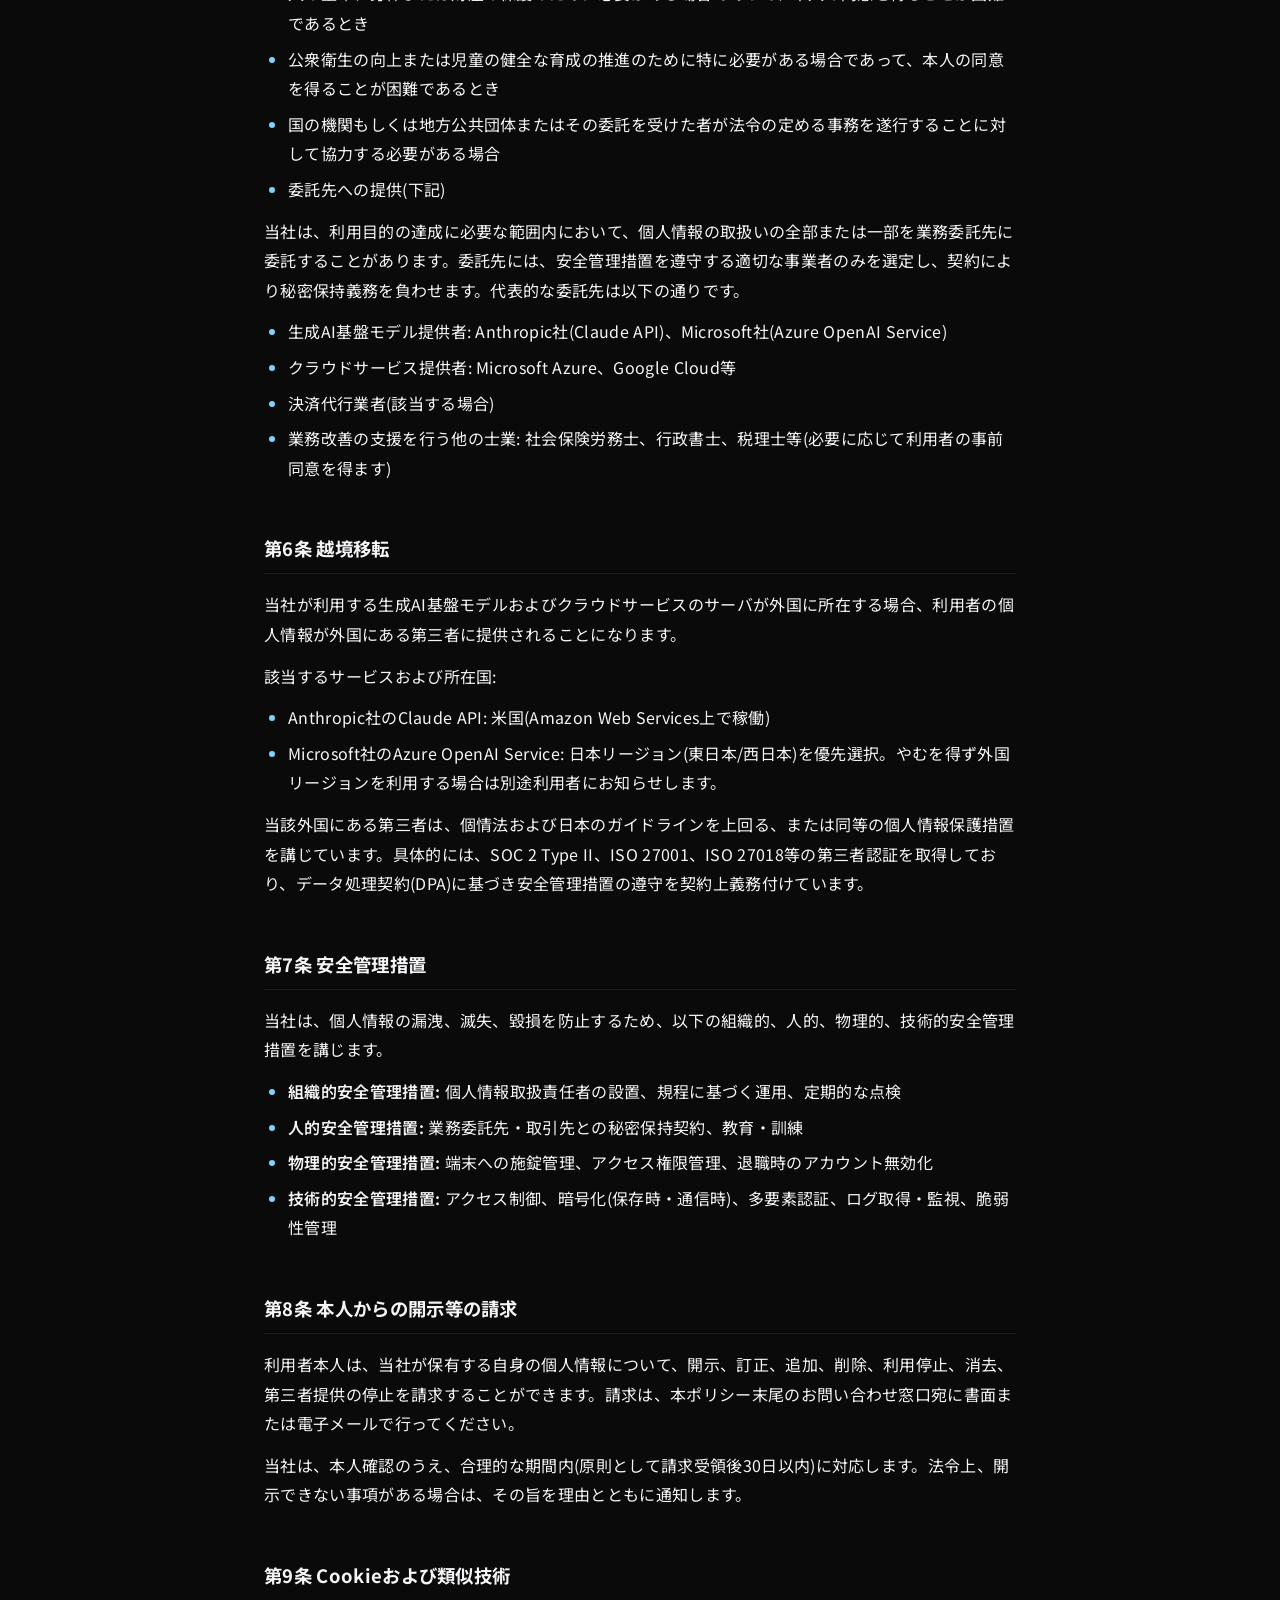
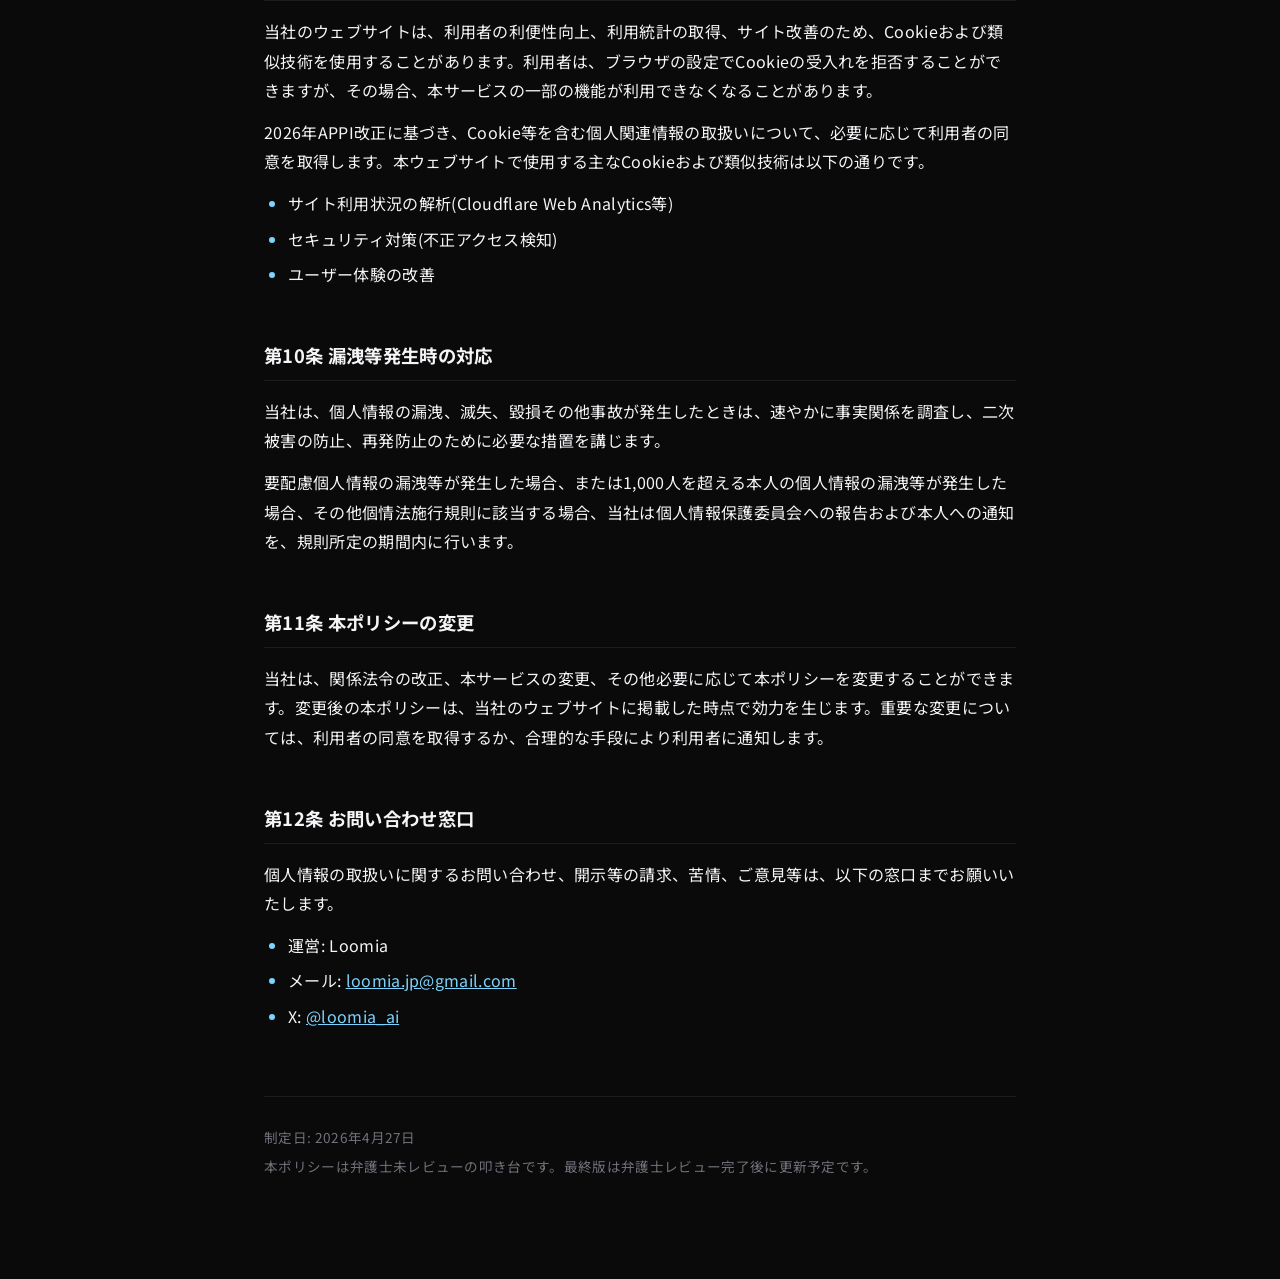
<file: legal/privacy.html>
<!DOCTYPE html>
<html lang="ja">
<head>
<meta charset="UTF-8">
<meta name="viewport" content="width=device-width, initial-scale=1.0">
<meta name="robots" content="noindex,nofollow">
<title>プライバシーポリシー | Loomia</title>
<meta name="description" content="Loomiaのプライバシーポリシー。個人情報・要配慮個人情報の取扱い、APPI 2026年改正対応、越境移転、安全管理措置を明記しています。">
<link rel="icon" type="image/svg+xml" href="../favicon.svg">
<link rel="preconnect" href="https://fonts.googleapis.com">
<link rel="preconnect" href="https://fonts.gstatic.com" crossorigin>
<link href="https://fonts.googleapis.com/css2?family=Fraunces:opsz,wght@9..144,400;9..144,500;9..144,600&family=Inter:wght@400;500;600;700&family=Noto+Sans+JP:wght@400;500;700&display=swap" rel="stylesheet">
<link rel="stylesheet" href="./legal-style.css">
</head>
<body>
<div class="wrap">
  <div class="brand-row">
    <a href="../index.html" class="brand">Loomia</a>
    <a href="../index.html" class="back">← Home</a>
  </div>

  <h1>プライバシーポリシー</h1>
  <p class="subtitle">個人情報保護方針 v1.0 / APPI 2026年改正対応版</p>
  <span class="draft-note">弁護士未レビューの叩き台</span>

  <div class="toc">
    <p class="toc-title">目次</p>
    <ol>
      <li><a href="#sec1">取得する個人情報の項目</a></li>
      <li><a href="#sec2">取得方法</a></li>
      <li><a href="#sec3">利用目的</a></li>
      <li><a href="#sec4">要配慮個人情報の取扱い</a></li>
      <li><a href="#sec5">第三者提供および委託</a></li>
      <li><a href="#sec6">越境移転</a></li>
      <li><a href="#sec7">安全管理措置</a></li>
      <li><a href="#sec8">本人からの開示等の請求</a></li>
      <li><a href="#sec9">Cookieおよび類似技術</a></li>
      <li><a href="#sec10">漏洩等発生時の対応</a></li>
      <li><a href="#sec11">本ポリシーの変更</a></li>
      <li><a href="#sec12">お問い合わせ窓口</a></li>
    </ol>
  </div>

  <p>Loomia(以下「当社」という。)は、Loomiaが提供する福祉事業者向けAI活用支援サービス(以下「本サービス」という。)を通じて取得する個人情報の保護に関し、個人情報の保護に関する法律(2026年1月施行の改正規定を含む。以下「個情法」という。)、関係省令、ガイドラインを遵守するとともに、本ポリシーに基づき個人情報の適切な取扱いに努めます。</p>

  <h2 id="sec1">第1条 取得する個人情報の項目</h2>

  <h3>A. 直接お問い合わせいただく方からの取得</h3>
  <ul>
    <li>氏名、所属事業所名、役職</li>
    <li>メールアドレス、電話番号</li>
    <li>お問い合わせ内容、ご要望</li>
  </ul>

  <h3>B. AI活用度診断システムを通じた取得</h3>
  <ul>
    <li>事業所名、担当者名</li>
    <li>メールアドレス</li>
    <li>業態、職員数、所在都道府県、利用者数</li>
    <li>使用中の介護記録ソフト、業務上の課題、加算取得状況、補助金経験、AI導入姿勢</li>
    <li>診断システムへの自由記述内容</li>
  </ul>

  <h3>C. 業務委託契約のお客様からの取得</h3>
  <p>業務委託契約に基づき委託される個人情報および要配慮個人情報の取扱いは、別途締結する「データ取扱合意書(DPA)」に従います。委託に関する取扱いの詳細は、本ポリシーではなくDPAをご参照ください。</p>

  <h3>D. ウェブサイト利用時の自動取得</h3>
  <ul>
    <li>IPアドレス、ブラウザ情報、リファラ、アクセス日時</li>
    <li>Cookie、ローカルストレージに保存される識別情報(2026年改正法対応の同意取得を行います)</li>
  </ul>

  <h2 id="sec2">第2条 取得方法</h2>
  <p>当社は、利用者本人または当社の業務委託先(契約上、適切な秘密保持義務および安全管理措置を負う者)からのみ、個人情報を取得します。</p>
  <p>当社は、要配慮個人情報を取得する場合、本人の事前の同意を取得するか、または個情法に定める例外事由に該当する場合に限ります。2026年改正法による医療・介護分野での同意例外緩和の適用を受ける場合は、その都度、ガイドラインに従い適正に取り扱います。</p>

  <h2 id="sec3">第3条 利用目的</h2>
  <p>当社は、取得した個人情報を、以下の目的のために利用します。</p>
  <ul>
    <li>本サービスの提供、運営、保守、改善のため</li>
    <li>お問い合わせへの回答、個別のご相談対応のため</li>
    <li>AI活用度診断レポートの作成および送付のため</li>
    <li>業務委託契約上の業務遂行のため</li>
    <li>当社サービスに関する情報、業界の最新動向に関する情報のメール配信のため(本人からの停止希望があれば速やかに停止します)</li>
    <li>利用統計の作成および分析(個人を特定しない形での集計に限ります)</li>
    <li>法令上の義務の履行、紛争への対応、不正利用の防止のため</li>
  </ul>
  <p>当社は、本ポリシーに定める利用目的の範囲を超えて個人情報を利用しません。利用目的を変更する場合、変更後の利用目的を本人に通知または当社のウェブサイトで公表します。</p>

  <h2 id="sec4">第4条 要配慮個人情報の取扱い</h2>
  <div class="callout">
    <strong>絶対線:</strong> 当社は、要配慮個人情報を、業務委託契約上の業務遂行のためにのみ取り扱います。当社は、要配慮個人情報を、学習利用がオフに設定されていない汎用の生成AIサービス(無料版を含む)に入力しません。
  </div>
  <p>当社が業務上利用する生成AIサービスは、Anthropic社のClaude API、Microsoft社のAzure OpenAI Serviceその他、入力データを学習に利用しない設定が可能であり、適切な商用契約またはエンタープライズ契約が締結されているサービスに限ります。</p>
  <p>要配慮個人情報を生成AIに投入する前には、可能な限り匿名化または仮名化の前処理を行います。前処理が技術的に困難な場合は、利用者(委託元事業者)と協議のうえ取扱いを判断します。</p>

  <h2 id="sec5">第5条 第三者提供および委託</h2>
  <p>当社は、次の各号のいずれかに該当する場合を除き、利用者本人の同意を得ずに個人情報を第三者に提供しません。</p>
  <ul>
    <li>法令に基づく場合</li>
    <li>人の生命、身体または財産の保護のために必要がある場合であって、本人の同意を得ることが困難であるとき</li>
    <li>公衆衛生の向上または児童の健全な育成の推進のために特に必要がある場合であって、本人の同意を得ることが困難であるとき</li>
    <li>国の機関もしくは地方公共団体またはその委託を受けた者が法令の定める事務を遂行することに対して協力する必要がある場合</li>
    <li>委託先への提供(下記)</li>
  </ul>
  <p>当社は、利用目的の達成に必要な範囲内において、個人情報の取扱いの全部または一部を業務委託先に委託することがあります。委託先には、安全管理措置を遵守する適切な事業者のみを選定し、契約により秘密保持義務を負わせます。代表的な委託先は以下の通りです。</p>
  <ul>
    <li>生成AI基盤モデル提供者: Anthropic社(Claude API)、Microsoft社(Azure OpenAI Service)</li>
    <li>クラウドサービス提供者: Microsoft Azure、Google Cloud等</li>
    <li>決済代行業者(該当する場合)</li>
    <li>業務改善の支援を行う他の士業: 社会保険労務士、行政書士、税理士等(必要に応じて利用者の事前同意を得ます)</li>
  </ul>

  <h2 id="sec6">第6条 越境移転</h2>
  <p>当社が利用する生成AI基盤モデルおよびクラウドサービスのサーバが外国に所在する場合、利用者の個人情報が外国にある第三者に提供されることになります。</p>
  <p>該当するサービスおよび所在国:</p>
  <ul>
    <li>Anthropic社のClaude API: 米国(Amazon Web Services上で稼働)</li>
    <li>Microsoft社のAzure OpenAI Service: 日本リージョン(東日本/西日本)を優先選択。やむを得ず外国リージョンを利用する場合は別途利用者にお知らせします。</li>
  </ul>
  <p>当該外国にある第三者は、個情法および日本のガイドラインを上回る、または同等の個人情報保護措置を講じています。具体的には、SOC 2 Type II、ISO 27001、ISO 27018等の第三者認証を取得しており、データ処理契約(DPA)に基づき安全管理措置の遵守を契約上義務付けています。</p>

  <h2 id="sec7">第7条 安全管理措置</h2>
  <p>当社は、個人情報の漏洩、滅失、毀損を防止するため、以下の組織的、人的、物理的、技術的安全管理措置を講じます。</p>
  <ul>
    <li><strong>組織的安全管理措置:</strong> 個人情報取扱責任者の設置、規程に基づく運用、定期的な点検</li>
    <li><strong>人的安全管理措置:</strong> 業務委託先・取引先との秘密保持契約、教育・訓練</li>
    <li><strong>物理的安全管理措置:</strong> 端末への施錠管理、アクセス権限管理、退職時のアカウント無効化</li>
    <li><strong>技術的安全管理措置:</strong> アクセス制御、暗号化(保存時・通信時)、多要素認証、ログ取得・監視、脆弱性管理</li>
  </ul>

  <h2 id="sec8">第8条 本人からの開示等の請求</h2>
  <p>利用者本人は、当社が保有する自身の個人情報について、開示、訂正、追加、削除、利用停止、消去、第三者提供の停止を請求することができます。請求は、本ポリシー末尾のお問い合わせ窓口宛に書面または電子メールで行ってください。</p>
  <p>当社は、本人確認のうえ、合理的な期間内(原則として請求受領後30日以内)に対応します。法令上、開示できない事項がある場合は、その旨を理由とともに通知します。</p>

  <h2 id="sec9">第9条 Cookieおよび類似技術</h2>
  <p>当社のウェブサイトは、利用者の利便性向上、利用統計の取得、サイト改善のため、Cookieおよび類似技術を使用することがあります。利用者は、ブラウザの設定でCookieの受入れを拒否することができますが、その場合、本サービスの一部の機能が利用できなくなることがあります。</p>
  <p>2026年APPI改正に基づき、Cookie等を含む個人関連情報の取扱いについて、必要に応じて利用者の同意を取得します。本ウェブサイトで使用する主なCookieおよび類似技術は以下の通りです。</p>
  <ul>
    <li>サイト利用状況の解析(Cloudflare Web Analytics等)</li>
    <li>セキュリティ対策(不正アクセス検知)</li>
    <li>ユーザー体験の改善</li>
  </ul>

  <h2 id="sec10">第10条 漏洩等発生時の対応</h2>
  <p>当社は、個人情報の漏洩、滅失、毀損その他事故が発生したときは、速やかに事実関係を調査し、二次被害の防止、再発防止のために必要な措置を講じます。</p>
  <p>要配慮個人情報の漏洩等が発生した場合、または1,000人を超える本人の個人情報の漏洩等が発生した場合、その他個情法施行規則に該当する場合、当社は個人情報保護委員会への報告および本人への通知を、規則所定の期間内に行います。</p>

  <h2 id="sec11">第11条 本ポリシーの変更</h2>
  <p>当社は、関係法令の改正、本サービスの変更、その他必要に応じて本ポリシーを変更することができます。変更後の本ポリシーは、当社のウェブサイトに掲載した時点で効力を生じます。重要な変更については、利用者の同意を取得するか、合理的な手段により利用者に通知します。</p>

  <h2 id="sec12">第12条 お問い合わせ窓口</h2>
  <p>個人情報の取扱いに関するお問い合わせ、開示等の請求、苦情、ご意見等は、以下の窓口までお願いいたします。</p>
  <ul>
    <li>運営: Loomia</li>
    <li>メール: <a href="mailto:loomia.jp@gmail.com">loomia.jp@gmail.com</a></li>
    <li>X: <a href="https://twitter.com/loomia_ai" target="_blank" rel="noopener noreferrer">@loomia_ai</a></li>
  </ul>

  <div class="meta">
    <p>制定日: 2026年4月27日</p>
    <p>本ポリシーは弁護士未レビューの叩き台です。最終版は弁護士レビュー完了後に更新予定です。</p>
  </div>
</div>
</body>
</html>
</file>
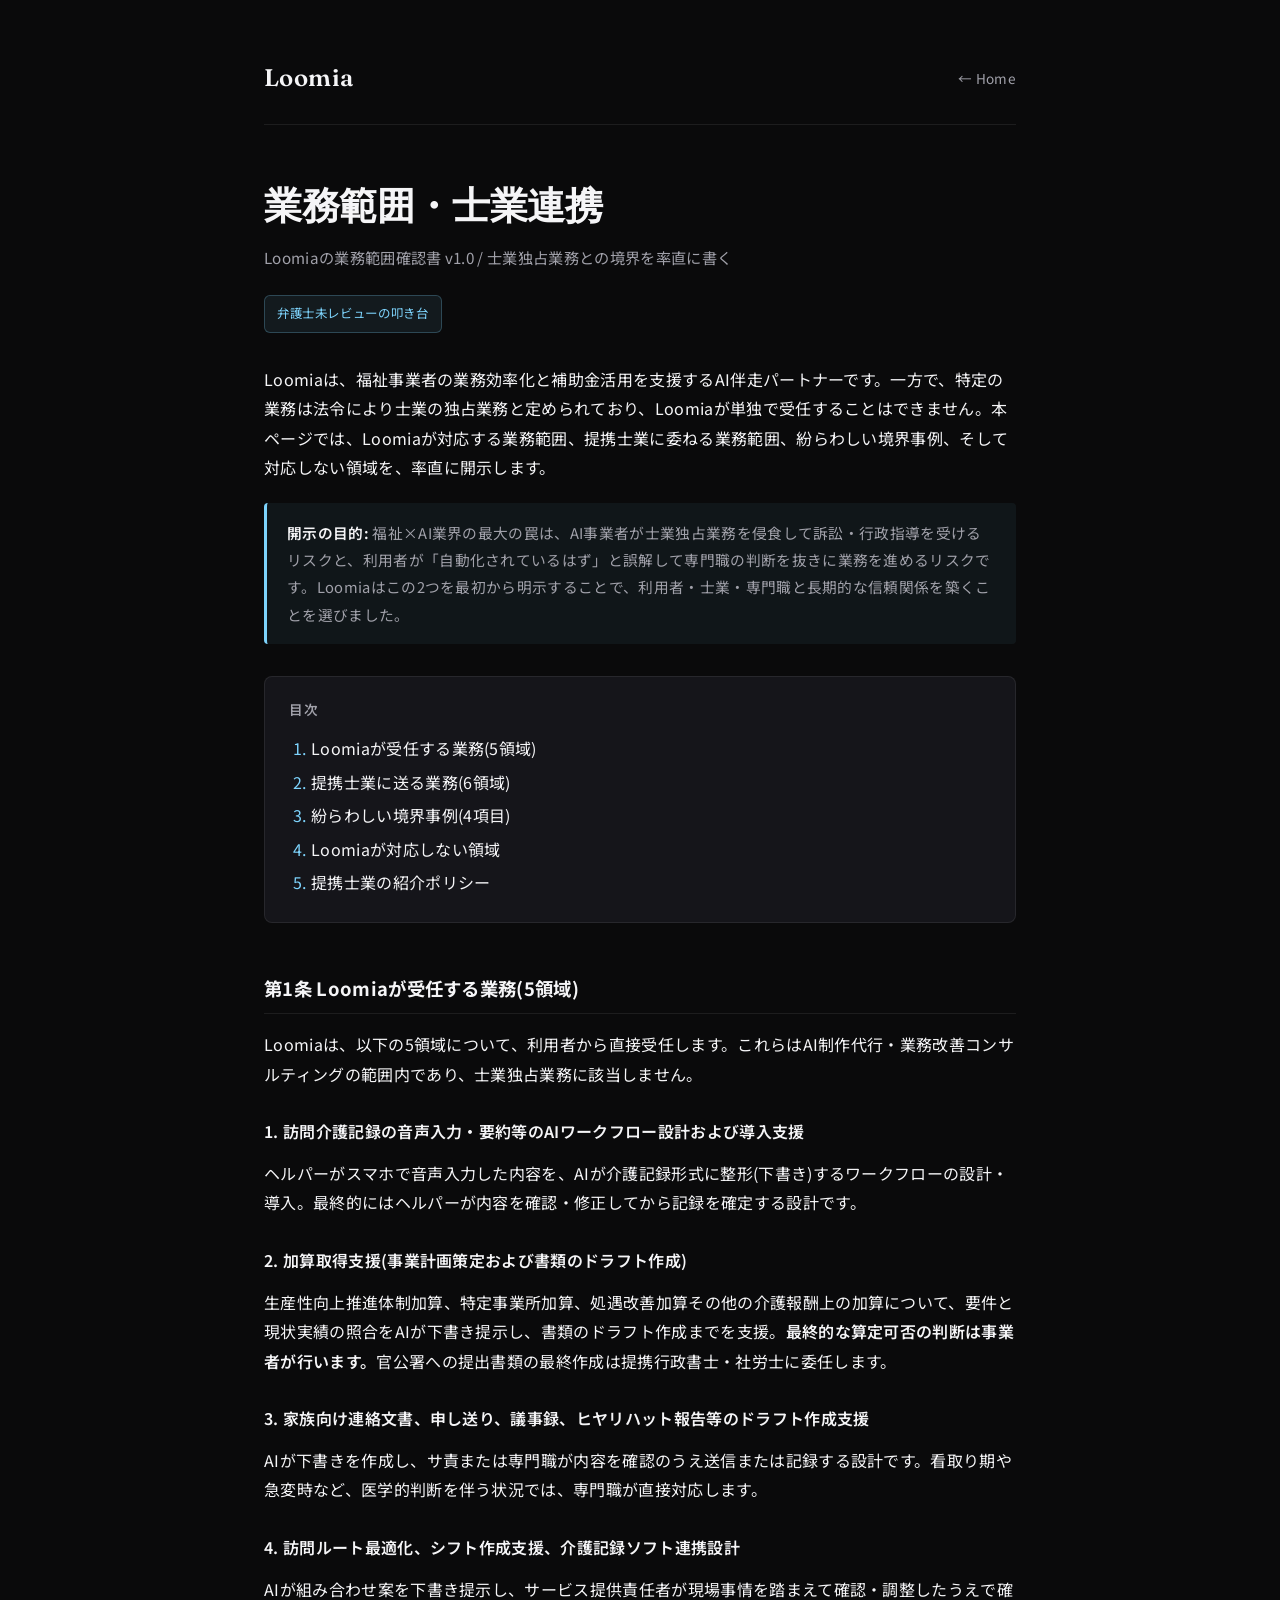
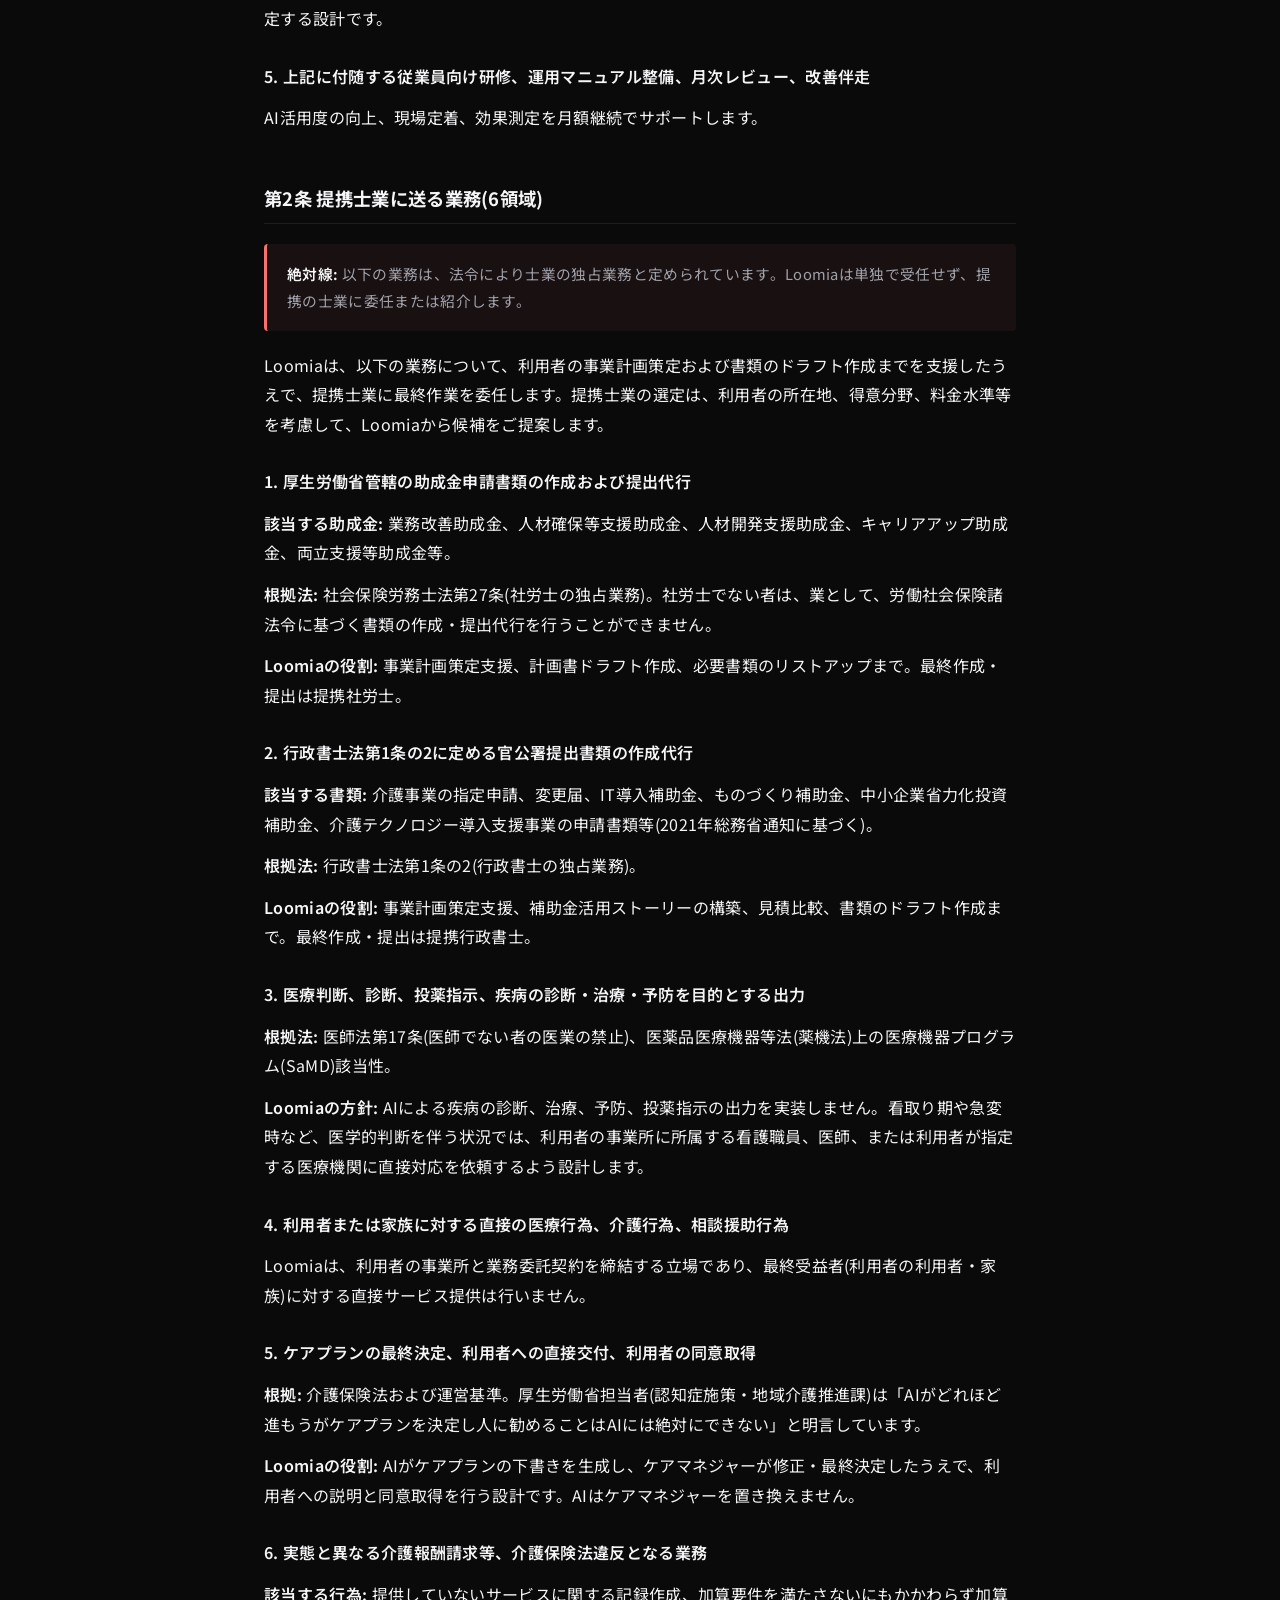
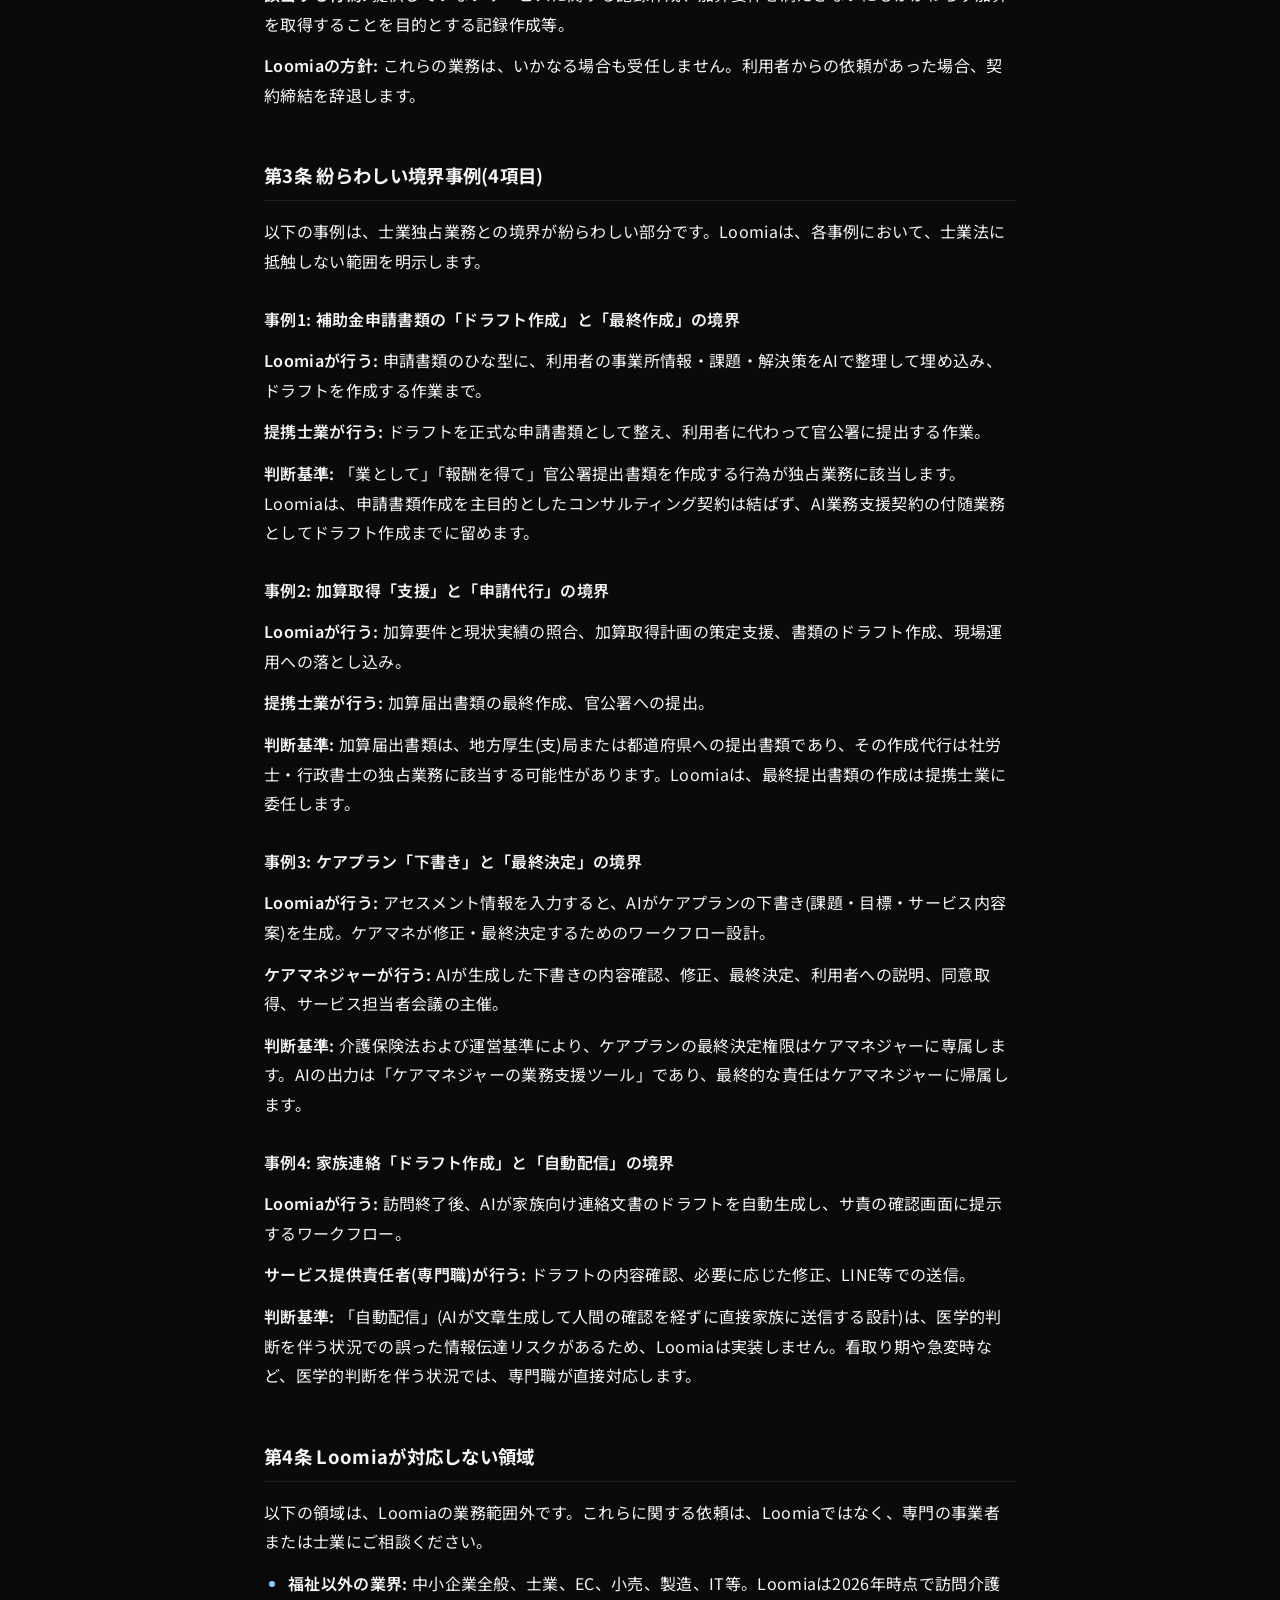
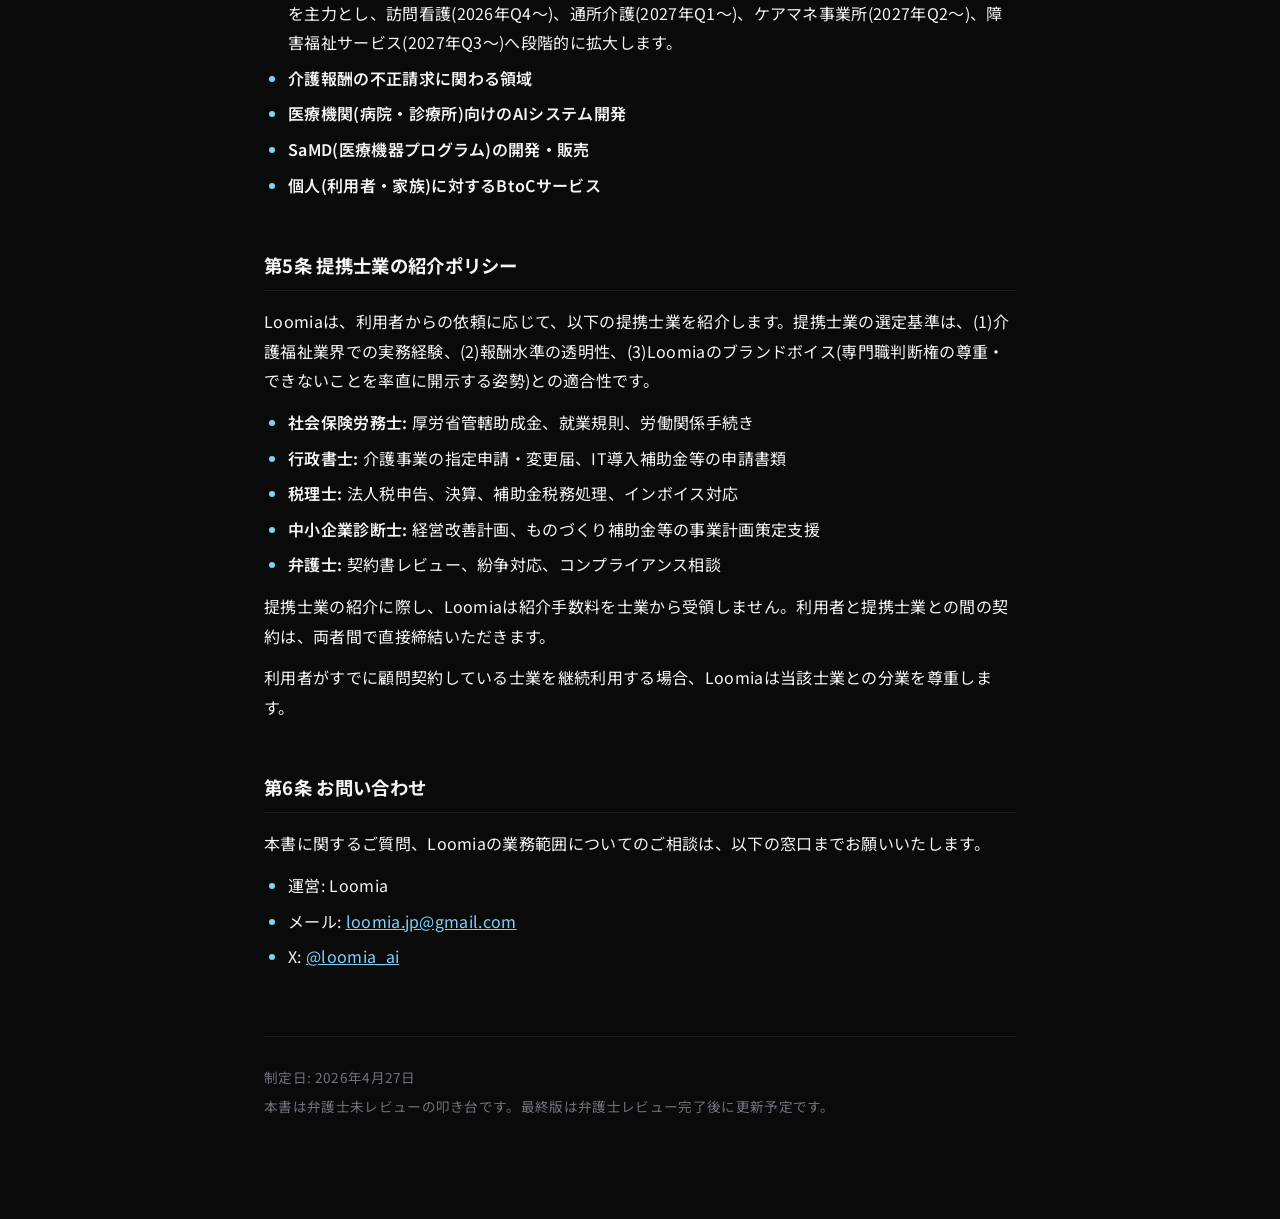
<file: legal/scope.html>
<!DOCTYPE html>
<html lang="ja">
<head>
<meta charset="UTF-8">
<meta name="viewport" content="width=device-width, initial-scale=1.0">
<meta name="robots" content="noindex,nofollow">
<title>業務範囲・士業連携 | Loomia</title>
<meta name="description" content="Loomiaが単独で受任する業務、提携士業に委ねる業務、対応しない領域を明示。社労士法・行政書士法・医師法・薬機法・介護保険法上の独占業務と境界事例を含みます。">
<link rel="icon" type="image/svg+xml" href="../favicon.svg">
<link rel="preconnect" href="https://fonts.googleapis.com">
<link rel="preconnect" href="https://fonts.gstatic.com" crossorigin>
<link href="https://fonts.googleapis.com/css2?family=Fraunces:opsz,wght@9..144,400;9..144,500;9..144,600&family=Inter:wght@400;500;600;700&family=Noto+Sans+JP:wght@400;500;700&display=swap" rel="stylesheet">
<link rel="stylesheet" href="./legal-style.css">
</head>
<body>
<div class="wrap">
  <div class="brand-row">
    <a href="../index.html" class="brand">Loomia</a>
    <a href="../index.html" class="back">← Home</a>
  </div>

  <h1>業務範囲・士業連携</h1>
  <p class="subtitle">Loomiaの業務範囲確認書 v1.0 / 士業独占業務との境界を率直に書く</p>
  <span class="draft-note">弁護士未レビューの叩き台</span>

  <p style="margin-top:32px;">Loomiaは、福祉事業者の業務効率化と補助金活用を支援するAI伴走パートナーです。一方で、特定の業務は法令により士業の独占業務と定められており、Loomiaが単独で受任することはできません。本ページでは、Loomiaが対応する業務範囲、提携士業に委ねる業務範囲、紛らわしい境界事例、そして対応しない領域を、率直に開示します。</p>

  <div class="callout">
    <strong>開示の目的:</strong> 福祉×AI業界の最大の罠は、AI事業者が士業独占業務を侵食して訴訟・行政指導を受けるリスクと、利用者が「自動化されているはず」と誤解して専門職の判断を抜きに業務を進めるリスクです。Loomiaはこの2つを最初から明示することで、利用者・士業・専門職と長期的な信頼関係を築くことを選びました。
  </div>

  <div class="toc">
    <p class="toc-title">目次</p>
    <ol>
      <li><a href="#sec1">Loomiaが受任する業務(5領域)</a></li>
      <li><a href="#sec2">提携士業に送る業務(6領域)</a></li>
      <li><a href="#sec3">紛らわしい境界事例(4項目)</a></li>
      <li><a href="#sec4">Loomiaが対応しない領域</a></li>
      <li><a href="#sec5">提携士業の紹介ポリシー</a></li>
    </ol>
  </div>

  <h2 id="sec1">第1条 Loomiaが受任する業務(5領域)</h2>
  <p>Loomiaは、以下の5領域について、利用者から直接受任します。これらはAI制作代行・業務改善コンサルティングの範囲内であり、士業独占業務に該当しません。</p>

  <h3>1. 訪問介護記録の音声入力・要約等のAIワークフロー設計および導入支援</h3>
  <p>ヘルパーがスマホで音声入力した内容を、AIが介護記録形式に整形(下書き)するワークフローの設計・導入。最終的にはヘルパーが内容を確認・修正してから記録を確定する設計です。</p>

  <h3>2. 加算取得支援(事業計画策定および書類のドラフト作成)</h3>
  <p>生産性向上推進体制加算、特定事業所加算、処遇改善加算その他の介護報酬上の加算について、要件と現状実績の照合をAIが下書き提示し、書類のドラフト作成までを支援。<strong>最終的な算定可否の判断は事業者が行います。</strong>官公署への提出書類の最終作成は提携行政書士・社労士に委任します。</p>

  <h3>3. 家族向け連絡文書、申し送り、議事録、ヒヤリハット報告等のドラフト作成支援</h3>
  <p>AIが下書きを作成し、サ責または専門職が内容を確認のうえ送信または記録する設計です。看取り期や急変時など、医学的判断を伴う状況では、専門職が直接対応します。</p>

  <h3>4. 訪問ルート最適化、シフト作成支援、介護記録ソフト連携設計</h3>
  <p>AIが組み合わせ案を下書き提示し、サービス提供責任者が現場事情を踏まえて確認・調整したうえで確定する設計です。</p>

  <h3>5. 上記に付随する従業員向け研修、運用マニュアル整備、月次レビュー、改善伴走</h3>
  <p>AI活用度の向上、現場定着、効果測定を月額継続でサポートします。</p>

  <h2 id="sec2">第2条 提携士業に送る業務(6領域)</h2>
  <div class="callout-warn">
    <strong>絶対線:</strong> 以下の業務は、法令により士業の独占業務と定められています。Loomiaは単独で受任せず、提携の士業に委任または紹介します。
  </div>
  <p>Loomiaは、以下の業務について、利用者の事業計画策定および書類のドラフト作成までを支援したうえで、提携士業に最終作業を委任します。提携士業の選定は、利用者の所在地、得意分野、料金水準等を考慮して、Loomiaから候補をご提案します。</p>

  <h3>1. 厚生労働省管轄の助成金申請書類の作成および提出代行</h3>
  <p><strong>該当する助成金:</strong> 業務改善助成金、人材確保等支援助成金、人材開発支援助成金、キャリアアップ助成金、両立支援等助成金等。</p>
  <p><strong>根拠法:</strong> 社会保険労務士法第27条(社労士の独占業務)。社労士でない者は、業として、労働社会保険諸法令に基づく書類の作成・提出代行を行うことができません。</p>
  <p><strong>Loomiaの役割:</strong> 事業計画策定支援、計画書ドラフト作成、必要書類のリストアップまで。最終作成・提出は提携社労士。</p>

  <h3>2. 行政書士法第1条の2に定める官公署提出書類の作成代行</h3>
  <p><strong>該当する書類:</strong> 介護事業の指定申請、変更届、IT導入補助金、ものづくり補助金、中小企業省力化投資補助金、介護テクノロジー導入支援事業の申請書類等(2021年総務省通知に基づく)。</p>
  <p><strong>根拠法:</strong> 行政書士法第1条の2(行政書士の独占業務)。</p>
  <p><strong>Loomiaの役割:</strong> 事業計画策定支援、補助金活用ストーリーの構築、見積比較、書類のドラフト作成まで。最終作成・提出は提携行政書士。</p>

  <h3>3. 医療判断、診断、投薬指示、疾病の診断・治療・予防を目的とする出力</h3>
  <p><strong>根拠法:</strong> 医師法第17条(医師でない者の医業の禁止)、医薬品医療機器等法(薬機法)上の医療機器プログラム(SaMD)該当性。</p>
  <p><strong>Loomiaの方針:</strong> AIによる疾病の診断、治療、予防、投薬指示の出力を実装しません。看取り期や急変時など、医学的判断を伴う状況では、利用者の事業所に所属する看護職員、医師、または利用者が指定する医療機関に直接対応を依頼するよう設計します。</p>

  <h3>4. 利用者または家族に対する直接の医療行為、介護行為、相談援助行為</h3>
  <p>Loomiaは、利用者の事業所と業務委託契約を締結する立場であり、最終受益者(利用者の利用者・家族)に対する直接サービス提供は行いません。</p>

  <h3>5. ケアプランの最終決定、利用者への直接交付、利用者の同意取得</h3>
  <p><strong>根拠:</strong> 介護保険法および運営基準。厚生労働省担当者(認知症施策・地域介護推進課)は「AIがどれほど進もうがケアプランを決定し人に勧めることはAIには絶対にできない」と明言しています。</p>
  <p><strong>Loomiaの役割:</strong> AIがケアプランの下書きを生成し、ケアマネジャーが修正・最終決定したうえで、利用者への説明と同意取得を行う設計です。AIはケアマネジャーを置き換えません。</p>

  <h3>6. 実態と異なる介護報酬請求等、介護保険法違反となる業務</h3>
  <p><strong>該当する行為:</strong> 提供していないサービスに関する記録作成、加算要件を満たさないにもかかわらず加算を取得することを目的とする記録作成等。</p>
  <p><strong>Loomiaの方針:</strong> これらの業務は、いかなる場合も受任しません。利用者からの依頼があった場合、契約締結を辞退します。</p>

  <h2 id="sec3">第3条 紛らわしい境界事例(4項目)</h2>
  <p>以下の事例は、士業独占業務との境界が紛らわしい部分です。Loomiaは、各事例において、士業法に抵触しない範囲を明示します。</p>

  <h3>事例1: 補助金申請書類の「ドラフト作成」と「最終作成」の境界</h3>
  <p><strong>Loomiaが行う:</strong> 申請書類のひな型に、利用者の事業所情報・課題・解決策をAIで整理して埋め込み、ドラフトを作成する作業まで。</p>
  <p><strong>提携士業が行う:</strong> ドラフトを正式な申請書類として整え、利用者に代わって官公署に提出する作業。</p>
  <p><strong>判断基準:</strong> 「業として」「報酬を得て」官公署提出書類を作成する行為が独占業務に該当します。Loomiaは、申請書類作成を主目的としたコンサルティング契約は結ばず、AI業務支援契約の付随業務としてドラフト作成までに留めます。</p>

  <h3>事例2: 加算取得「支援」と「申請代行」の境界</h3>
  <p><strong>Loomiaが行う:</strong> 加算要件と現状実績の照合、加算取得計画の策定支援、書類のドラフト作成、現場運用への落とし込み。</p>
  <p><strong>提携士業が行う:</strong> 加算届出書類の最終作成、官公署への提出。</p>
  <p><strong>判断基準:</strong> 加算届出書類は、地方厚生(支)局または都道府県への提出書類であり、その作成代行は社労士・行政書士の独占業務に該当する可能性があります。Loomiaは、最終提出書類の作成は提携士業に委任します。</p>

  <h3>事例3: ケアプラン「下書き」と「最終決定」の境界</h3>
  <p><strong>Loomiaが行う:</strong> アセスメント情報を入力すると、AIがケアプランの下書き(課題・目標・サービス内容案)を生成。ケアマネが修正・最終決定するためのワークフロー設計。</p>
  <p><strong>ケアマネジャーが行う:</strong> AIが生成した下書きの内容確認、修正、最終決定、利用者への説明、同意取得、サービス担当者会議の主催。</p>
  <p><strong>判断基準:</strong> 介護保険法および運営基準により、ケアプランの最終決定権限はケアマネジャーに専属します。AIの出力は「ケアマネジャーの業務支援ツール」であり、最終的な責任はケアマネジャーに帰属します。</p>

  <h3>事例4: 家族連絡「ドラフト作成」と「自動配信」の境界</h3>
  <p><strong>Loomiaが行う:</strong> 訪問終了後、AIが家族向け連絡文書のドラフトを自動生成し、サ責の確認画面に提示するワークフロー。</p>
  <p><strong>サービス提供責任者(専門職)が行う:</strong> ドラフトの内容確認、必要に応じた修正、LINE等での送信。</p>
  <p><strong>判断基準:</strong> 「自動配信」(AIが文章生成して人間の確認を経ずに直接家族に送信する設計)は、医学的判断を伴う状況での誤った情報伝達リスクがあるため、Loomiaは実装しません。看取り期や急変時など、医学的判断を伴う状況では、専門職が直接対応します。</p>

  <h2 id="sec4">第4条 Loomiaが対応しない領域</h2>
  <p>以下の領域は、Loomiaの業務範囲外です。これらに関する依頼は、Loomiaではなく、専門の事業者または士業にご相談ください。</p>
  <ul>
    <li><strong>福祉以外の業界:</strong> 中小企業全般、士業、EC、小売、製造、IT等。Loomiaは2026年時点で訪問介護を主力とし、訪問看護(2026年Q4〜)、通所介護(2027年Q1〜)、ケアマネ事業所(2027年Q2〜)、障害福祉サービス(2027年Q3〜)へ段階的に拡大します。</li>
    <li><strong>介護報酬の不正請求に関わる領域</strong></li>
    <li><strong>医療機関(病院・診療所)向けのAIシステム開発</strong></li>
    <li><strong>SaMD(医療機器プログラム)の開発・販売</strong></li>
    <li><strong>個人(利用者・家族)に対するBtoCサービス</strong></li>
  </ul>

  <h2 id="sec5">第5条 提携士業の紹介ポリシー</h2>
  <p>Loomiaは、利用者からの依頼に応じて、以下の提携士業を紹介します。提携士業の選定基準は、(1)介護福祉業界での実務経験、(2)報酬水準の透明性、(3)Loomiaのブランドボイス(専門職判断権の尊重・できないことを率直に開示する姿勢)との適合性です。</p>
  <ul>
    <li><strong>社会保険労務士:</strong> 厚労省管轄助成金、就業規則、労働関係手続き</li>
    <li><strong>行政書士:</strong> 介護事業の指定申請・変更届、IT導入補助金等の申請書類</li>
    <li><strong>税理士:</strong> 法人税申告、決算、補助金税務処理、インボイス対応</li>
    <li><strong>中小企業診断士:</strong> 経営改善計画、ものづくり補助金等の事業計画策定支援</li>
    <li><strong>弁護士:</strong> 契約書レビュー、紛争対応、コンプライアンス相談</li>
  </ul>
  <p>提携士業の紹介に際し、Loomiaは紹介手数料を士業から受領しません。利用者と提携士業との間の契約は、両者間で直接締結いただきます。</p>
  <p>利用者がすでに顧問契約している士業を継続利用する場合、Loomiaは当該士業との分業を尊重します。</p>

  <h2>第6条 お問い合わせ</h2>
  <p>本書に関するご質問、Loomiaの業務範囲についてのご相談は、以下の窓口までお願いいたします。</p>
  <ul>
    <li>運営: Loomia</li>
    <li>メール: <a href="mailto:loomia.jp@gmail.com">loomia.jp@gmail.com</a></li>
    <li>X: <a href="https://twitter.com/loomia_ai" target="_blank" rel="noopener noreferrer">@loomia_ai</a></li>
  </ul>

  <div class="meta">
    <p>制定日: 2026年4月27日</p>
    <p>本書は弁護士未レビューの叩き台です。最終版は弁護士レビュー完了後に更新予定です。</p>
  </div>
</div>
</body>
</html>
</file>
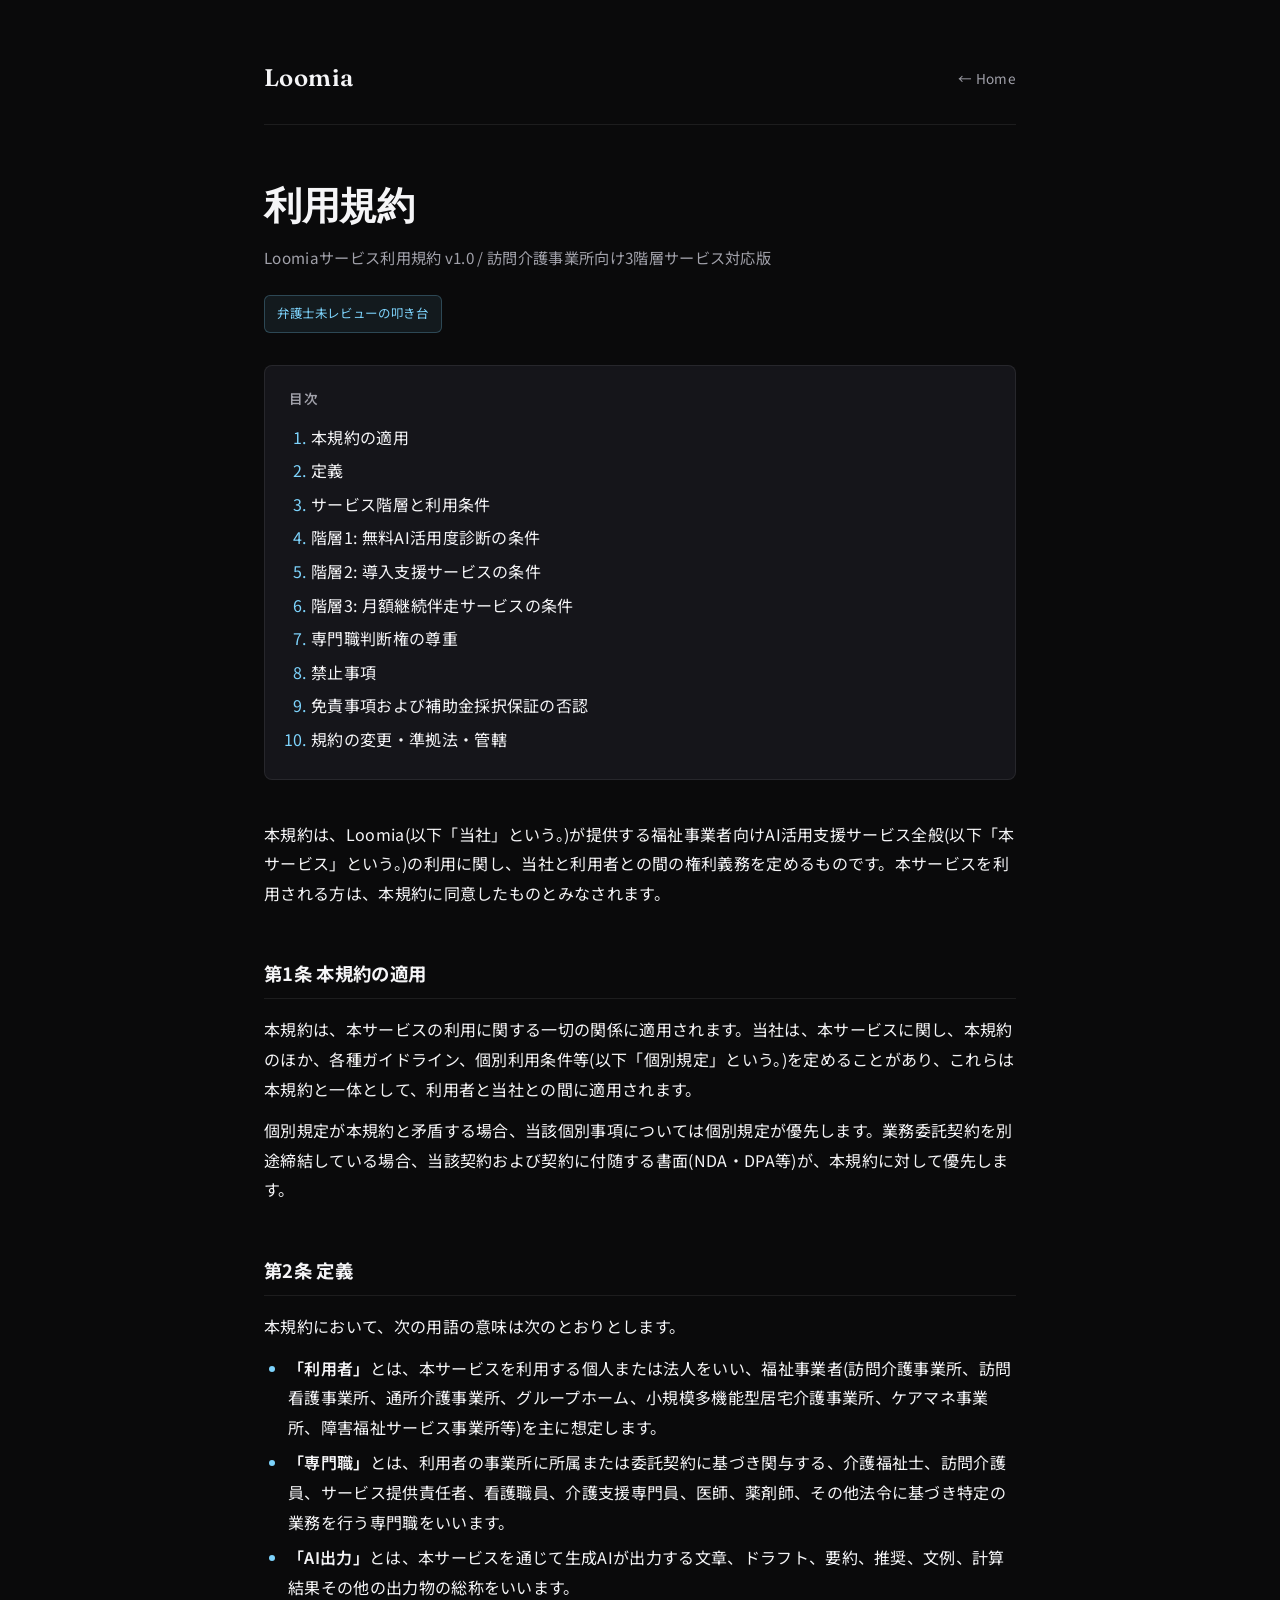
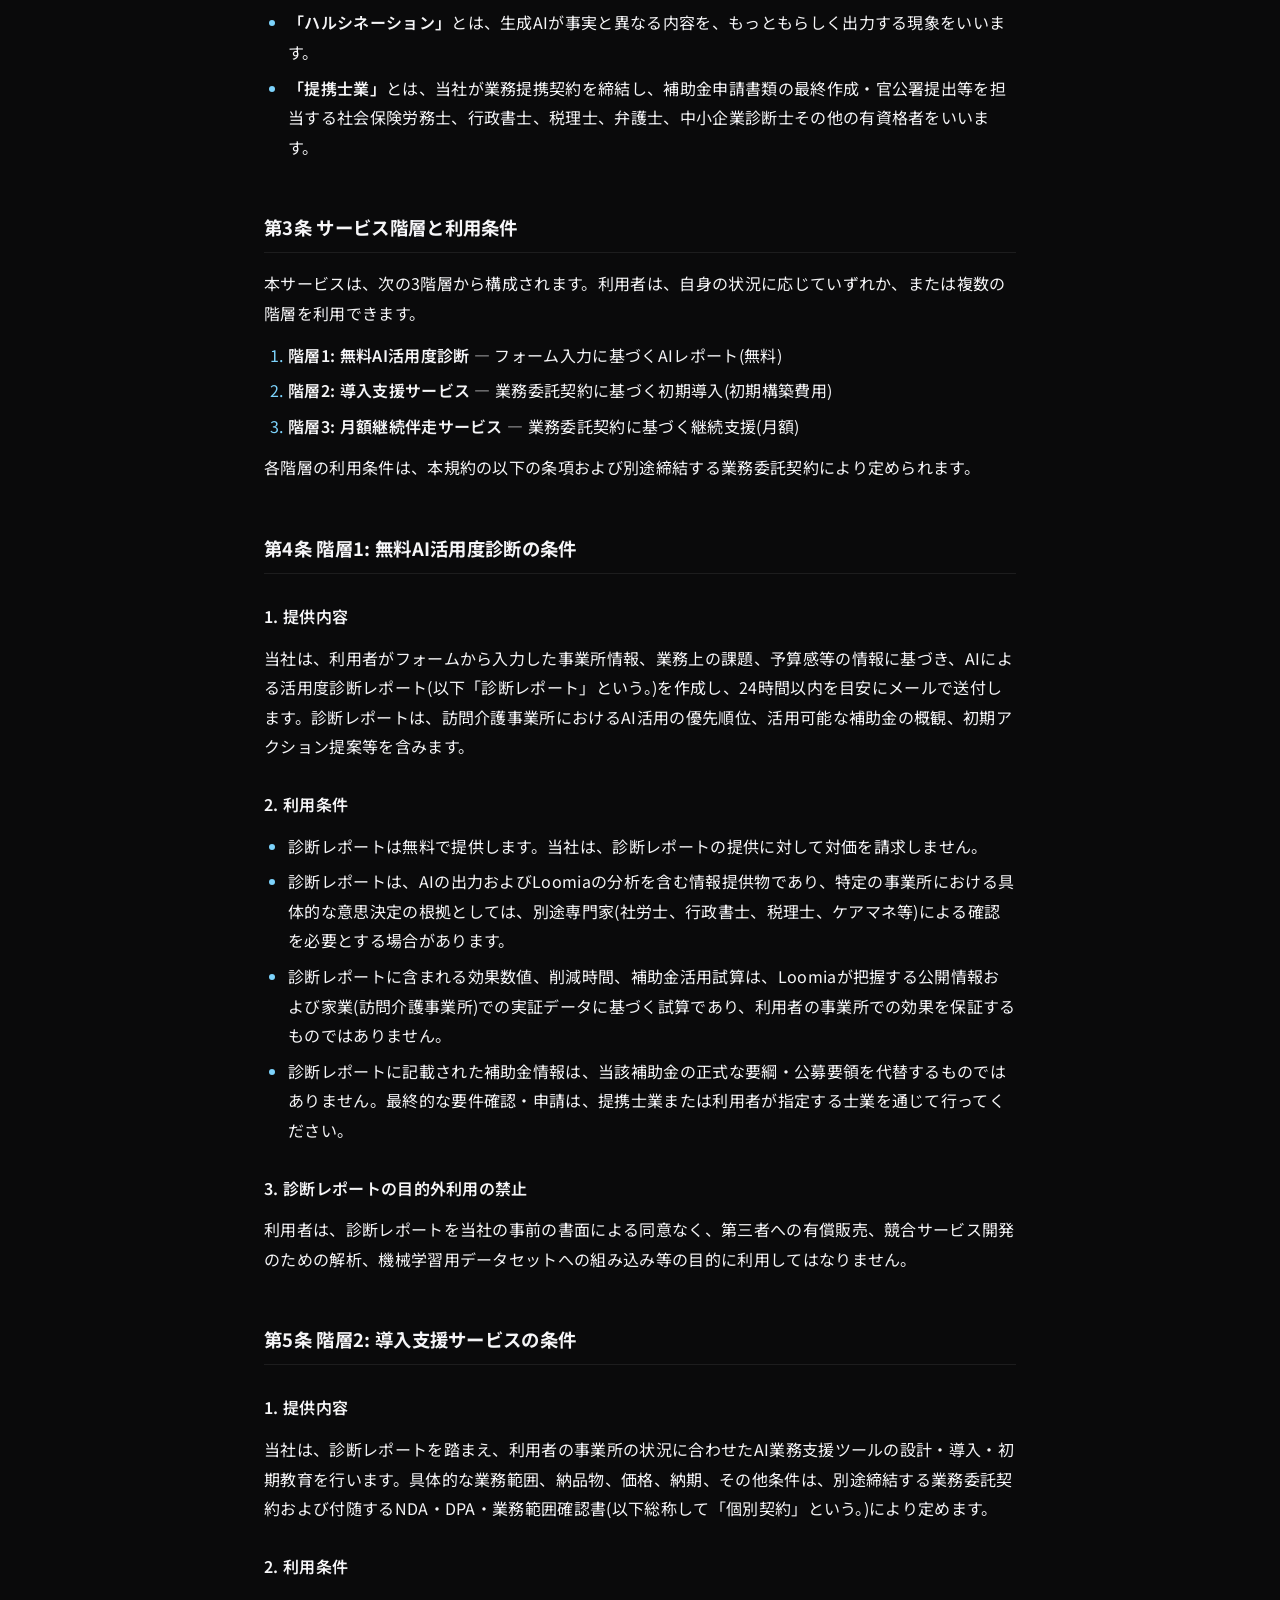
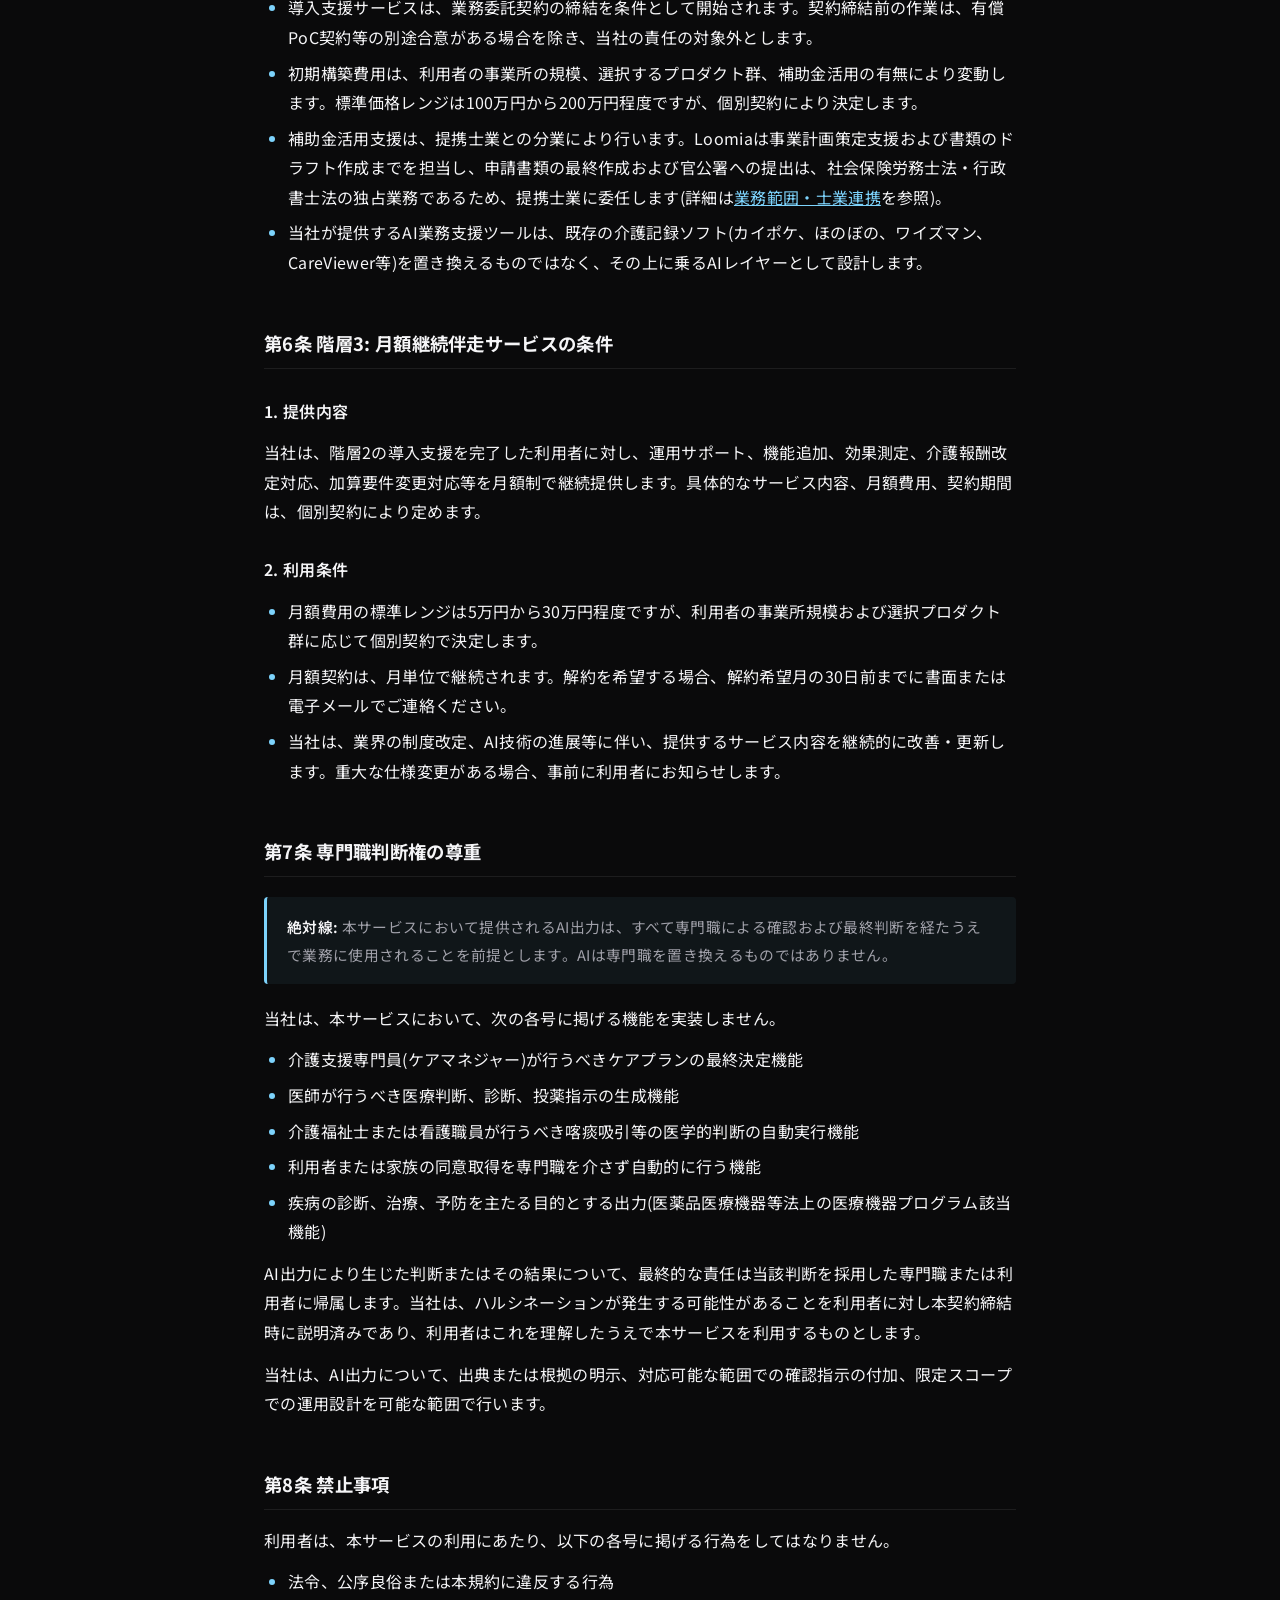
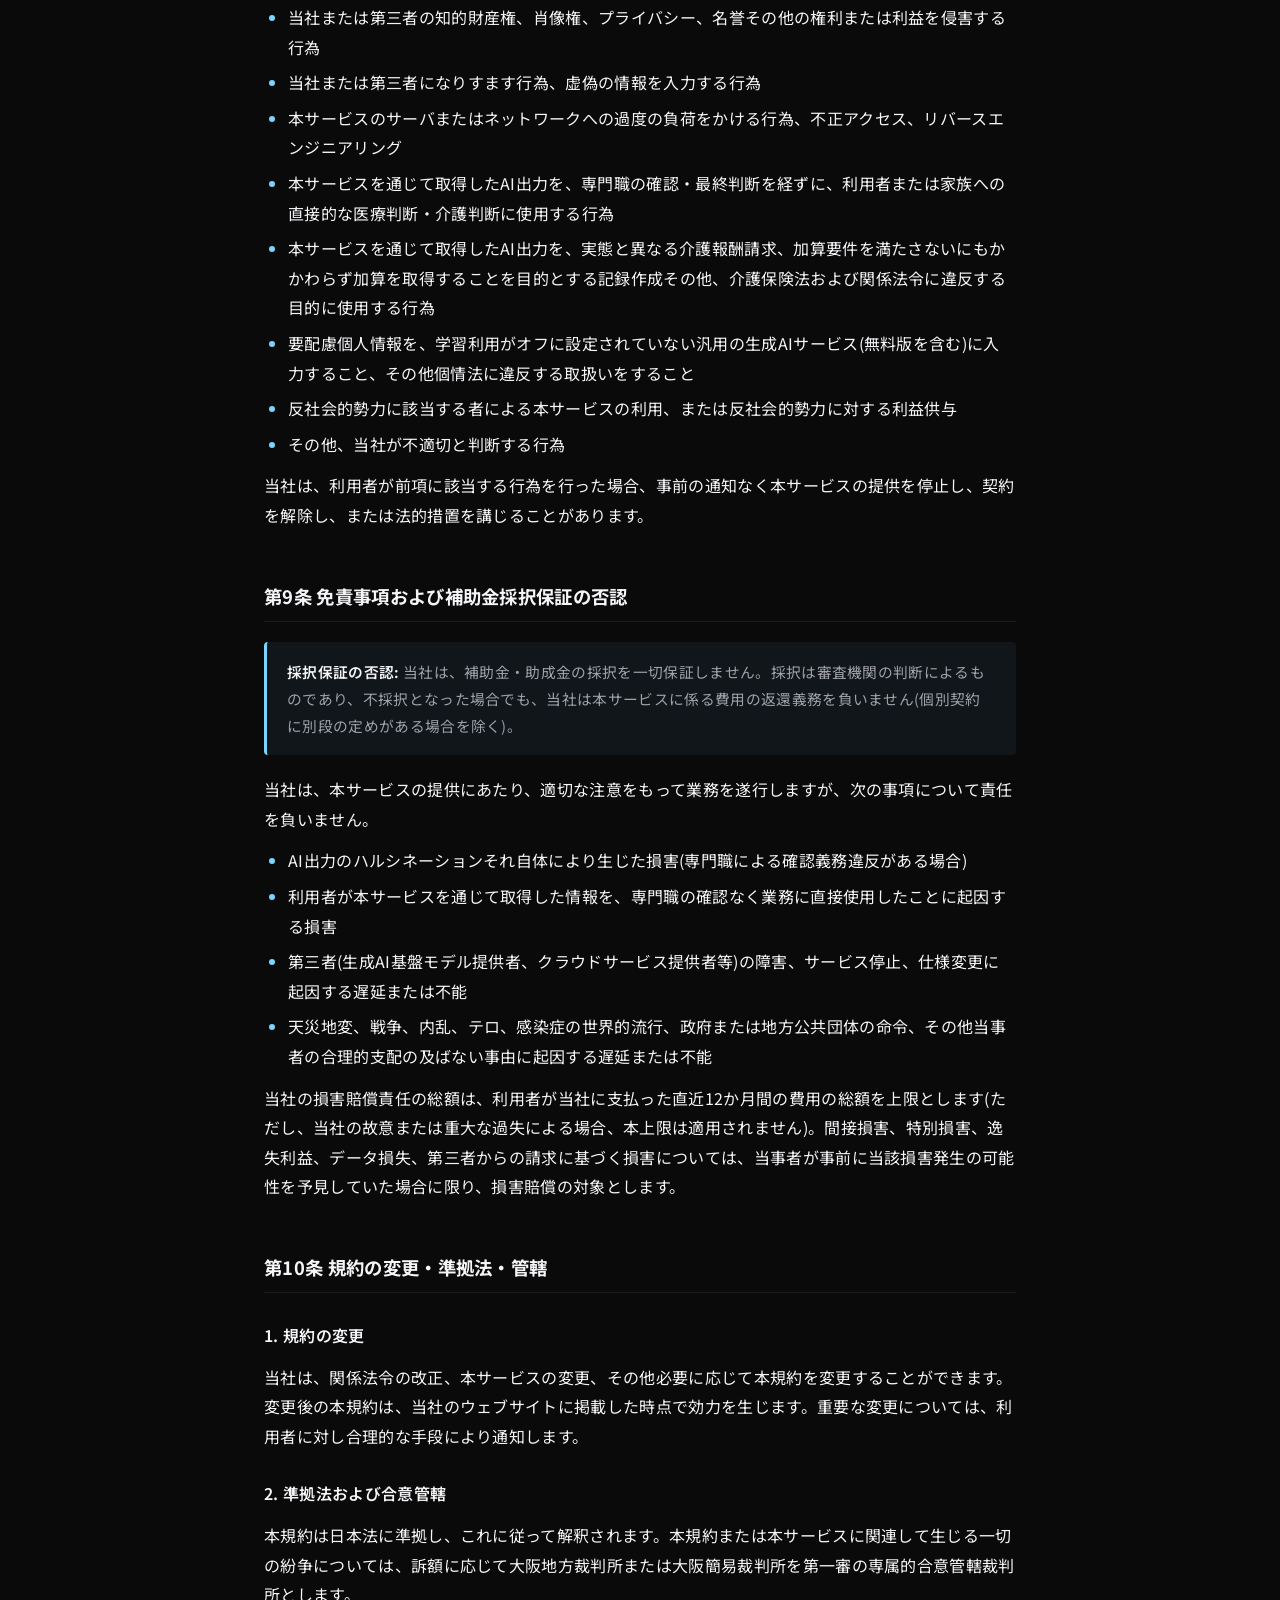
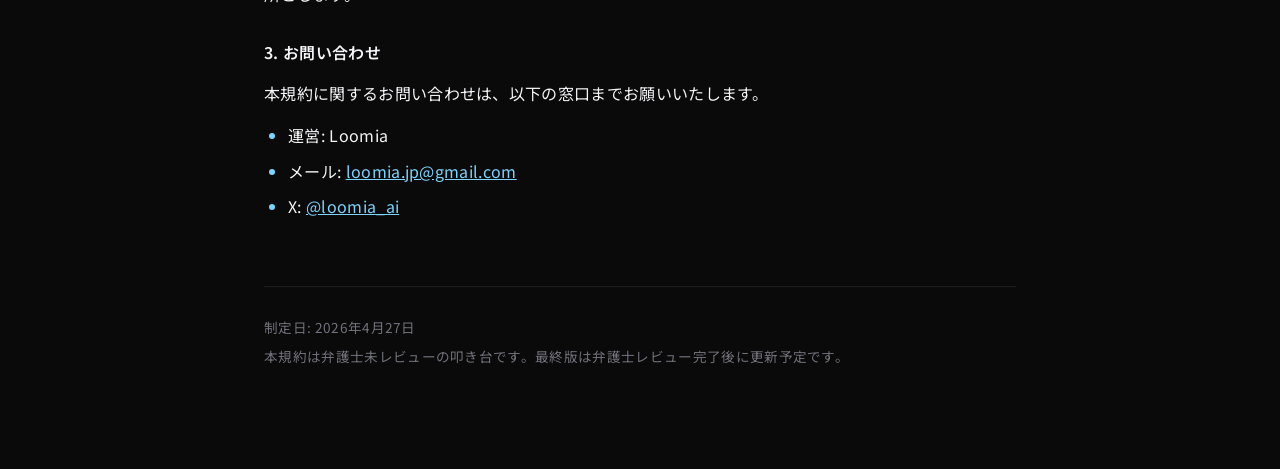
<file: legal/terms.html>
<!DOCTYPE html>
<html lang="ja">
<head>
<meta charset="UTF-8">
<meta name="viewport" content="width=device-width, initial-scale=1.0">
<meta name="robots" content="noindex,nofollow">
<title>利用規約 | Loomia</title>
<meta name="description" content="Loomiaの利用規約。3階層サービス(無料診断・導入支援・月額継続伴走)に対応。専門職判断権の尊重、禁止事項、免責事項を明記しています。">
<link rel="icon" type="image/svg+xml" href="../favicon.svg">
<link rel="preconnect" href="https://fonts.googleapis.com">
<link rel="preconnect" href="https://fonts.gstatic.com" crossorigin>
<link href="https://fonts.googleapis.com/css2?family=Fraunces:opsz,wght@9..144,400;9..144,500;9..144,600&family=Inter:wght@400;500;600;700&family=Noto+Sans+JP:wght@400;500;700&display=swap" rel="stylesheet">
<link rel="stylesheet" href="./legal-style.css">
</head>
<body>
<div class="wrap">
  <div class="brand-row">
    <a href="../index.html" class="brand">Loomia</a>
    <a href="../index.html" class="back">← Home</a>
  </div>

  <h1>利用規約</h1>
  <p class="subtitle">Loomiaサービス利用規約 v1.0 / 訪問介護事業所向け3階層サービス対応版</p>
  <span class="draft-note">弁護士未レビューの叩き台</span>

  <div class="toc">
    <p class="toc-title">目次</p>
    <ol>
      <li><a href="#sec1">本規約の適用</a></li>
      <li><a href="#sec2">定義</a></li>
      <li><a href="#sec3">サービス階層と利用条件</a></li>
      <li><a href="#sec4">階層1: 無料AI活用度診断の条件</a></li>
      <li><a href="#sec5">階層2: 導入支援サービスの条件</a></li>
      <li><a href="#sec6">階層3: 月額継続伴走サービスの条件</a></li>
      <li><a href="#sec7">専門職判断権の尊重</a></li>
      <li><a href="#sec8">禁止事項</a></li>
      <li><a href="#sec9">免責事項および補助金採択保証の否認</a></li>
      <li><a href="#sec10">規約の変更・準拠法・管轄</a></li>
    </ol>
  </div>

  <p>本規約は、Loomia(以下「当社」という。)が提供する福祉事業者向けAI活用支援サービス全般(以下「本サービス」という。)の利用に関し、当社と利用者との間の権利義務を定めるものです。本サービスを利用される方は、本規約に同意したものとみなされます。</p>

  <h2 id="sec1">第1条 本規約の適用</h2>
  <p>本規約は、本サービスの利用に関する一切の関係に適用されます。当社は、本サービスに関し、本規約のほか、各種ガイドライン、個別利用条件等(以下「個別規定」という。)を定めることがあり、これらは本規約と一体として、利用者と当社との間に適用されます。</p>
  <p>個別規定が本規約と矛盾する場合、当該個別事項については個別規定が優先します。業務委託契約を別途締結している場合、当該契約および契約に付随する書面(NDA・DPA等)が、本規約に対して優先します。</p>

  <h2 id="sec2">第2条 定義</h2>
  <p>本規約において、次の用語の意味は次のとおりとします。</p>
  <ul>
    <li><strong>「利用者」</strong>とは、本サービスを利用する個人または法人をいい、福祉事業者(訪問介護事業所、訪問看護事業所、通所介護事業所、グループホーム、小規模多機能型居宅介護事業所、ケアマネ事業所、障害福祉サービス事業所等)を主に想定します。</li>
    <li><strong>「専門職」</strong>とは、利用者の事業所に所属または委託契約に基づき関与する、介護福祉士、訪問介護員、サービス提供責任者、看護職員、介護支援専門員、医師、薬剤師、その他法令に基づき特定の業務を行う専門職をいいます。</li>
    <li><strong>「AI出力」</strong>とは、本サービスを通じて生成AIが出力する文章、ドラフト、要約、推奨、文例、計算結果その他の出力物の総称をいいます。</li>
    <li><strong>「ハルシネーション」</strong>とは、生成AIが事実と異なる内容を、もっともらしく出力する現象をいいます。</li>
    <li><strong>「提携士業」</strong>とは、当社が業務提携契約を締結し、補助金申請書類の最終作成・官公署提出等を担当する社会保険労務士、行政書士、税理士、弁護士、中小企業診断士その他の有資格者をいいます。</li>
  </ul>

  <h2 id="sec3">第3条 サービス階層と利用条件</h2>
  <p>本サービスは、次の3階層から構成されます。利用者は、自身の状況に応じていずれか、または複数の階層を利用できます。</p>
  <ol>
    <li><strong>階層1: 無料AI活用度診断</strong> — フォーム入力に基づくAIレポート(無料)</li>
    <li><strong>階層2: 導入支援サービス</strong> — 業務委託契約に基づく初期導入(初期構築費用)</li>
    <li><strong>階層3: 月額継続伴走サービス</strong> — 業務委託契約に基づく継続支援(月額)</li>
  </ol>
  <p>各階層の利用条件は、本規約の以下の条項および別途締結する業務委託契約により定められます。</p>

  <h2 id="sec4">第4条 階層1: 無料AI活用度診断の条件</h2>

  <h3>1. 提供内容</h3>
  <p>当社は、利用者がフォームから入力した事業所情報、業務上の課題、予算感等の情報に基づき、AIによる活用度診断レポート(以下「診断レポート」という。)を作成し、24時間以内を目安にメールで送付します。診断レポートは、訪問介護事業所におけるAI活用の優先順位、活用可能な補助金の概観、初期アクション提案等を含みます。</p>

  <h3>2. 利用条件</h3>
  <ul>
    <li>診断レポートは無料で提供します。当社は、診断レポートの提供に対して対価を請求しません。</li>
    <li>診断レポートは、AIの出力およびLoomiaの分析を含む情報提供物であり、特定の事業所における具体的な意思決定の根拠としては、別途専門家(社労士、行政書士、税理士、ケアマネ等)による確認を必要とする場合があります。</li>
    <li>診断レポートに含まれる効果数値、削減時間、補助金活用試算は、Loomiaが把握する公開情報および家業(訪問介護事業所)での実証データに基づく試算であり、利用者の事業所での効果を保証するものではありません。</li>
    <li>診断レポートに記載された補助金情報は、当該補助金の正式な要綱・公募要領を代替するものではありません。最終的な要件確認・申請は、提携士業または利用者が指定する士業を通じて行ってください。</li>
  </ul>

  <h3>3. 診断レポートの目的外利用の禁止</h3>
  <p>利用者は、診断レポートを当社の事前の書面による同意なく、第三者への有償販売、競合サービス開発のための解析、機械学習用データセットへの組み込み等の目的に利用してはなりません。</p>

  <h2 id="sec5">第5条 階層2: 導入支援サービスの条件</h2>

  <h3>1. 提供内容</h3>
  <p>当社は、診断レポートを踏まえ、利用者の事業所の状況に合わせたAI業務支援ツールの設計・導入・初期教育を行います。具体的な業務範囲、納品物、価格、納期、その他条件は、別途締結する業務委託契約および付随するNDA・DPA・業務範囲確認書(以下総称して「個別契約」という。)により定めます。</p>

  <h3>2. 利用条件</h3>
  <ul>
    <li>導入支援サービスは、業務委託契約の締結を条件として開始されます。契約締結前の作業は、有償PoC契約等の別途合意がある場合を除き、当社の責任の対象外とします。</li>
    <li>初期構築費用は、利用者の事業所の規模、選択するプロダクト群、補助金活用の有無により変動します。標準価格レンジは100万円から200万円程度ですが、個別契約により決定します。</li>
    <li>補助金活用支援は、提携士業との分業により行います。Loomiaは事業計画策定支援および書類のドラフト作成までを担当し、申請書類の最終作成および官公署への提出は、社会保険労務士法・行政書士法の独占業務であるため、提携士業に委任します(詳細は<a href="./scope.html">業務範囲・士業連携</a>を参照)。</li>
    <li>当社が提供するAI業務支援ツールは、既存の介護記録ソフト(カイポケ、ほのぼの、ワイズマン、CareViewer等)を置き換えるものではなく、その上に乗るAIレイヤーとして設計します。</li>
  </ul>

  <h2 id="sec6">第6条 階層3: 月額継続伴走サービスの条件</h2>

  <h3>1. 提供内容</h3>
  <p>当社は、階層2の導入支援を完了した利用者に対し、運用サポート、機能追加、効果測定、介護報酬改定対応、加算要件変更対応等を月額制で継続提供します。具体的なサービス内容、月額費用、契約期間は、個別契約により定めます。</p>

  <h3>2. 利用条件</h3>
  <ul>
    <li>月額費用の標準レンジは5万円から30万円程度ですが、利用者の事業所規模および選択プロダクト群に応じて個別契約で決定します。</li>
    <li>月額契約は、月単位で継続されます。解約を希望する場合、解約希望月の30日前までに書面または電子メールでご連絡ください。</li>
    <li>当社は、業界の制度改定、AI技術の進展等に伴い、提供するサービス内容を継続的に改善・更新します。重大な仕様変更がある場合、事前に利用者にお知らせします。</li>
  </ul>

  <h2 id="sec7">第7条 専門職判断権の尊重</h2>
  <div class="callout">
    <strong>絶対線:</strong> 本サービスにおいて提供されるAI出力は、すべて専門職による確認および最終判断を経たうえで業務に使用されることを前提とします。AIは専門職を置き換えるものではありません。
  </div>
  <p>当社は、本サービスにおいて、次の各号に掲げる機能を実装しません。</p>
  <ul>
    <li>介護支援専門員(ケアマネジャー)が行うべきケアプランの最終決定機能</li>
    <li>医師が行うべき医療判断、診断、投薬指示の生成機能</li>
    <li>介護福祉士または看護職員が行うべき喀痰吸引等の医学的判断の自動実行機能</li>
    <li>利用者または家族の同意取得を専門職を介さず自動的に行う機能</li>
    <li>疾病の診断、治療、予防を主たる目的とする出力(医薬品医療機器等法上の医療機器プログラム該当機能)</li>
  </ul>
  <p>AI出力により生じた判断またはその結果について、最終的な責任は当該判断を採用した専門職または利用者に帰属します。当社は、ハルシネーションが発生する可能性があることを利用者に対し本契約締結時に説明済みであり、利用者はこれを理解したうえで本サービスを利用するものとします。</p>
  <p>当社は、AI出力について、出典または根拠の明示、対応可能な範囲での確認指示の付加、限定スコープでの運用設計を可能な範囲で行います。</p>

  <h2 id="sec8">第8条 禁止事項</h2>
  <p>利用者は、本サービスの利用にあたり、以下の各号に掲げる行為をしてはなりません。</p>
  <ul>
    <li>法令、公序良俗または本規約に違反する行為</li>
    <li>当社または第三者の知的財産権、肖像権、プライバシー、名誉その他の権利または利益を侵害する行為</li>
    <li>当社または第三者になりすます行為、虚偽の情報を入力する行為</li>
    <li>本サービスのサーバまたはネットワークへの過度の負荷をかける行為、不正アクセス、リバースエンジニアリング</li>
    <li>本サービスを通じて取得したAI出力を、専門職の確認・最終判断を経ずに、利用者または家族への直接的な医療判断・介護判断に使用する行為</li>
    <li>本サービスを通じて取得したAI出力を、実態と異なる介護報酬請求、加算要件を満たさないにもかかわらず加算を取得することを目的とする記録作成その他、介護保険法および関係法令に違反する目的に使用する行為</li>
    <li>要配慮個人情報を、学習利用がオフに設定されていない汎用の生成AIサービス(無料版を含む)に入力すること、その他個情法に違反する取扱いをすること</li>
    <li>反社会的勢力に該当する者による本サービスの利用、または反社会的勢力に対する利益供与</li>
    <li>その他、当社が不適切と判断する行為</li>
  </ul>
  <p>当社は、利用者が前項に該当する行為を行った場合、事前の通知なく本サービスの提供を停止し、契約を解除し、または法的措置を講じることがあります。</p>

  <h2 id="sec9">第9条 免責事項および補助金採択保証の否認</h2>
  <div class="callout">
    <strong>採択保証の否認:</strong> 当社は、補助金・助成金の採択を一切保証しません。採択は審査機関の判断によるものであり、不採択となった場合でも、当社は本サービスに係る費用の返還義務を負いません(個別契約に別段の定めがある場合を除く)。
  </div>
  <p>当社は、本サービスの提供にあたり、適切な注意をもって業務を遂行しますが、次の事項について責任を負いません。</p>
  <ul>
    <li>AI出力のハルシネーションそれ自体により生じた損害(専門職による確認義務違反がある場合)</li>
    <li>利用者が本サービスを通じて取得した情報を、専門職の確認なく業務に直接使用したことに起因する損害</li>
    <li>第三者(生成AI基盤モデル提供者、クラウドサービス提供者等)の障害、サービス停止、仕様変更に起因する遅延または不能</li>
    <li>天災地変、戦争、内乱、テロ、感染症の世界的流行、政府または地方公共団体の命令、その他当事者の合理的支配の及ばない事由に起因する遅延または不能</li>
  </ul>
  <p>当社の損害賠償責任の総額は、利用者が当社に支払った直近12か月間の費用の総額を上限とします(ただし、当社の故意または重大な過失による場合、本上限は適用されません)。間接損害、特別損害、逸失利益、データ損失、第三者からの請求に基づく損害については、当事者が事前に当該損害発生の可能性を予見していた場合に限り、損害賠償の対象とします。</p>

  <h2 id="sec10">第10条 規約の変更・準拠法・管轄</h2>

  <h3>1. 規約の変更</h3>
  <p>当社は、関係法令の改正、本サービスの変更、その他必要に応じて本規約を変更することができます。変更後の本規約は、当社のウェブサイトに掲載した時点で効力を生じます。重要な変更については、利用者に対し合理的な手段により通知します。</p>

  <h3>2. 準拠法および合意管轄</h3>
  <p>本規約は日本法に準拠し、これに従って解釈されます。本規約または本サービスに関連して生じる一切の紛争については、訴額に応じて大阪地方裁判所または大阪簡易裁判所を第一審の専属的合意管轄裁判所とします。</p>

  <h3>3. お問い合わせ</h3>
  <p>本規約に関するお問い合わせは、以下の窓口までお願いいたします。</p>
  <ul>
    <li>運営: Loomia</li>
    <li>メール: <a href="mailto:loomia.jp@gmail.com">loomia.jp@gmail.com</a></li>
    <li>X: <a href="https://twitter.com/loomia_ai" target="_blank" rel="noopener noreferrer">@loomia_ai</a></li>
  </ul>

  <div class="meta">
    <p>制定日: 2026年4月27日</p>
    <p>本規約は弁護士未レビューの叩き台です。最終版は弁護士レビュー完了後に更新予定です。</p>
  </div>
</div>
</body>
</html>
</file>
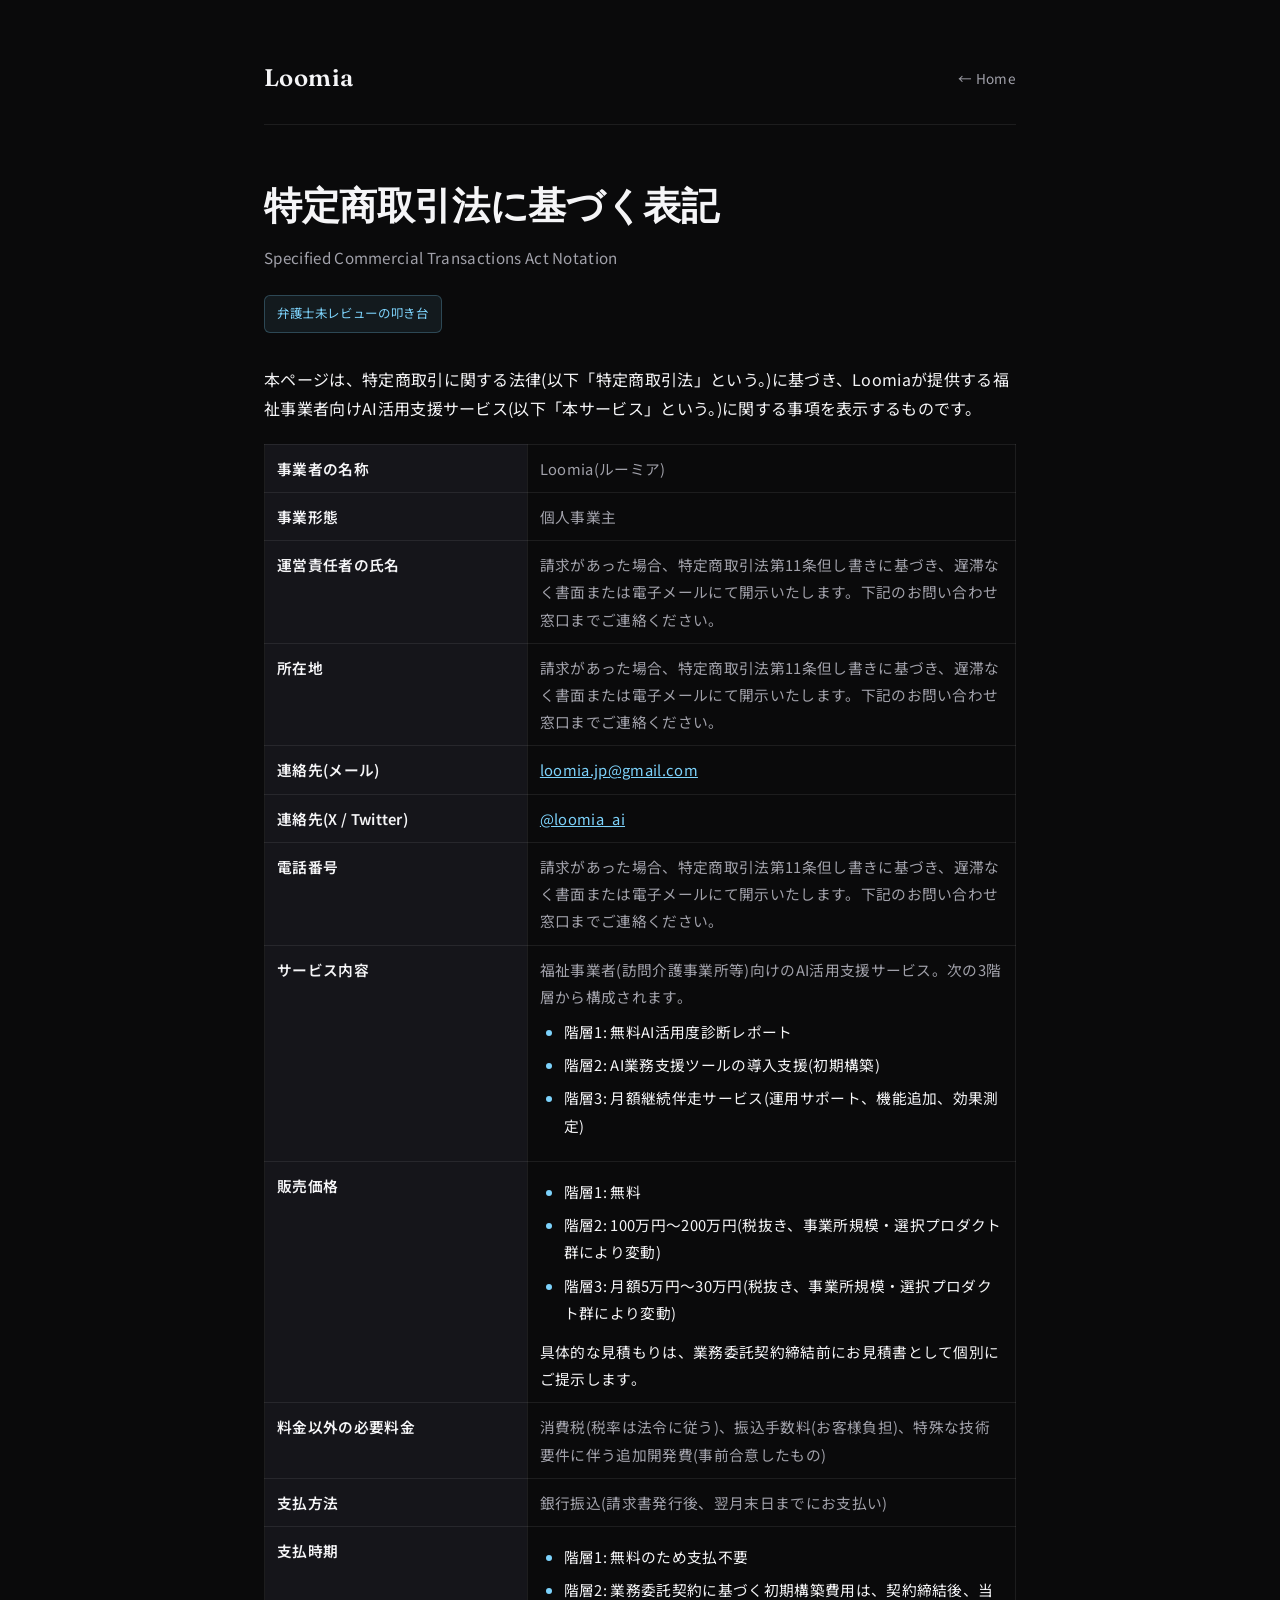
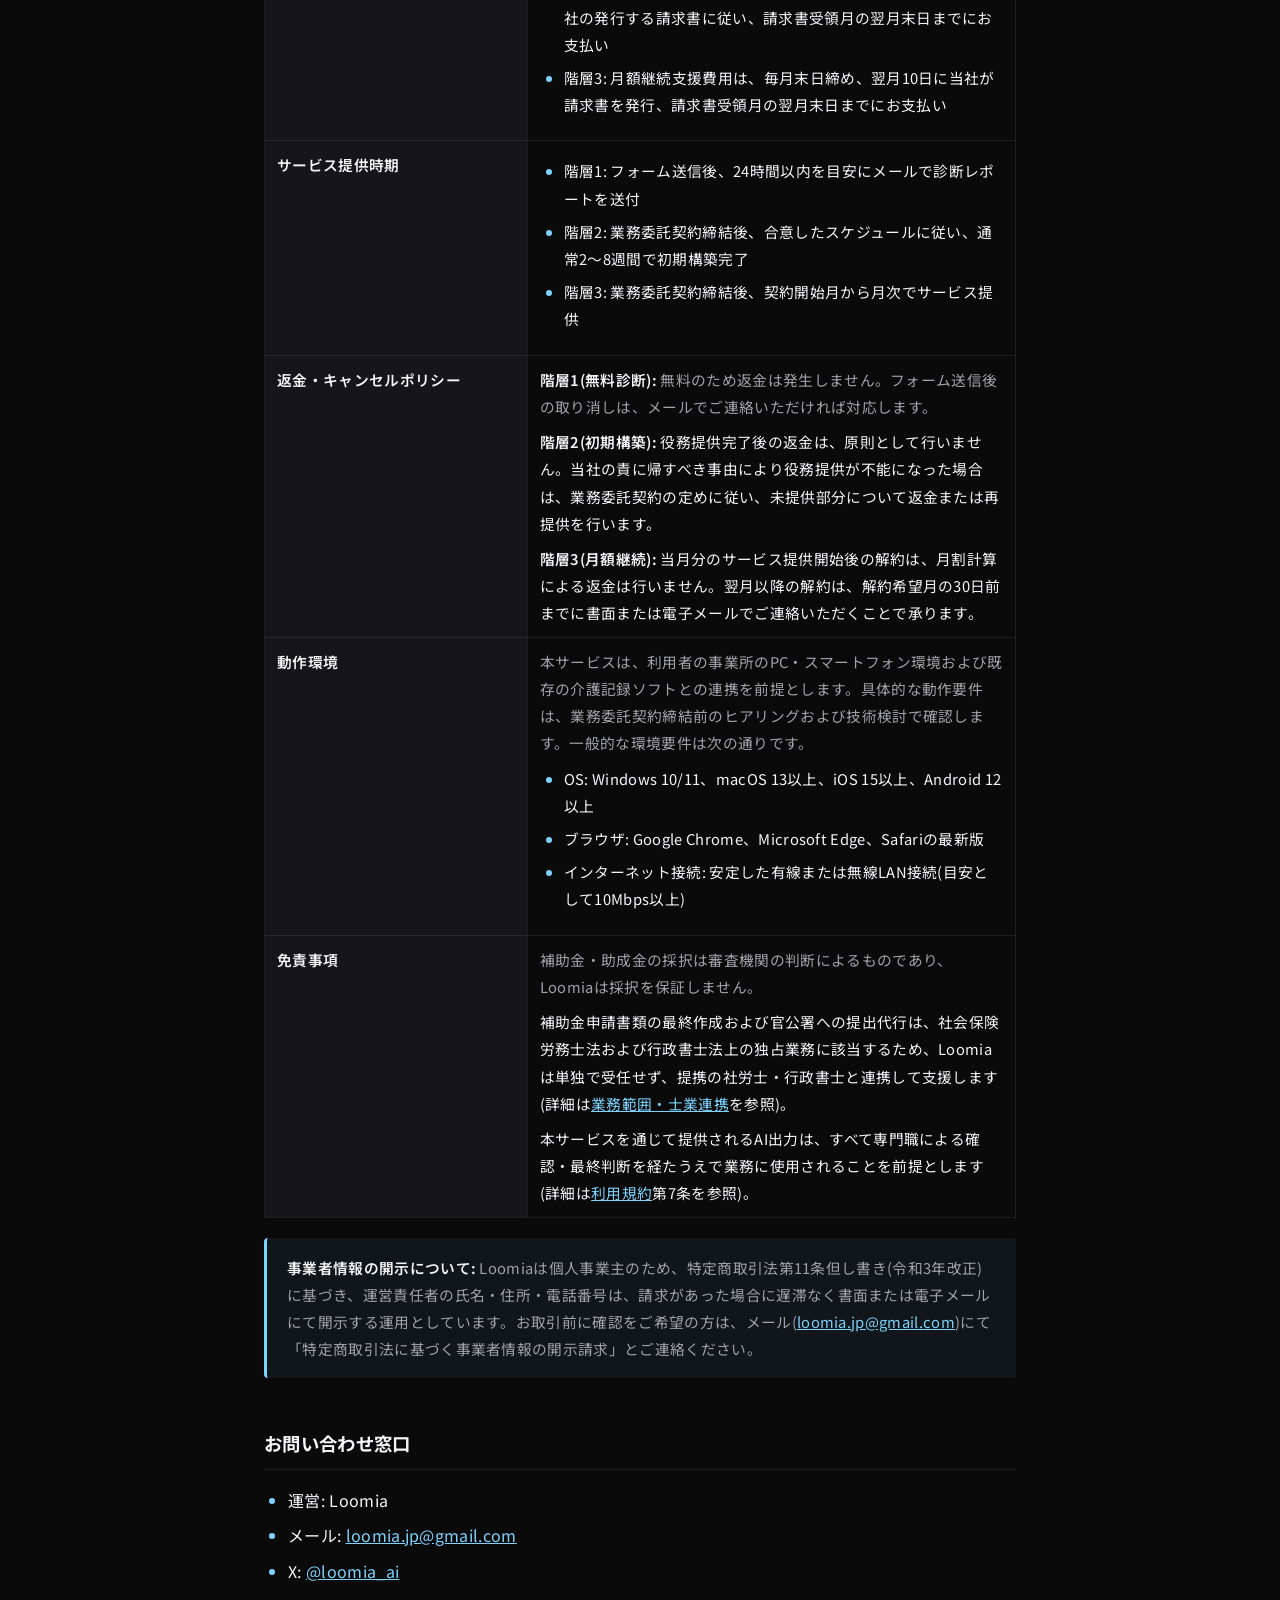
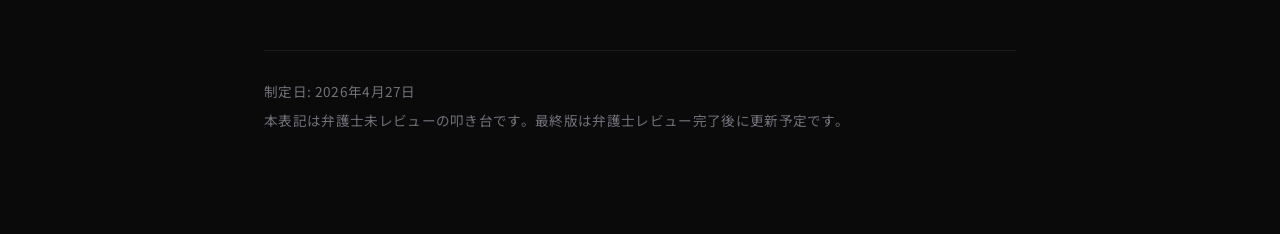
<file: legal/tokutei.html>
<!DOCTYPE html>
<html lang="ja">
<head>
<meta charset="UTF-8">
<meta name="viewport" content="width=device-width, initial-scale=1.0">
<meta name="robots" content="noindex,nofollow">
<title>特定商取引法に基づく表記 | Loomia</title>
<meta name="description" content="Loomiaの特定商取引法に基づく表記。販売事業者、サービス内容、料金、支払方法、返金ポリシー等を記載しています。">
<link rel="icon" type="image/svg+xml" href="../favicon.svg">
<link rel="preconnect" href="https://fonts.googleapis.com">
<link rel="preconnect" href="https://fonts.gstatic.com" crossorigin>
<link href="https://fonts.googleapis.com/css2?family=Fraunces:opsz,wght@9..144,400;9..144,500;9..144,600&family=Inter:wght@400;500;600;700&family=Noto+Sans+JP:wght@400;500;700&display=swap" rel="stylesheet">
<link rel="stylesheet" href="./legal-style.css">
</head>
<body>
<div class="wrap">
  <div class="brand-row">
    <a href="../index.html" class="brand">Loomia</a>
    <a href="../index.html" class="back">← Home</a>
  </div>

  <h1>特定商取引法に基づく表記</h1>
  <p class="subtitle">Specified Commercial Transactions Act Notation</p>
  <span class="draft-note">弁護士未レビューの叩き台</span>

  <p style="margin-top:32px;">本ページは、特定商取引に関する法律(以下「特定商取引法」という。)に基づき、Loomiaが提供する福祉事業者向けAI活用支援サービス(以下「本サービス」という。)に関する事項を表示するものです。</p>

  <table>
    <tr>
      <th style="width:35%;">事業者の名称</th>
      <td>Loomia(ルーミア)</td>
    </tr>
    <tr>
      <th>事業形態</th>
      <td>個人事業主</td>
    </tr>
    <tr>
      <th>運営責任者の氏名</th>
      <td>請求があった場合、特定商取引法第11条但し書きに基づき、遅滞なく書面または電子メールにて開示いたします。下記のお問い合わせ窓口までご連絡ください。</td>
    </tr>
    <tr>
      <th>所在地</th>
      <td>請求があった場合、特定商取引法第11条但し書きに基づき、遅滞なく書面または電子メールにて開示いたします。下記のお問い合わせ窓口までご連絡ください。</td>
    </tr>
    <tr>
      <th>連絡先(メール)</th>
      <td><a href="mailto:loomia.jp@gmail.com">loomia.jp@gmail.com</a></td>
    </tr>
    <tr>
      <th>連絡先(X / Twitter)</th>
      <td><a href="https://twitter.com/loomia_ai" target="_blank" rel="noopener noreferrer">@loomia_ai</a></td>
    </tr>
    <tr>
      <th>電話番号</th>
      <td>請求があった場合、特定商取引法第11条但し書きに基づき、遅滞なく書面または電子メールにて開示いたします。下記のお問い合わせ窓口までご連絡ください。</td>
    </tr>
    <tr>
      <th>サービス内容</th>
      <td>
        福祉事業者(訪問介護事業所等)向けのAI活用支援サービス。次の3階層から構成されます。
        <ul style="margin-top:8px;">
          <li>階層1: 無料AI活用度診断レポート</li>
          <li>階層2: AI業務支援ツールの導入支援(初期構築)</li>
          <li>階層3: 月額継続伴走サービス(運用サポート、機能追加、効果測定)</li>
        </ul>
      </td>
    </tr>
    <tr>
      <th>販売価格</th>
      <td>
        <ul style="margin-top:0;">
          <li>階層1: 無料</li>
          <li>階層2: 100万円〜200万円(税抜き、事業所規模・選択プロダクト群により変動)</li>
          <li>階層3: 月額5万円〜30万円(税抜き、事業所規模・選択プロダクト群により変動)</li>
        </ul>
        <p style="margin:8px 0 0 0;">具体的な見積もりは、業務委託契約締結前にお見積書として個別にご提示します。</p>
      </td>
    </tr>
    <tr>
      <th>料金以外の必要料金</th>
      <td>消費税(税率は法令に従う)、振込手数料(お客様負担)、特殊な技術要件に伴う追加開発費(事前合意したもの)</td>
    </tr>
    <tr>
      <th>支払方法</th>
      <td>銀行振込(請求書発行後、翌月末日までにお支払い)</td>
    </tr>
    <tr>
      <th>支払時期</th>
      <td>
        <ul style="margin-top:0;">
          <li>階層1: 無料のため支払不要</li>
          <li>階層2: 業務委託契約に基づく初期構築費用は、契約締結後、当社の発行する請求書に従い、請求書受領月の翌月末日までにお支払い</li>
          <li>階層3: 月額継続支援費用は、毎月末日締め、翌月10日に当社が請求書を発行、請求書受領月の翌月末日までにお支払い</li>
        </ul>
      </td>
    </tr>
    <tr>
      <th>サービス提供時期</th>
      <td>
        <ul style="margin-top:0;">
          <li>階層1: フォーム送信後、24時間以内を目安にメールで診断レポートを送付</li>
          <li>階層2: 業務委託契約締結後、合意したスケジュールに従い、通常2〜8週間で初期構築完了</li>
          <li>階層3: 業務委託契約締結後、契約開始月から月次でサービス提供</li>
        </ul>
      </td>
    </tr>
    <tr>
      <th>返金・キャンセルポリシー</th>
      <td>
        <strong>階層1(無料診断):</strong> 無料のため返金は発生しません。フォーム送信後の取り消しは、メールでご連絡いただければ対応します。
        <p style="margin:8px 0 0 0;"><strong>階層2(初期構築):</strong> 役務提供完了後の返金は、原則として行いません。当社の責に帰すべき事由により役務提供が不能になった場合は、業務委託契約の定めに従い、未提供部分について返金または再提供を行います。</p>
        <p style="margin:8px 0 0 0;"><strong>階層3(月額継続):</strong> 当月分のサービス提供開始後の解約は、月割計算による返金は行いません。翌月以降の解約は、解約希望月の30日前までに書面または電子メールでご連絡いただくことで承ります。</p>
      </td>
    </tr>
    <tr>
      <th>動作環境</th>
      <td>
        本サービスは、利用者の事業所のPC・スマートフォン環境および既存の介護記録ソフトとの連携を前提とします。具体的な動作要件は、業務委託契約締結前のヒアリングおよび技術検討で確認します。一般的な環境要件は次の通りです。
        <ul style="margin-top:8px;">
          <li>OS: Windows 10/11、macOS 13以上、iOS 15以上、Android 12以上</li>
          <li>ブラウザ: Google Chrome、Microsoft Edge、Safariの最新版</li>
          <li>インターネット接続: 安定した有線または無線LAN接続(目安として10Mbps以上)</li>
        </ul>
      </td>
    </tr>
    <tr>
      <th>免責事項</th>
      <td>
        補助金・助成金の採択は審査機関の判断によるものであり、Loomiaは採択を保証しません。
        <p style="margin:8px 0 0 0;">補助金申請書類の最終作成および官公署への提出代行は、社会保険労務士法および行政書士法上の独占業務に該当するため、Loomiaは単独で受任せず、提携の社労士・行政書士と連携して支援します(詳細は<a href="./scope.html">業務範囲・士業連携</a>を参照)。</p>
        <p style="margin:8px 0 0 0;">本サービスを通じて提供されるAI出力は、すべて専門職による確認・最終判断を経たうえで業務に使用されることを前提とします(詳細は<a href="./terms.html">利用規約</a>第7条を参照)。</p>
      </td>
    </tr>
  </table>

  <div class="callout">
    <strong>事業者情報の開示について:</strong> Loomiaは個人事業主のため、特定商取引法第11条但し書き(令和3年改正)に基づき、運営責任者の氏名・住所・電話番号は、請求があった場合に遅滞なく書面または電子メールにて開示する運用としています。お取引前に確認をご希望の方は、メール(<a href="mailto:loomia.jp@gmail.com">loomia.jp@gmail.com</a>)にて「特定商取引法に基づく事業者情報の開示請求」とご連絡ください。
  </div>

  <h2>お問い合わせ窓口</h2>
  <ul>
    <li>運営: Loomia</li>
    <li>メール: <a href="mailto:loomia.jp@gmail.com">loomia.jp@gmail.com</a></li>
    <li>X: <a href="https://twitter.com/loomia_ai" target="_blank" rel="noopener noreferrer">@loomia_ai</a></li>
  </ul>

  <div class="meta">
    <p>制定日: 2026年4月27日</p>
    <p>本表記は弁護士未レビューの叩き台です。最終版は弁護士レビュー完了後に更新予定です。</p>
  </div>
</div>
</body>
</html>
</file>
<file: legal/legal-style.css>
/* Loomia Legal Pages - Shared Stylesheet v1.0 */

:root {
  --bg: #0a0a0b;
  --bg-elev: #15151a;
  --text: #f5f5f7;
  --text-soft: #a1a1aa;
  --text-muted: #71717a;
  --accent: #7dd3fc;
  --border: rgba(255, 255, 255, 0.08);
  --font-serif: 'Fraunces', Georgia, serif;
  --font-jp: 'Noto Sans JP', system-ui, sans-serif;
}

* { box-sizing: border-box; }
html { scroll-behavior: smooth; }

body {
  margin: 0;
  background: var(--bg);
  color: var(--text);
  font-family: var(--font-jp), 'Inter', system-ui, sans-serif;
  font-size: 16px;
  line-height: 1.85;
  letter-spacing: 0.02em;
}

.wrap {
  max-width: 800px;
  margin: 0 auto;
  padding: 56px 24px 96px;
}

.brand-row {
  display: flex;
  align-items: center;
  justify-content: space-between;
  margin-bottom: 56px;
  padding-bottom: 24px;
  border-bottom: 1px solid var(--border);
}

.brand {
  font-family: var(--font-serif);
  font-size: 1.5rem;
  font-weight: 600;
  letter-spacing: 0.02em;
  color: var(--text);
  text-decoration: none;
}

.brand:hover { color: var(--accent); }

.back {
  font-size: 0.85rem;
  color: var(--text-soft);
  text-decoration: none;
}

.back:hover { color: var(--accent); }

h1 {
  font-family: var(--font-serif);
  font-size: clamp(1.75rem, 4vw, 2.4rem);
  font-weight: 600;
  letter-spacing: -0.01em;
  line-height: 1.3;
  margin: 0 0 12px 0;
}

.subtitle {
  color: var(--text-soft);
  font-size: 0.95rem;
  margin: 0 0 8px 0;
}

.draft-note {
  display: inline-block;
  padding: 6px 12px;
  margin-top: 16px;
  background: rgba(125, 211, 252, 0.08);
  border: 1px solid rgba(125, 211, 252, 0.25);
  border-radius: 6px;
  font-size: 0.78rem;
  color: var(--accent);
  letter-spacing: 0.05em;
}

h2 {
  font-family: var(--font-jp);
  font-size: 1.15rem;
  font-weight: 700;
  margin: 48px 0 16px 0;
  padding-bottom: 8px;
  border-bottom: 1px solid var(--border);
  color: var(--text);
}

h3 {
  font-size: 1rem;
  font-weight: 600;
  margin: 28px 0 12px 0;
  color: var(--text);
}

p {
  margin: 12px 0;
  color: var(--text);
}

ul {
  padding-left: 24px;
  margin: 12px 0;
}

ul li {
  margin: 6px 0;
  color: var(--text);
}

ul li::marker { color: var(--accent); }

ol {
  padding-left: 24px;
  margin: 12px 0;
}

ol li {
  margin: 6px 0;
  color: var(--text);
}

ol li::marker { color: var(--accent); }

strong {
  color: var(--text);
  font-weight: 600;
}

a { color: var(--accent); }

.meta {
  margin-top: 64px;
  padding-top: 24px;
  border-top: 1px solid var(--border);
  font-size: 0.85rem;
  color: var(--text-muted);
}

.meta p {
  margin: 4px 0;
  color: var(--text-muted);
}

.callout {
  padding: 16px 20px;
  margin: 20px 0;
  background: rgba(125, 211, 252, 0.06);
  border-left: 3px solid var(--accent);
  border-radius: 4px;
  font-size: 0.92rem;
  color: var(--text-soft);
}

.callout-warn {
  padding: 16px 20px;
  margin: 20px 0;
  background: rgba(248, 113, 113, 0.06);
  border-left: 3px solid #f87171;
  border-radius: 4px;
  font-size: 0.92rem;
  color: var(--text-soft);
}

table {
  width: 100%;
  border-collapse: collapse;
  margin: 20px 0;
  font-size: 0.92rem;
}

th, td {
  border: 1px solid var(--border);
  padding: 10px 12px;
  text-align: left;
  vertical-align: top;
}

th {
  background: var(--bg-elev);
  color: var(--text);
  font-weight: 600;
}

td { color: var(--text-soft); }

.toc {
  background: var(--bg-elev);
  border: 1px solid var(--border);
  border-radius: 8px;
  padding: 20px 24px;
  margin: 32px 0 40px 0;
}

.toc-title {
  font-size: 0.85rem;
  font-weight: 600;
  color: var(--text-soft);
  text-transform: uppercase;
  letter-spacing: 0.1em;
  margin: 0 0 12px 0;
}

.toc ol {
  margin: 0;
  padding-left: 22px;
}

.toc li { margin: 4px 0; }

.toc a {
  color: var(--text);
  text-decoration: none;
}

.toc a:hover { color: var(--accent); }

@media (max-width: 600px) {
  .wrap { padding: 32px 16px 64px; }
  .brand-row { margin-bottom: 36px; }
  h2 { margin: 36px 0 12px 0; }
}
</file>
